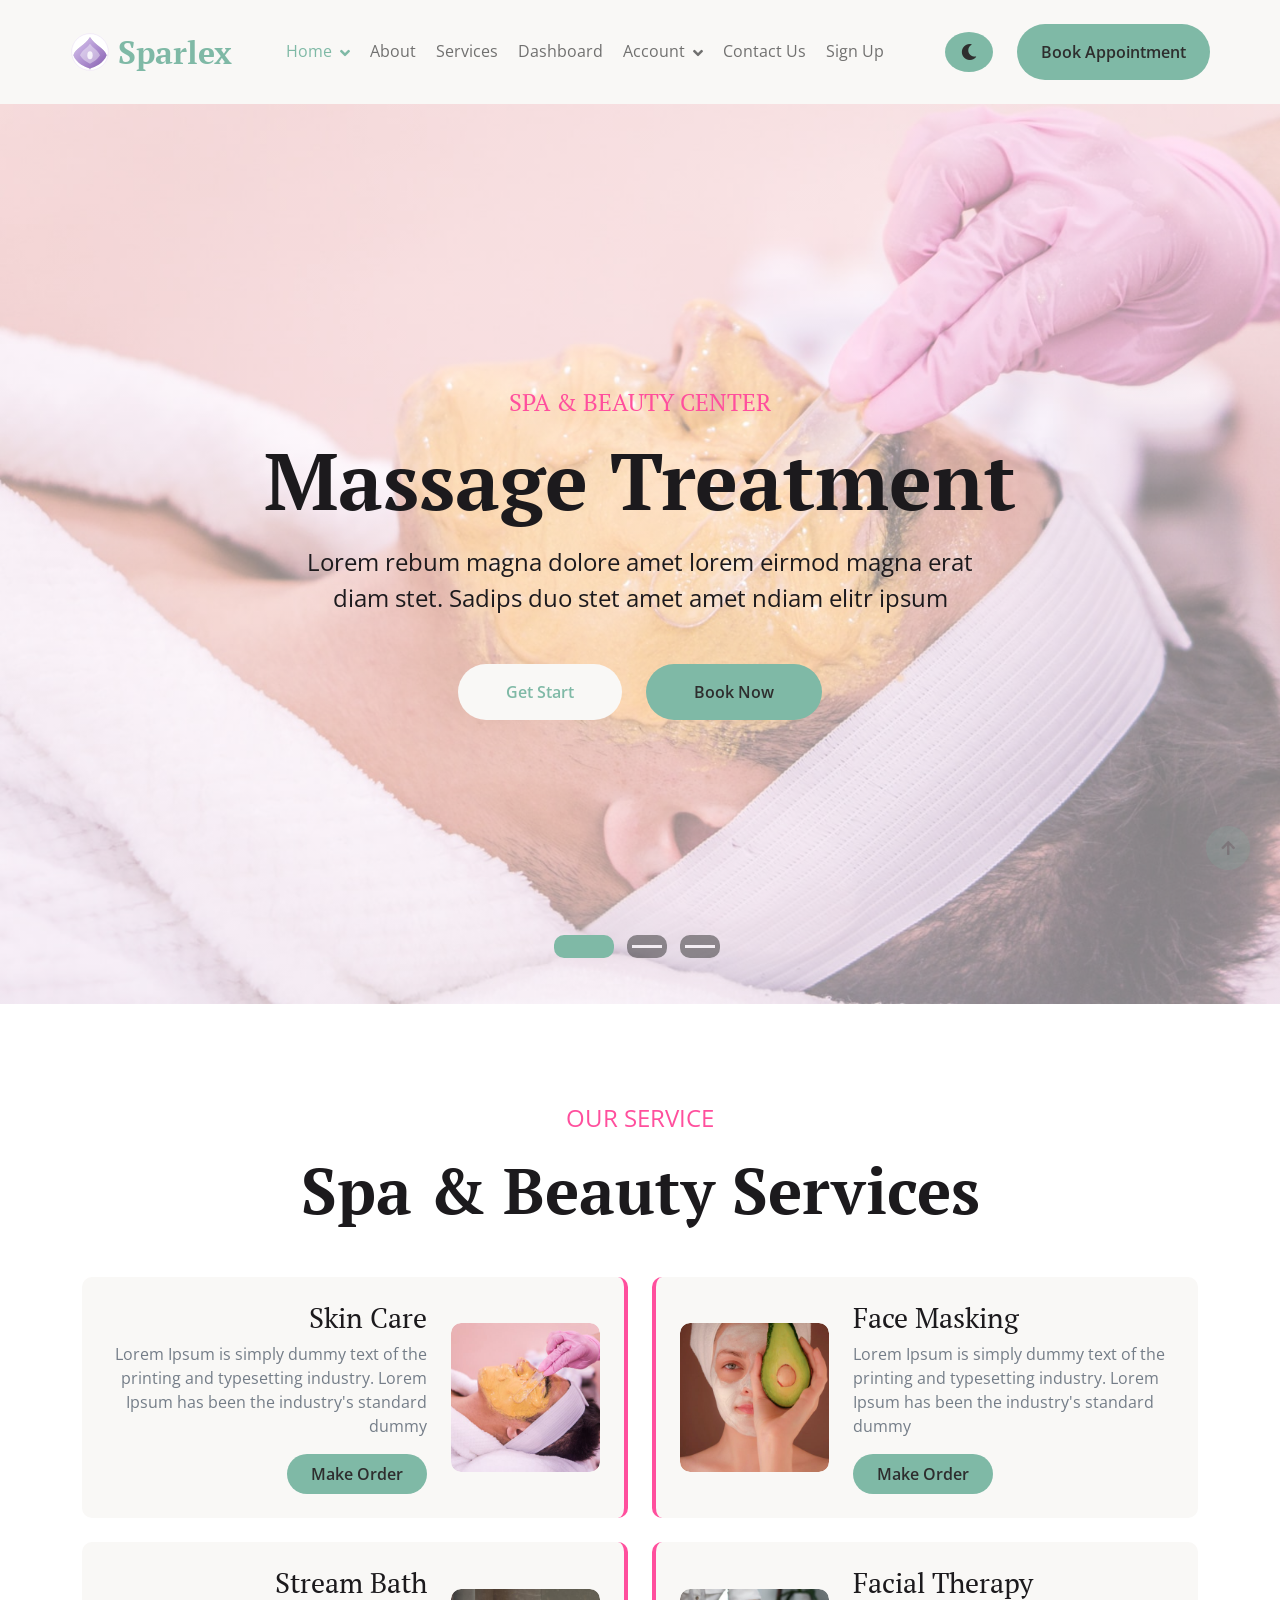
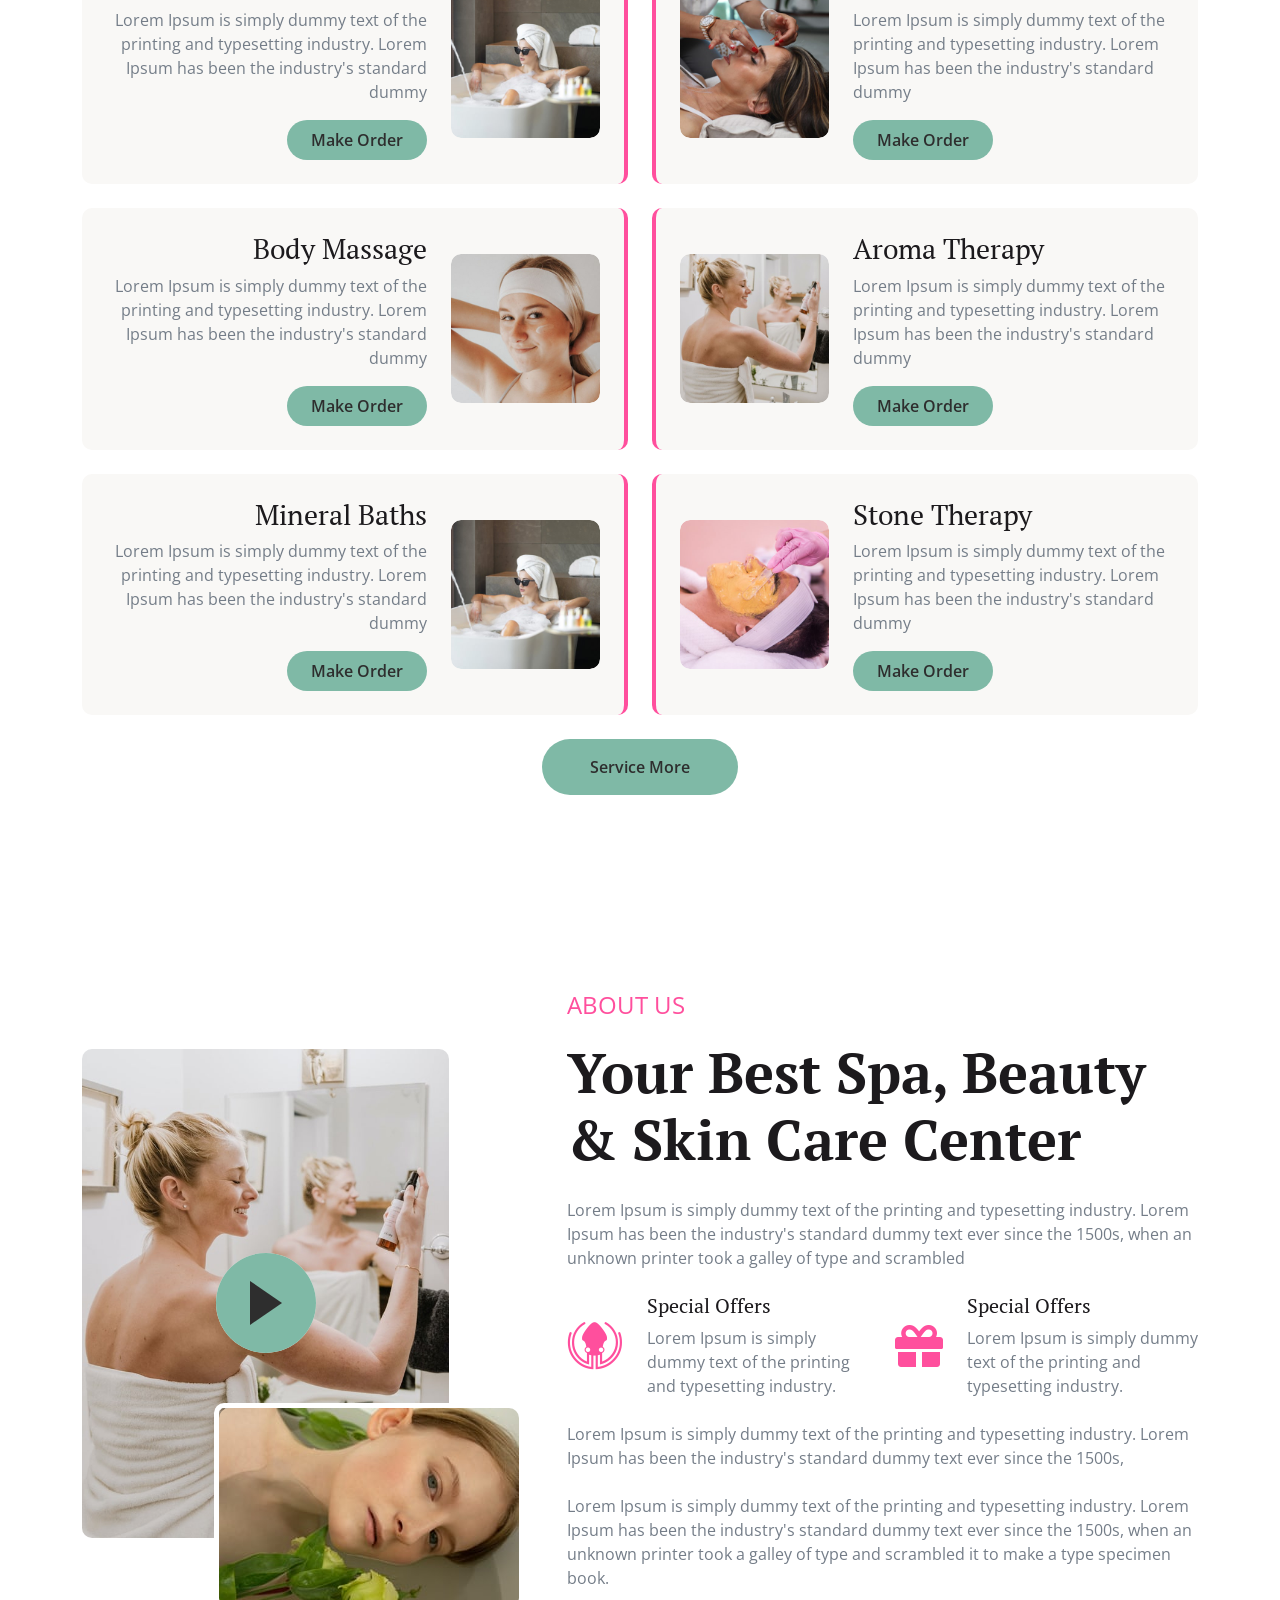
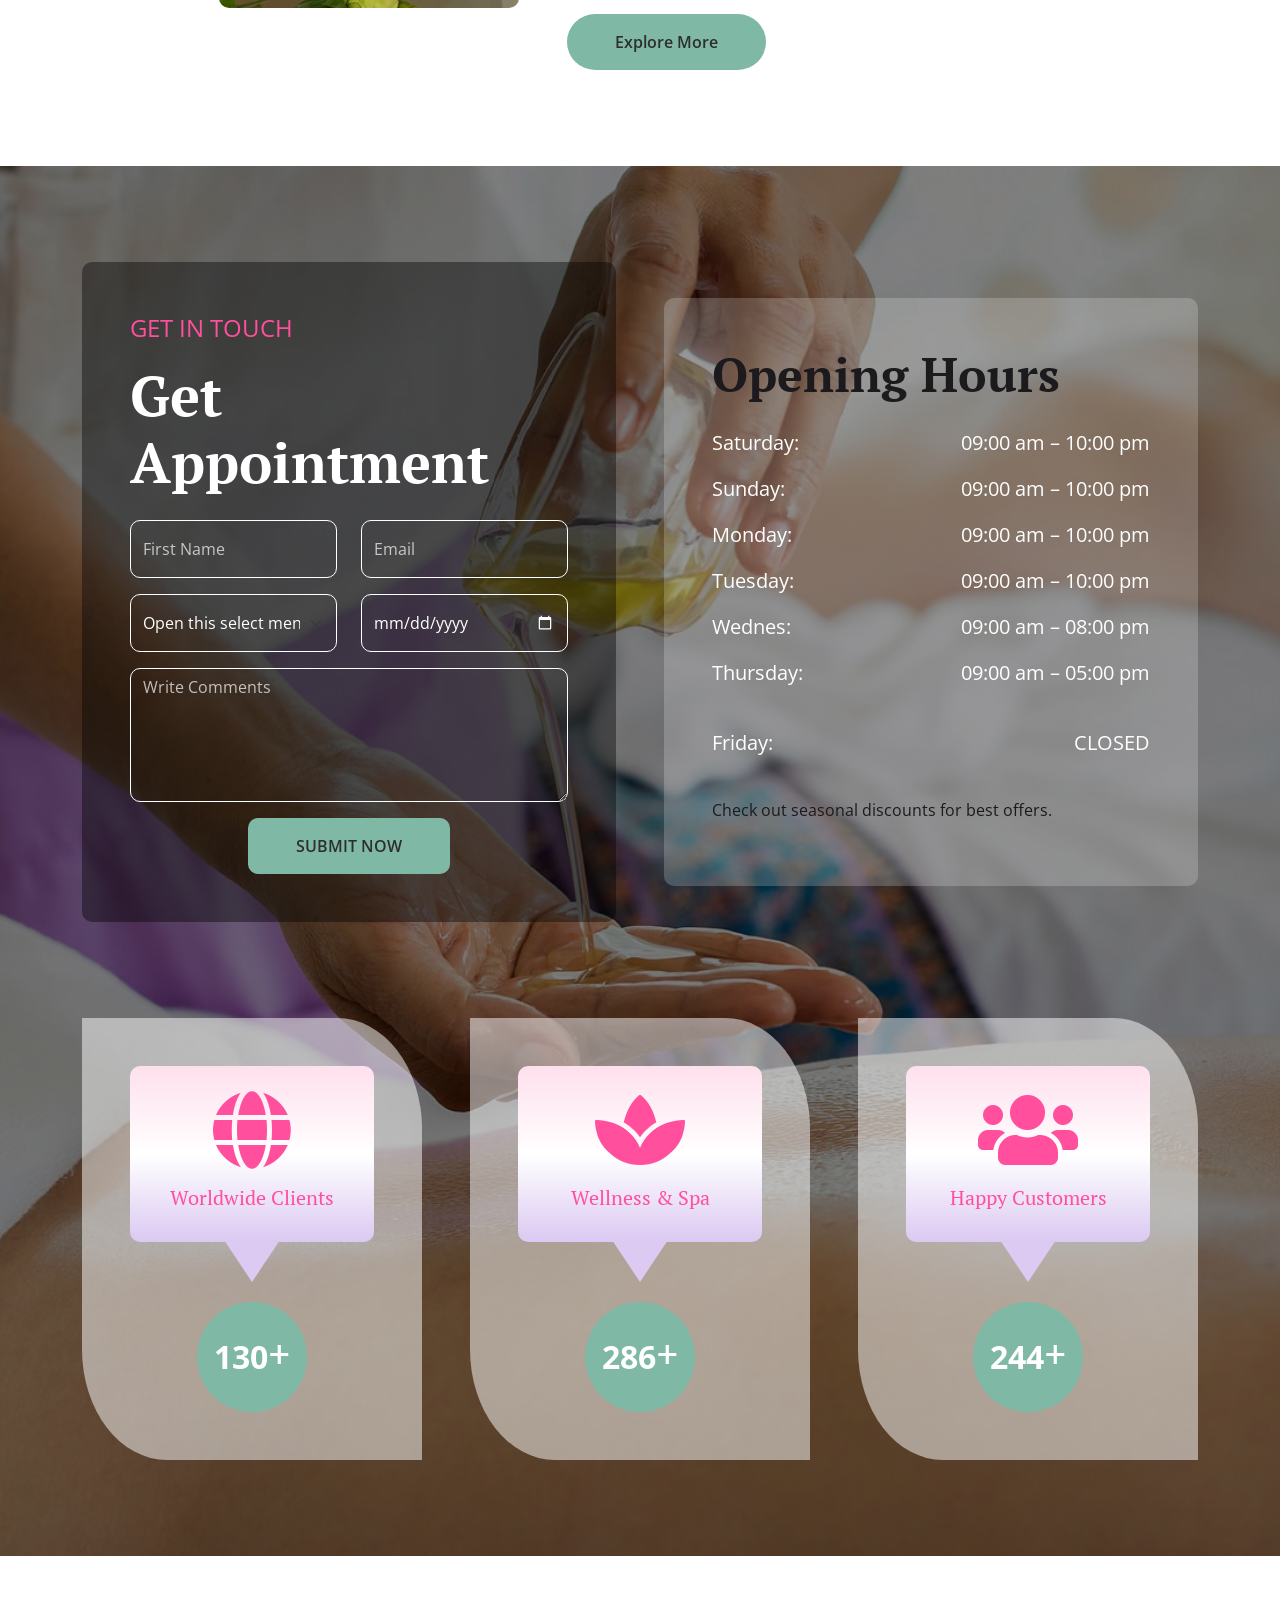
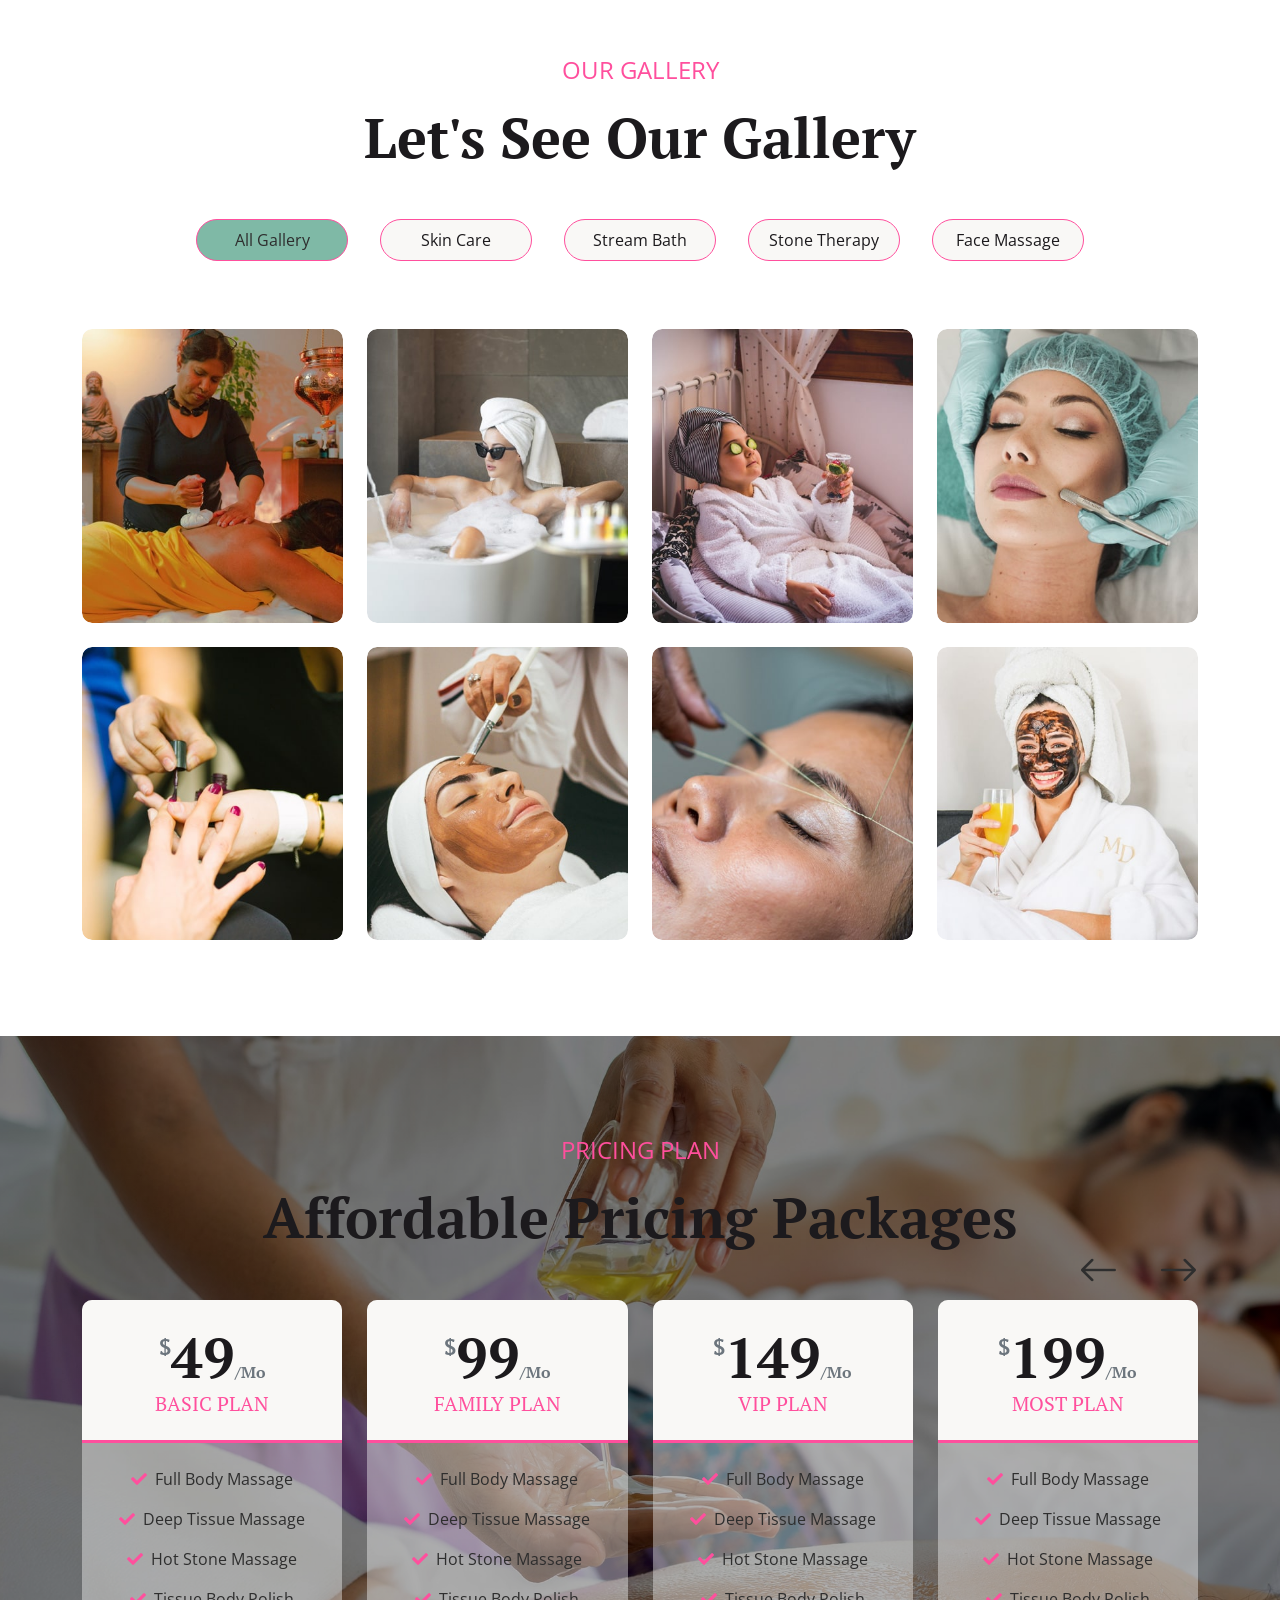
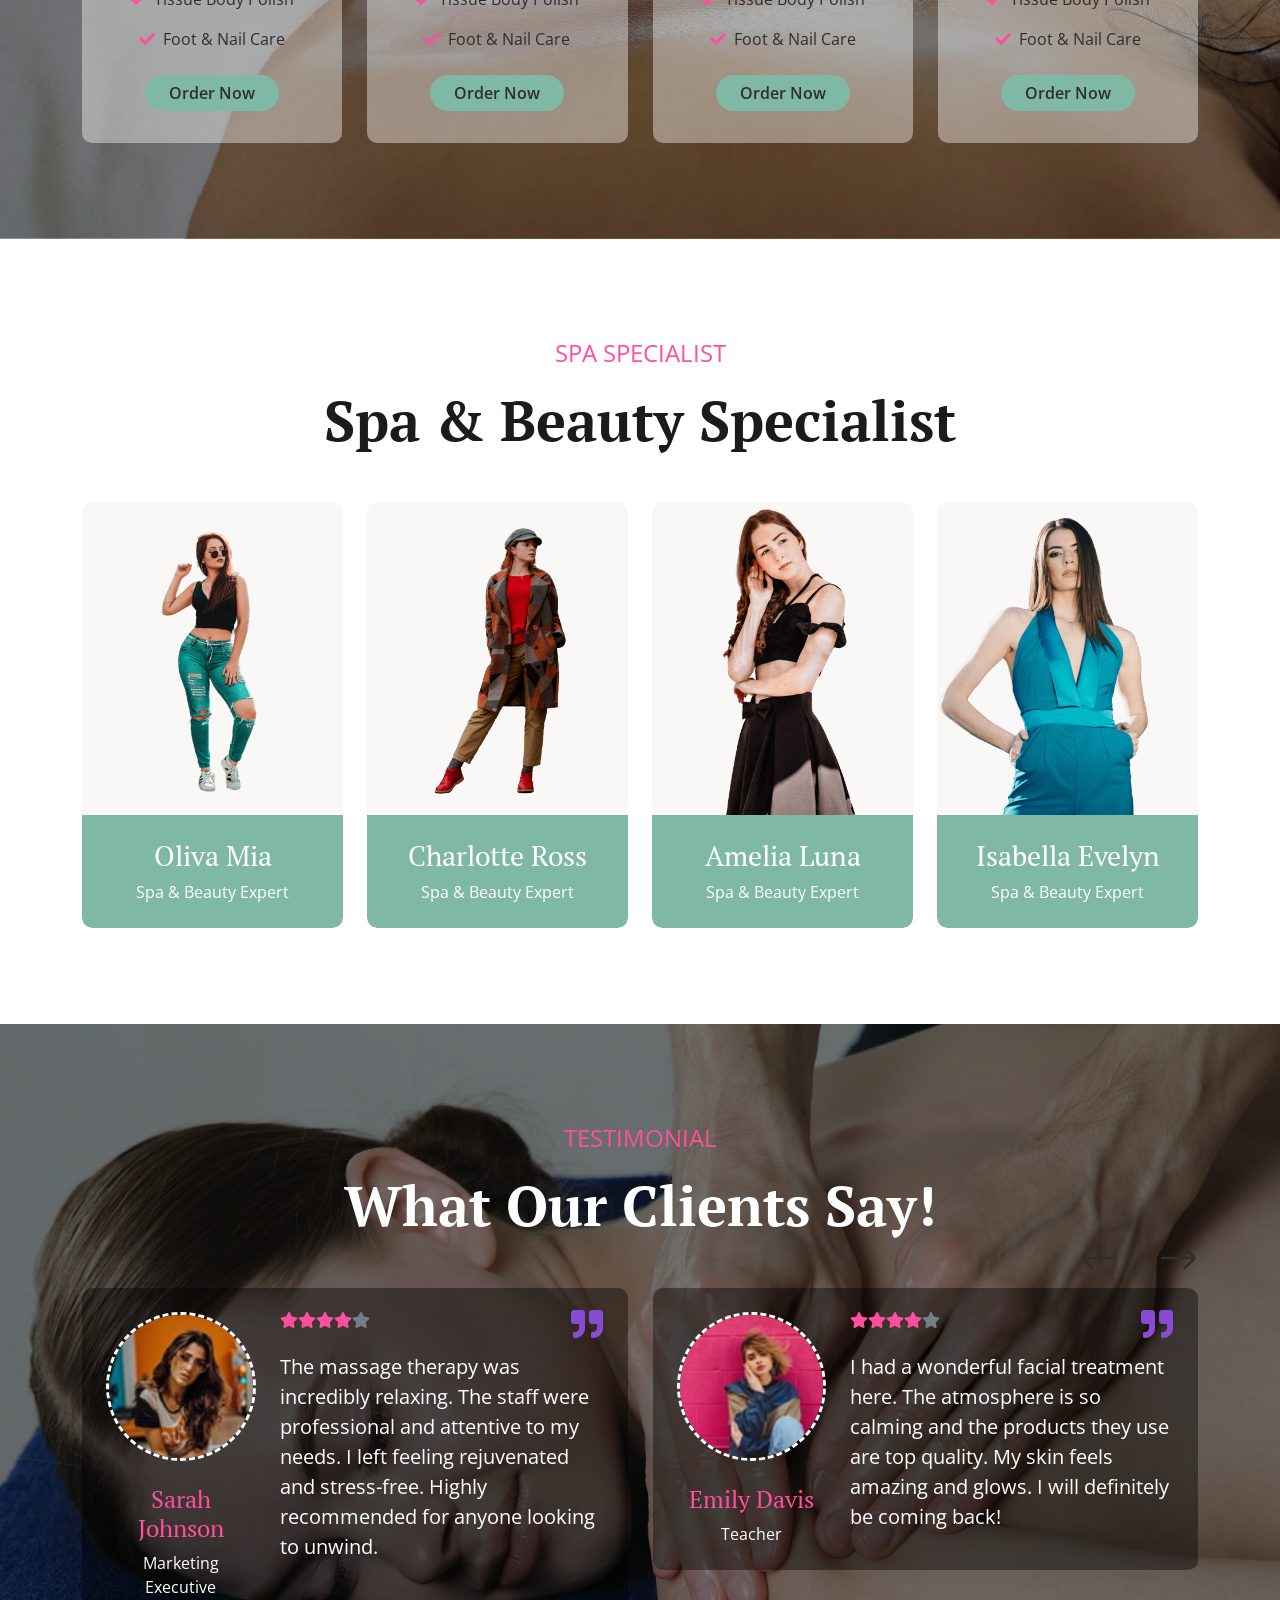
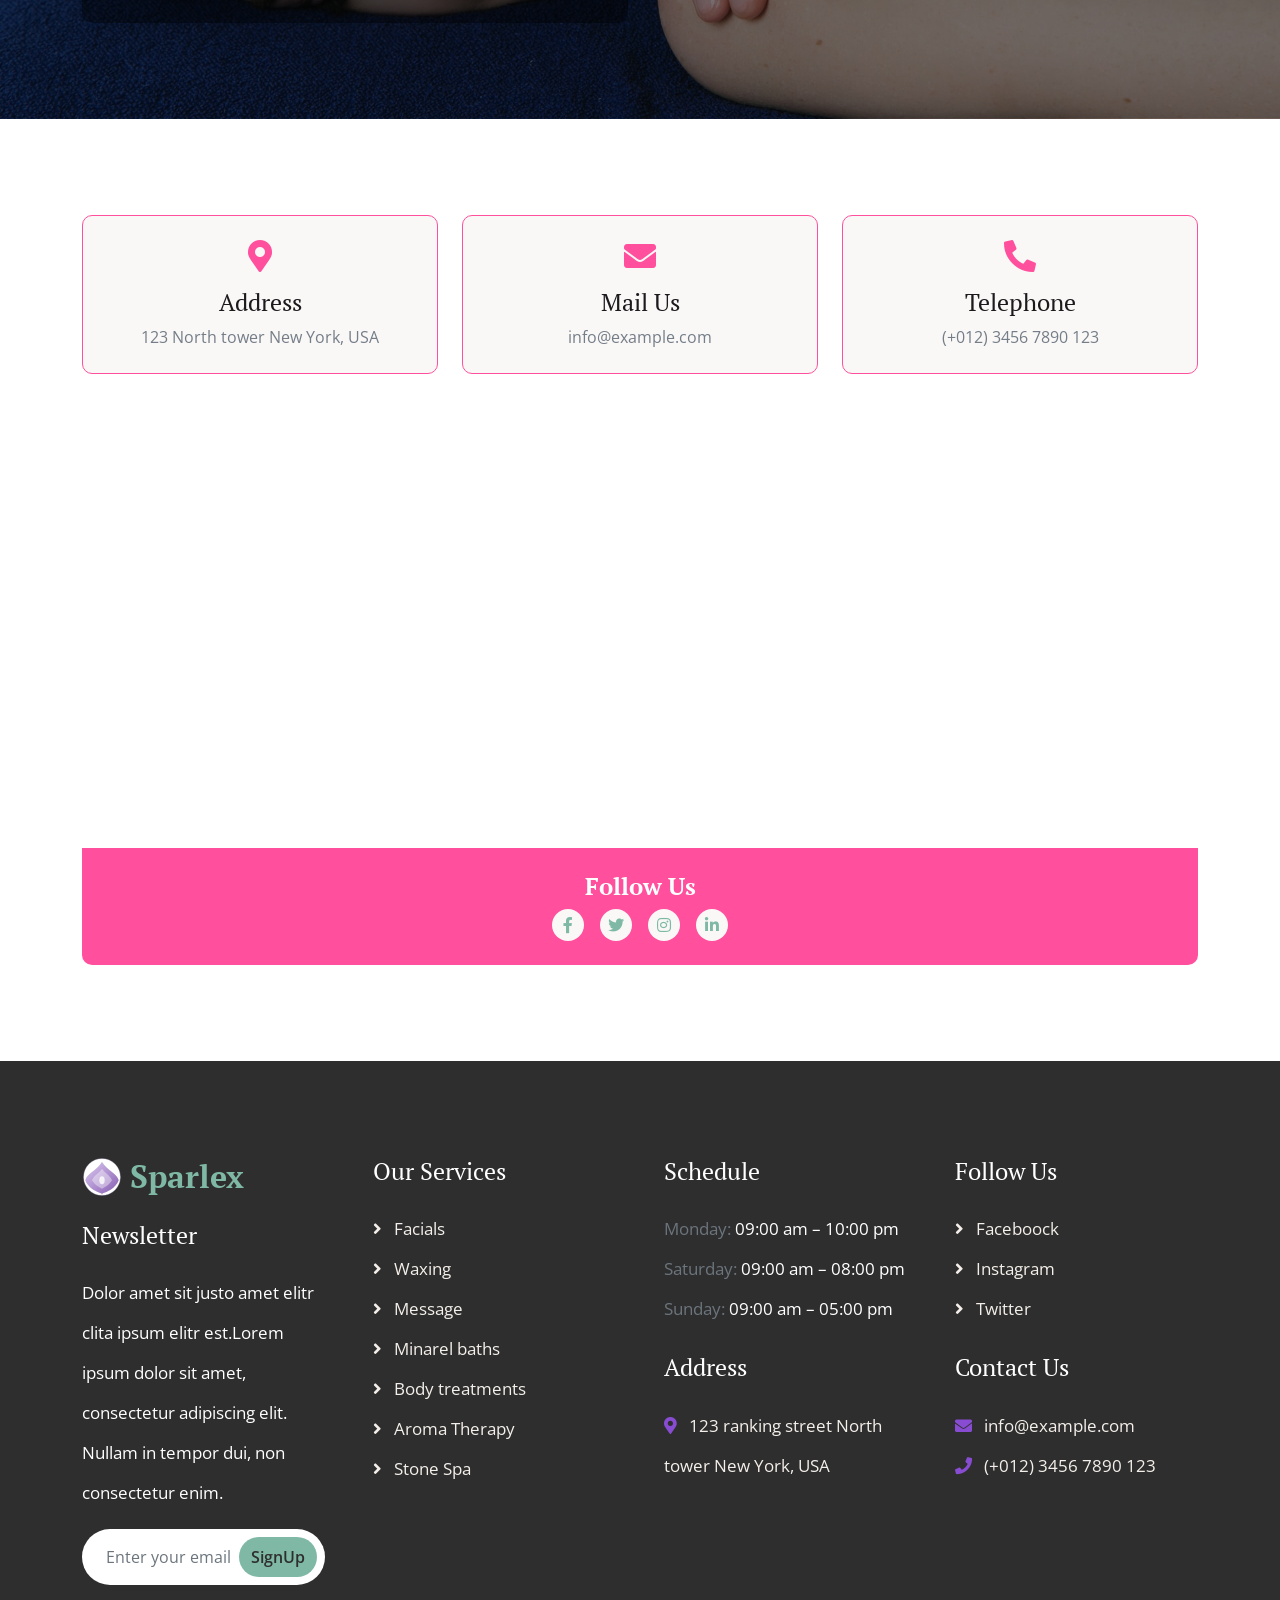
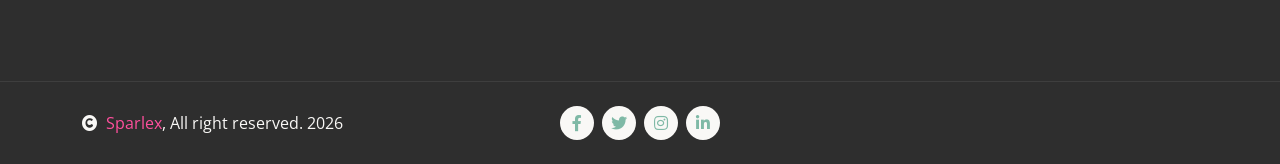
<file: index.html>
<!DOCTYPE html>
<html lang="en">

<head>
    <meta charset="utf-8">
    <title>Sparlex - Spa Website Template</title>
    <meta content="width=device-width, initial-scale=1.0" name="viewport">
    <meta content="" name="keywords">
    <meta content="" name="description">
    <link rel="icon" href="img/favicon.svg" type="image/svg+xml">

    <!-- Google Web Fonts -->
    <link rel="preconnect" href="https://fonts.googleapis.com">
    <link rel="preconnect" href="https://fonts.gstatic.com" crossorigin>
    <link
        href="https://fonts.googleapis.com/css2?family=Open+Sans:wght@400;600&family=PT+Serif:wght@400;700&display=swap"
        rel="stylesheet">

    <!-- Icon Font Stylesheet -->
    <link rel="stylesheet" href="https://use.fontawesome.com/releases/v5.15.4/css/all.css" />
    <link href="https://cdn.jsdelivr.net/npm/bootstrap-icons@1.4.1/font/bootstrap-icons.css" rel="stylesheet">

    <!-- Libraries Stylesheet -->
    <link href="lib/animate/animate.min.css" rel="stylesheet">
    <link href="lib/lightbox/css/lightbox.min.css" rel="stylesheet">
    <link href="lib/owlcarousel/assets/owl.carousel.min.css" rel="stylesheet">


    <!-- Customized Bootstrap Stylesheet -->
    <link href="css/bootstrap.min.css" rel="stylesheet">

    <!-- Template Stylesheet -->
    <link href="css/style.css" rel="stylesheet">
</head>

<body>

    <!-- Spinner Start -->
    <div id="spinner"
        class="show w-100 vh-100 bg-white position-fixed translate-middle top-50 start-50  d-flex align-items-center justify-content-center">
        <div class="spinner-grow text-primary" role="status"></div>
    </div>
    <!-- Spinner End -->


    <!-- Navbar start -->
    <div class="container-fluid sticky-top px-0">
        <div class="container-fluid bg-light">
            <div class="container px-0">
                <nav class="navbar navbar-light navbar-expand-xl">
                    <a href="index.html" class="navbar-brand d-flex align-items-center">
                        <img src="img/logo.svg" alt="Logo" class="img-fluid" style="height: 40px;">
                        <h1 class="text-primary display-6 mb-0 ms-2">Sparlex</h1>
                    </a>
                    <button class="navbar-toggler py-2 px-3" type="button" data-bs-toggle="collapse"
                        data-bs-target="#navbarCollapse">
                        <span class="fa fa-bars text-primary"></span>
                    </button>
                    <div class="collapse navbar-collapse bg-light py-3" id="navbarCollapse">
                        <div class="navbar-nav mx-auto border-top">
                            <div class="nav-item dropdown">
                                <a href="#" class="nav-link dropdown-toggle" data-bs-toggle="dropdown">Home</a>
                                <div class="dropdown-menu m-0 bg-secondary rounded-0">
                                    <a href="index.html" class="dropdown-item">Home 1</a>
                                    <a href="home2.html" class="dropdown-item">Home 2</a>
                                </div>
                            </div>
                            <a href="about.html" class="nav-item nav-link">About</a>
                            <a href="service.html" class="nav-item nav-link">Services</a>
                            <a href="dashboard.html" class="nav-item nav-link">Dashboard</a>
                            <div class="nav-item dropdown">
                                <a href="#" class="nav-link dropdown-toggle" data-bs-toggle="dropdown">Account</a>
                                <div class="dropdown-menu m-0 bg-secondary rounded-0">
                                    <a href="team.html" class="dropdown-item">Team</a>
                                    <a href="appointment.html" class="dropdown-item">Appointment</a>
                                    <a href="404.html" class="dropdown-item">404 page</a>

                                </div>
                            </div>
                            <a href="contact.html" class="nav-item nav-link">Contact Us</a>
                            <a href="register.html" class="nav-item nav-link">Sign Up</a>
                        </div>
                        <div class="d-flex align-items-center flex-nowrap pt-xl-0">
                            <button id="theme-toggle"
                                class="btn btn-primary btn-primary-outline-0 rounded-circle py-2 px-3 ms-4">
                                <i class="fas fa-moon"></i>
                            </button>
                            <a href="appointment.html"
                                class="btn btn-primary btn-primary-outline-0 rounded-pill py-3 px-4 ms-4">Book
                                Appointment</a>
                        </div>
                    </div>
                </nav>
            </div>
        </div>
    </div>
    <!-- Navbar End -->


    <!-- Modal Search Start -->
    <div class="modal fade" id="searchModal" tabindex="-1" aria-labelledby="exampleModalLabel" aria-hidden="true">
        <div class="modal-dialog modal-fullscreen">
            <div class="modal-content rounded-0">
                <div class="modal-header">
                    <h4 class="modal-title mb-0" id="exampleModalLabel">Search by keyword</h4>
                    <button type="button" class="btn-close" data-bs-dismiss="modal" aria-label="Close"></button>
                </div>
                <div class="modal-body d-flex align-items-center">
                    <form class="input-group w-75 mx-auto d-flex search-form">
                        <input type="search" class="form-control p-3" placeholder="keywords"
                            aria-describedby="search-icon-1">
                        <button type="submit" id="search-icon-1" class="input-group-text p-3"><i
                                class="fa fa-search"></i></button>
                    </form>
                </div>
            </div>
        </div>
    </div>
    <!-- Modal Search End -->



    <!-- Carousel Start -->
    <div class="container-fluid carousel-header px-0">
        <div id="carouselId" class="carousel slide" data-bs-ride="carousel">
            <ol class="carousel-indicators">
                <li data-bs-target="#carouselId" data-bs-slide-to="0" class="active"></li>
                <li data-bs-target="#carouselId" data-bs-slide-to="1"></li>
                <li data-bs-target="#carouselId" data-bs-slide-to="2"></li>
            </ol>
            <div class="carousel-inner" role="listbox">
                <div class="carousel-item active">
                    <img src="img/carousel-3.jpg" class="img-fluid" alt="Image">
                    <div class="carousel-caption">
                        <div class="p-3" style="max-width: 900px;">
                            <h4 class="text-primary text-uppercase mb-3">Spa & Beauty Center</h4>
                            <h1 class="display-1 text-capitalize text-dark mb-3">Massage Treatment</h1>
                            <p class="mx-md-5 fs-4 px-4 mb-5 text-dark">Lorem rebum magna dolore amet lorem eirmod magna
                                erat diam stet. Sadips duo stet amet amet ndiam elitr ipsum</p>
                            <div class="d-flex align-items-center justify-content-center">
                                <a class="btn btn-light btn-light-outline-0 rounded-pill py-3 px-5 me-4"
                                    href="service.html">Get
                                    Start</a>
                                <a class="btn btn-primary btn-primary-outline-0 rounded-pill py-3 px-5"
                                    href="appointment.html">Book
                                    Now</a>
                            </div>
                        </div>
                    </div>
                </div>
                <div class="carousel-item">
                    <img src="img/carousel-2.jpg" class="img-fluid" alt="Image">
                    <div class="carousel-caption">
                        <div class="p-3" style="max-width: 900px;">
                            <h4 class="text-primary text-uppercase mb-3" style="letter-spacing: 3px;">Spa & Beauty
                                Center</h4>
                            <h1 class="display-1 text-capitalize text-dark mb-3">Facial Treatment</h1>
                            <p class="mx-md-5 fs-4 px-5 mb-5 text-dark">Lorem rebum magna dolore amet lorem eirmod magna
                                erat diam stet. Sadips duo stet amet amet ndiam elitr ipsum</p>
                            <div class="d-flex align-items-center justify-content-center">
                                <a class="btn btn-light btn-light-outline-0 rounded-pill py-3 px-5 me-4"
                                    href="service.html">Get
                                    Start</a>
                                <a class="btn btn-primary btn-primary-outline-0 rounded-pill py-3 px-5"
                                    href="appointment.html">Book
                                    Now</a>
                            </div>
                        </div>
                    </div>
                </div>
                <div class="carousel-item">
                    <img src="img/carousel-1.jpg" class="img-fluid" alt="Image">
                    <div class="carousel-caption">
                        <div class="p-3" style="max-width: 900px;">
                            <h4 class="text-primary text-uppercase mb-3" style="letter-spacing: 3px;">Spa & Beauty
                                Center</h4>
                            <h1 class="display-1 text-capitalize text-dark">Cellulite Treatment</h1>
                            <p class="mx-md-5 fs-4 px-5 mb-5 text-dark">Lorem rebum magna dolore amet lorem eirmod magna
                                erat diam stet. Sadips duo stet amet amet ndiam elitr ipsum</p>
                            <div class="d-flex align-items-center justify-content-center">
                                <a class="btn btn-light btn-light-outline-0 rounded-pill py-3 px-5 me-4"
                                    href="service.html">Get
                                    Start</a>
                                <a class="btn btn-primary btn-primary-outline-0 rounded-pill py-3 px-5"
                                    href="appointment.html">Book
                                    Now</a>
                            </div>
                        </div>
                    </div>
                </div>
            </div>
            <button class="carousel-control-prev" type="button" data-bs-target="#carouselId" data-bs-slide="prev">
                <span class="carousel-control-prev-icon" aria-hidden="true"></span>
                <span class="visually-hidden">Previous</span>
            </button>
            <button class="carousel-control-next" type="button" data-bs-target="#carouselId" data-bs-slide="next">
                <span class="carousel-control-next-icon" aria-hidden="true"></span>
                <span class="visually-hidden">Next</span>
            </button>
        </div>
    </div>
    <!-- Carousel End -->


    <!-- Services Start -->
    <div class="container-fluid services py-5">
        <div class="container py-5">
            <div class="mx-auto text-center mb-5" style="max-width: 800px;">
                <p class="fs-4 text-uppercase text-center text-primary">Our Service</p>
                <h1 class="display-3">Spa & Beauty Services</h1>
            </div>
            <div class="row g-4">
                <div class="col-lg-6">
                    <div class="services-item bg-light border-4 border-end border-primary rounded p-4">
                        <div class="row align-items-center">
                            <div class="col-8">
                                <div class="services-content text-end">
                                    <h3>Skin Care</h3>
                                    <p>Lorem Ipsum is simply dummy text of the printing and typesetting industry. Lorem
                                        Ipsum has been the industry's standard dummy</p>
                                    <a href="#"
                                        class="btn btn-primary btn-primary-outline-0 rounded-pill py-2 px-4">Make
                                        Order</a>
                                </div>
                            </div>
                            <div class="col-4">
                                <div class="services-img d-flex align-items-center justify-content-center rounded">
                                    <img src="img/services-1.jpg" class="img-fluid rounded" alt="">
                                </div>
                            </div>
                        </div>
                    </div>
                </div>
                <div class="col-lg-6">
                    <div class="services-item bg-light border-4 border-start border-primary rounded p-4">
                        <div class="row align-items-center">
                            <div class="col-4">
                                <div class="services-img d-flex align-items-center justify-content-center rounded">
                                    <img src="img/services-2.jpg" class="img-fluid rounded" alt="">
                                </div>
                            </div>
                            <div class="col-8">
                                <div class="services-content text-start">
                                    <h3>Face Masking</h3>
                                    <p>Lorem Ipsum is simply dummy text of the printing and typesetting industry. Lorem
                                        Ipsum has been the industry's standard dummy</p>
                                    <a href="#"
                                        class="btn btn-primary btn-primary-outline-0 rounded-pill py-2 px-4">Make
                                        Order</a>
                                </div>
                            </div>
                        </div>
                    </div>
                </div>
                <div class="col-lg-6">
                    <div class="services-item bg-light border-4 border-end border-primary rounded p-4">
                        <div class="row align-items-center">
                            <div class="col-8">
                                <div class="services-content text-end">
                                    <h3>Stream Bath</h3>
                                    <p>Lorem Ipsum is simply dummy text of the printing and typesetting industry. Lorem
                                        Ipsum has been the industry's standard dummy</p>
                                    <a href="#"
                                        class="btn btn-primary btn-primary-outline-0 rounded-pill py-2 px-4">Make
                                        Order</a>
                                </div>
                            </div>
                            <div class="col-4">
                                <div class="services-img d-flex align-items-center justify-content-center rounded">
                                    <img src="img/services-3.jpg" class="img-fluid rounded" alt="">
                                </div>
                            </div>
                        </div>
                    </div>
                </div>
                <div class="col-lg-6">
                    <div class="services-item bg-light border-4 border-start border-primary rounded p-4">
                        <div class="row align-items-center">
                            <div class="col-4">
                                <div class="services-img d-flex align-items-center justify-content-center rounded">
                                    <img src="img/services-4.jpg" class="img-fluid rounded" alt="">
                                </div>
                            </div>
                            <div class="col-8">
                                <div class="services-content text-start">
                                    <h3>Facial Therapy</h3>
                                    <p>Lorem Ipsum is simply dummy text of the printing and typesetting industry. Lorem
                                        Ipsum has been the industry's standard dummy</p>
                                    <a href="#"
                                        class="btn btn-primary btn-primary-outline-0 rounded-pill py-2 px-4">Make
                                        Order</a>
                                </div>
                            </div>
                        </div>
                    </div>
                </div>
                <div class="col-lg-6">
                    <div class="services-item bg-light border-4 border-end border-primary rounded p-4">
                        <div class="row align-items-center">
                            <div class="col-8">
                                <div class="services-content text-end">
                                    <h3>Body Massage</h3>
                                    <p>Lorem Ipsum is simply dummy text of the printing and typesetting industry. Lorem
                                        Ipsum has been the industry's standard dummy</p>
                                    <a href="#"
                                        class="btn btn-primary btn-primary-outline-0 rounded-pill py-2 px-4">Make
                                        Order</a>
                                </div>
                            </div>
                            <div class="col-4">
                                <div class="services-img d-flex align-items-center justify-content-center rounded">
                                    <img src="img/services-5.jpg" class="img-fluid rounded" alt="">
                                </div>
                            </div>
                        </div>
                    </div>
                </div>
                <div class="col-lg-6">
                    <div class="services-item bg-light border-4 border-start border-primary rounded p-4">
                        <div class="row align-items-center">
                            <div class="col-4">
                                <div class="services-img d-flex align-items-center justify-content-center rounded">
                                    <img src="img/services-6.jpg" class="img-fluid rounded" alt="">
                                </div>
                            </div>
                            <div class="col-8">
                                <div class="services-content text-start">
                                    <h3>Aroma Therapy</h3>
                                    <p>Lorem Ipsum is simply dummy text of the printing and typesetting industry. Lorem
                                        Ipsum has been the industry's standard dummy</p>
                                    <a href="#"
                                        class="btn btn-primary btn-primary-outline-0 rounded-pill py-2 px-4">Make
                                        Order</a>
                                </div>
                            </div>
                        </div>
                    </div>
                </div>
                <div class="col-lg-6">
                    <div class="services-item bg-light border-4 border-end border-primary rounded p-4">
                        <div class="row align-items-center">
                            <div class="col-8">
                                <div class="services-content text-end">
                                    <h3>Mineral Baths</h3>
                                    <p>Lorem Ipsum is simply dummy text of the printing and typesetting industry. Lorem
                                        Ipsum has been the industry's standard dummy</p>
                                    <a href="#"
                                        class="btn btn-primary btn-primary-outline-0 rounded-pill py-2 px-4">Make
                                        Order</a>
                                </div>
                            </div>
                            <div class="col-4">
                                <div class="services-img d-flex align-items-center justify-content-center rounded">
                                    <img src="img/services-3.jpg" class="img-fluid rounded" alt="">
                                </div>
                            </div>
                        </div>
                    </div>
                </div>
                <div class="col-lg-6">
                    <div class="services-item bg-light border-4 border-start border-primary rounded p-4">
                        <div class="row align-items-center">
                            <div class="col-4">
                                <div class="services-img d-flex align-items-center justify-content-center rounded">
                                    <img src="img/services-1.jpg" class="img-fluid rounded" alt="">
                                </div>
                            </div>
                            <div class="col-8">
                                <div class="services-content text-start">
                                    <h3>Stone Therapy</h3>
                                    <p>Lorem Ipsum is simply dummy text of the printing and typesetting industry. Lorem
                                        Ipsum has been the industry's standard dummy</p>
                                    <a href="#"
                                        class="btn btn-primary btn-primary-outline-0 rounded-pill py-2 px-4">Make
                                        Order</a>
                                </div>
                            </div>
                        </div>
                    </div>
                </div>
                <div class="col-12">
                    <div class="services-btn text-center">
                        <a href="#" class="btn btn-primary btn-primary-outline-0 rounded-pill py-3 px-5">Service
                            More</a>
                    </div>
                </div>
            </div>
        </div>
    </div>
    <!-- Services End -->


    <!-- About Start -->
    <div class="container-fluid about py-5">
        <div class="container py-5">
            <div class="row g-5 align-items-center">
                <div class="col-lg-5">
                    <div class="video">
                        <img src="img/about-1.jpg" class="img-fluid rounded" alt="">
                        <div class="position-absolute rounded border-5 border-top border-start border-white"
                            style="bottom: 0; right: 0;;">
                            <img src="img/about-2.jpg" class="img-fluid rounded" alt="">
                        </div>
                        <button type="button" class="btn btn-play" data-bs-toggle="modal"
                            data-src="https://www.youtube.com/embed/DWRcNpR6Kdc" data-bs-target="#videoModal">
                            <span></span>
                        </button>
                    </div>
                </div>
                <div class="col-lg-7">
                    <p class="fs-4 text-uppercase text-primary">About Us</p>
                    <h1 class="display-4 mb-4">Your Best Spa, Beauty & Skin Care Center</h1>
                    <p class="mb-4">Lorem Ipsum is simply dummy text of the printing and typesetting industry. Lorem
                        Ipsum has been the industry's standard dummy text ever since the 1500s, when an unknown printer
                        took a galley of type and scrambled
                    </p>
                    <div class="row g-4">
                        <div class="col-md-6">
                            <div class="d-flex align-items-center">
                                <i class="fab fa-gitkraken fa-3x text-primary"></i>
                                <div class="ms-4">
                                    <h5 class="mb-2">Special Offers</h5>
                                    <p class="mb-0">Lorem Ipsum is simply dummy text of the printing and typesetting
                                        industry.</p>
                                </div>
                            </div>
                        </div>
                        <div class="col-md-6">
                            <div class="d-flex align-items-center">
                                <i class="fas fa-gift fa-3x text-primary"></i>
                                <div class="ms-4">
                                    <h5 class="mb-2">Special Offers</h5>
                                    <p class="mb-0">Lorem Ipsum is simply dummy text of the printing and typesetting
                                        industry.</p>
                                </div>
                            </div>
                        </div>
                    </div>
                    <p class="my-4">Lorem Ipsum is simply dummy text of the printing and typesetting industry. Lorem
                        Ipsum has been the industry's standard dummy text ever since the 1500s,
                    </p>
                    <p class="mb-4">Lorem Ipsum is simply dummy text of the printing and typesetting industry. Lorem
                        Ipsum has been the industry's standard dummy text ever since the 1500s, when an unknown printer
                        took a galley of type and scrambled it to make a type specimen book.
                    </p>
                    <div class="text-center text-lg-start">
                        <a href="#" class="btn btn-primary btn-primary-outline-0 rounded-pill py-3 px-5">Explore
                            More</a>
                    </div>
                </div>
            </div>
        </div>
    </div>
    <!-- Modal Video -->
    <div class="modal fade" id="videoModal" tabindex="-1" aria-labelledby="exampleModalLabel" aria-hidden="true">
        <div class="modal-dialog">
            <div class="modal-content rounded-0">
                <div class="modal-header">
                    <h5 class="modal-title" id="exampleModalLabel">Youtube Video</h5>
                    <button type="button" class="btn-close" data-bs-dismiss="modal" aria-label="Close"></button>
                </div>
                <div class="modal-body">
                    <!-- 16:9 aspect ratio -->
                    <div class="ratio ratio-16x9">
                        <iframe class="embed-responsive-item" src="" id="video" allowfullscreen
                            allowscriptaccess="always" allow="autoplay"></iframe>
                    </div>
                </div>
            </div>
        </div>
    </div>
    <!-- About End -->


    <!-- Appointment Start -->
    <div class="container-fluid appointment py-5">
        <div class="container py-5">
            <div class="row g-5 align-items-center">
                <div class="col-lg-6">
                    <div class="appointment-form p-5">
                        <p class="fs-4 text-uppercase text-primary">Get In Touch</p>
                        <h1 class="display-4 mb-4 text-white">Get Appointment</h1>
                        <form>
                            <div class="row gy-3 gx-4">
                                <div class="col-lg-6">
                                    <input type="text" class="form-control py-3 border-white bg-transparent text-white"
                                        placeholder="First Name">
                                </div>
                                <div class="col-lg-6">
                                    <input type="email" class="form-control py-3 border-white bg-transparent text-white"
                                        placeholder="Email">
                                </div>
                                <div class="col-lg-6">
                                    <select class="form-select py-3 border-white bg-transparent text-white"
                                        aria-label="Default select example">
                                        <option selected>Open this select menu</option>
                                        <option value="1">One</option>
                                        <option value="2">Two</option>
                                        <option value="3">Three</option>
                                    </select>
                                </div>
                                <div class="col-lg-6">
                                    <input type="date" class="form-control py-3 border-white bg-transparent text-white">
                                </div>
                                <div class="col-lg-12">
                                    <textarea class="form-control border-white bg-transparent text-white" name="text"
                                        id="area-text" cols="30" rows="5" placeholder="Write Comments"></textarea>
                                </div>
                                <div class="col-lg-12 text-center">
                                    <button type="button" class="btn btn-primary btn-primary-outline-0 py-3 px-5">SUBMIT
                                        NOW</button>
                                </div>
                            </div>
                        </form>
                    </div>
                </div>
                <div class="col-lg-6">
                    <div class="appointment-time p-5">
                        <h1 class="display-5 mb-4">Opening Hours</h1>
                        <div class="d-flex justify-content-between fs-5 text-white">
                            <p>Saturday:</p>
                            <p>09:00 am – 10:00 pm</p>
                        </div>
                        <div class="d-flex justify-content-between fs-5 text-white">
                            <p>Sunday:</p>
                            <p>09:00 am – 10:00 pm</p>
                        </div>
                        <div class="d-flex justify-content-between fs-5 text-white">
                            <p>Monday:</p>
                            <p>09:00 am – 10:00 pm</p>
                        </div>
                        <div class="d-flex justify-content-between fs-5 text-white">
                            <p>Tuesday:</p>
                            <p>09:00 am – 10:00 pm</p>
                        </div>
                        <div class="d-flex justify-content-between fs-5 text-white">
                            <p>Wednes:</p>
                            <p>09:00 am – 08:00 pm</p>
                        </div>
                        <div class="d-flex justify-content-between fs-5 text-white mb-4">
                            <p>Thursday:</p>
                            <p>09:00 am – 05:00 pm</p>
                        </div>
                        <div class="d-flex justify-content-between fs-5 text-white mb-4">
                            <p>Friday:</p>
                            <p>CLOSED</p>
                        </div>
                        <p class="text-dark">Check out seasonal discounts for best offers.</p>
                    </div>
                </div>
            </div>
        </div>
        <!-- Counter Start -->
        <div class="container-fluid counter-section">
            <div class="container py-5">
                <div class="row g-5 justify-content-center">
                    <div class="col-md-6 col-lg-4 col-xl-4">
                        <div class="counter-item p-5">
                            <div class="counter-content bg-white p-4">
                                <i class="fas fa-globe fa-5x text-primary mb-3"></i>
                                <h5 class="text-primary">Worldwide Clients</h5>
                                <div class="svg-img">
                                    <svg width="100" height="50">
                                        <polygon points="55, 10 85, 55 25, 55 25," style="fill: #DCCAF2;" />
                                    </svg>
                                </div>
                            </div>
                            <div class="counter-quantity">
                                <span class="text-white fs-2 fw-bold" data-toggle="counter-up">379</span>
                                <span class="h1 fw-bold text-white">+</span>
                            </div>
                        </div>
                    </div>
                    <div class="col-md-6 col-lg-4 col-xl-4">
                        <div class="counter-item p-5">
                            <div class="counter-content bg-white p-4">
                                <i class="fas fa-spa fa-5x text-primary mb-3"></i>
                                <h5 class="text-primary">Wellness & Spa</h5>
                                <div class="svg-img">
                                    <svg width="100" height="50">
                                        <polygon points="55, 10 85, 55 25, 55 25," style="fill: #DCCAF2;" />
                                    </svg>
                                </div>
                            </div>
                            <div class="counter-quantity">
                                <span class="text-white fs-2 fw-bold" data-toggle="counter-up">829</span>
                                <span class="h1 fw-bold text-white">+</span>
                            </div>
                        </div>
                    </div>
                    <div class="col-md-6 col-lg-4 col-xl-4">
                        <div class="counter-item p-5">
                            <div class="counter-content bg-white p-4">
                                <i class="fas fa-users fa-5x text-primary mb-3"></i>
                                <h5 class="text-primary">Happy Customers</h5>
                                <div class="svg-img">
                                    <svg width="100" height="50">
                                        <polygon points="55, 10 85, 55 25, 55 25," style="fill: #DCCAF2;" />
                                    </svg>
                                </div>
                            </div>
                            <div class="counter-quantity">
                                <span class="text-white fs-2 fw-bold" data-toggle="counter-up">713</span>
                                <span class="h1 fw-bold text-white">+</span>
                            </div>
                        </div>
                    </div>
                </div>
            </div>
        </div>
        <!-- Counter End -->
    </div>
    <!-- Appointment End -->


    <!-- Gallery Start -->
    <div class="container-fluid gallery py-5">
        <div class="container py-5">
            <div class="text-center mx-auto mb-5" style="max-width: 800px;">
                <p class="fs-4 text-uppercase text-primary">Our Gallery</p>
                <h1 class="display-4 mb-4">Let's See Our Gallery</h1>
            </div>
            <div class="tab-class text-center">
                <ul class="nav nav-pills d-inline-flex justify-content-center mb-5">
                    <li class="nav-item">
                        <a class="d-flex mx-3 py-2 border border-primary bg-light rounded-pill active"
                            data-bs-toggle="pill" href="#tab-1">
                            <span class="text-dark" style="width: 150px;">All Gallery</span>
                        </a>
                    </li>
                    <li class="nav-item">
                        <a class="d-flex py-2 mx-3 border border-primary bg-light rounded-pill" data-bs-toggle="pill"
                            href="#tab-2">
                            <span class="text-dark" style="width: 150px;">Skin Care</span>
                        </a>
                    </li>
                    <li class="nav-item">
                        <a class="d-flex mx-3 py-2 border border-primary bg-light rounded-pill" data-bs-toggle="pill"
                            href="#tab-3">
                            <span class="text-dark" style="width: 150px;">Stream Bath</span>
                        </a>
                    </li>
                    <li class="nav-item">
                        <a class="d-flex mx-3 py-2 border border-primary bg-light rounded-pill" data-bs-toggle="pill"
                            href="#tab-4">
                            <span class="text-dark" style="width: 150px;">Stone Therapy</span>
                        </a>
                    </li>
                    <li class="nav-item">
                        <a class="d-flex mx-3 py-2 border border-primary bg-light rounded-pill" data-bs-toggle="pill"
                            href="#tab-5">
                            <span class="text-dark" style="width: 150px;">Face Massage</span>
                        </a>
                    </li>
                </ul>
                <div class="tab-content">
                    <div id="tab-1" class="tab-pane fade show p-0 active">
                        <div class="row g-4">
                            <div class="col-lg-12">
                                <div class="row g-4">
                                    <div class="col-lg-3">
                                        <div class="gallery-img">
                                            <img class="img-fluid rounded w-100" src="img/gallery-1.jpg" alt="">
                                            <div class="gallery-overlay p-4">
                                                <h4 class="text-secondary">Skin Care</h4>
                                            </div>
                                            <div class="search-icon">
                                                <a href="img/gallery-1.jpg" data-lightbox="Gallery-1" class="my-auto"><i
                                                        class="fas fa-search-plus btn-primary btn-primary-outline-0 rounded-circle p-3"></i></a>
                                            </div>
                                        </div>
                                    </div>
                                    <div class="col-lg-3">
                                        <div class="gallery-img">
                                            <img class="img-fluid rounded w-100" src="img/gallery-2.jpg" alt="">
                                            <div class="gallery-overlay p-4">
                                                <h4 class="text-secondary">Stream Bath</h4>
                                            </div>
                                            <div class="search-icon">
                                                <a href="img/gallery-2.jpg" data-lightbox="Gallery-2" class="my-auto"><i
                                                        class="fas fa-search-plus btn-primary btn-primary-outline-0 rounded-circle p-3"></i></a>
                                            </div>
                                        </div>
                                    </div>
                                    <div class="col-lg-3">
                                        <div class="gallery-img">
                                            <img class="img-fluid rounded w-100" src="img/gallery-3.jpg" alt="">
                                            <div class="gallery-overlay p-4">
                                                <h4 class="text-secondary">Stone Therapy</h4>
                                            </div>
                                            <div class="search-icon">
                                                <a href="img/gallery-3.jpg" data-lightbox="Gallery-3" class="my-auto"><i
                                                        class="fas fa-search-plus btn-primary btn-primary-outline-0 rounded-circle p-3"></i></a>
                                            </div>
                                        </div>
                                    </div>
                                    <div class="col-lg-3">
                                        <div class="gallery-img">
                                            <img class="img-fluid rounded w-100" src="img/gallery-4.jpg" alt="">
                                            <div class="gallery-overlay p-4">
                                                <h4 class="text-secondary">Face Massage</h4>
                                            </div>
                                            <div class="search-icon">
                                                <a href="img/gallery-4.jpg" data-lightbox="Gallery-4" class="my-auto"><i
                                                        class="fas fa-search-plus btn-primary btn-primary-outline-0 rounded-circle p-3"></i></a>
                                            </div>
                                        </div>
                                    </div>
                                    <div class="col-lg-3">
                                        <div class="gallery-img">
                                            <img class="img-fluid rounded w-100" src="img/gallery-5.jpg" alt="">
                                            <div class="gallery-overlay p-4">
                                                <h4 class="text-secondary">Skin Care</h4>
                                            </div>
                                            <div class="search-icon">
                                                <a href="img/gallery-5.jpg" data-lightbox="Gallery-5" class="my-auto"><i
                                                        class="fas fa-search-plus btn-primary btn-primary-outline-0 rounded-circle p-3"></i></a>
                                            </div>
                                        </div>
                                    </div>
                                    <div class="col-lg-3">
                                        <div class="gallery-img">
                                            <img class="img-fluid rounded w-100" src="img/gallery-6.jpg" alt="">
                                            <div class="gallery-overlay p-4">
                                                <h4 class="text-secondary">Stream Bath</h4>
                                            </div>
                                            <div class="search-icon">
                                                <a href="img/gallery-6.jpg" data-lightbox="Gallery-6" class="my-auto"><i
                                                        class="fas fa-search-plus btn-primary btn-primary-outline-0 rounded-circle p-3"></i></a>
                                            </div>
                                        </div>
                                    </div>
                                    <div class="col-lg-3">
                                        <div class="gallery-img">
                                            <img class="img-fluid rounded w-100" src="img/gallery-7.jpg" alt="">
                                            <div class="gallery-overlay p-4">
                                                <h4 class="text-secondary">Stone Therapy</h4>
                                            </div>
                                            <div class="search-icon">
                                                <a href="img/gallery-7.jpg" data-lightbox="Gallery-7" class="my-auto"><i
                                                        class="fas fa-search-plus btn-primary btn-primary-outline-0 rounded-circle p-3"></i></a>
                                            </div>
                                        </div>
                                    </div>
                                    <div class="col-lg-3">
                                        <div class="gallery-img">
                                            <img class="img-fluid rounded w-100" src="img/gallery-8.jpg" alt="">
                                            <div class="gallery-overlay p-4">
                                                <h4 class="text-secondary">Face Massage</h4>
                                            </div>
                                            <div class="search-icon">
                                                <a href="img/gallery-8.jpg" data-lightbox="Gallery-8" class="my-auto"><i
                                                        class="fas fa-search-plus btn-primary btn-primary-outline-0 rounded-circle p-3"></i></a>
                                            </div>
                                        </div>
                                    </div>
                                </div>
                            </div>
                        </div>
                    </div>
                    <div id="tab-2" class="tab-pane fade show p-0">
                        <div class="row g-4">
                            <div class="col-lg-12">
                                <div class="row g-4">
                                    <div class="col-lg-3">
                                        <div class="gallery-img">
                                            <img class="img-fluid rounded w-100" src="img/gallery-9.jpg" alt="">
                                            <div class="gallery-overlay p-4">
                                                <h4 class="text-secondary">Skin Care</h4>
                                            </div>
                                            <div class="search-icon">
                                                <a href="img/gallery-9.jpg" data-lightbox="Gallery-9" class="my-auto"><i
                                                        class="fas fa-search-plus btn-primary btn-primary-outline-0 rounded-circle p-3"></i></a>
                                            </div>
                                        </div>
                                    </div>
                                    <div class="col-lg-3">
                                        <div class="gallery-img">
                                            <img class="img-fluid rounded w-100" src="img/gallery-10.jpg" alt="">
                                            <div class="gallery-overlay p-4">
                                                <h4 class="text-secondary">Skin Care</h4>
                                            </div>
                                            <div class="search-icon">
                                                <a href="img/gallery-10.jpg" data-lightbox="Gallery-10"
                                                    class="my-auto"><i
                                                        class="fas fa-search-plus btn-primary btn-primary-outline-0 rounded-circle p-3"></i></a>
                                            </div>
                                        </div>
                                    </div>
                                    <div class="col-lg-3">
                                        <div class="gallery-img">
                                            <img class="img-fluid rounded w-100" src="img/gallery-5.jpg" alt="">
                                            <div class="gallery-overlay p-4">
                                                <h4 class="text-secondary">Skin Care</h4>
                                            </div>
                                            <div class="search-icon">
                                                <a href="img/gallery-5.jpg" data-lightbox="Gallery-11"
                                                    class="my-auto"><i
                                                        class="fas fa-search-plus btn-primary btn-primary-outline-0 rounded-circle p-3"></i></a>
                                            </div>
                                        </div>
                                    </div>
                                    <div class="col-lg-3">
                                        <div class="gallery-img">
                                            <img class="img-fluid rounded w-100" src="img/gallery-1.jpg" alt="">
                                            <div class="gallery-overlay p-4">
                                                <h4 class="text-secondary">Skin Care</h4>
                                            </div>
                                            <div class="search-icon">
                                                <a href="img/gallery-1.jpg" data-lightbox="Gallery-12"
                                                    class="my-auto"><i
                                                        class="fas fa-search-plus btn-primary btn-primary-outline-0 rounded-circle p-3"></i></a>
                                            </div>
                                        </div>
                                    </div>
                                </div>
                            </div>
                        </div>
                    </div>
                    <div id="tab-3" class="tab-pane fade show p-0">
                        <div class="row g-4">
                            <div class="col-lg-12">
                                <div class="row g-4">
                                    <div class="col-lg-3">
                                        <div class="gallery-img">
                                            <img class="img-fluid rounded w-100" src="img/gallery-11.jpg" alt="">
                                            <div class="gallery-overlay p-4">
                                                <h4 class="text-secondary">Stream Bath</h4>
                                            </div>
                                            <div class="search-icon">
                                                <a href="img/gallery-11.jpg" data-lightbox="Gallery-13"
                                                    class="my-auto"><i
                                                        class="fas fa-search-plus btn-primary btn-primary-outline-0 rounded-circle p-3"></i></a>
                                            </div>
                                        </div>
                                    </div>
                                    <div class="col-lg-3">
                                        <div class="gallery-img">
                                            <img class="img-fluid rounded w-100" src="img/gallery-12.jpg" alt="">
                                            <div class="gallery-overlay p-4">
                                                <h4 class="text-secondary">Stream Bath</h4>
                                            </div>
                                            <div class="search-icon">
                                                <a href="img/gallery-12.jpg" data-lightbox="Gallery-14"
                                                    class="my-auto"><i
                                                        class="fas fa-search-plus btn-primary btn-primary-outline-0 rounded-circle p-3"></i></a>
                                            </div>
                                        </div>
                                    </div>
                                    <div class="col-lg-3">
                                        <div class="gallery-img">
                                            <img class="img-fluid rounded w-100" src="img/gallery-2.jpg" alt="">
                                            <div class="gallery-overlay p-4">
                                                <h4 class="text-secondary">Stream Bath</h4>
                                            </div>
                                            <div class="search-icon">
                                                <a href="img/gallery-2.jpg" data-lightbox="Gallery-15"
                                                    class="my-auto"><i
                                                        class="fas fa-search-plus btn-primary btn-primary-outline-0 rounded-circle p-3"></i></a>
                                            </div>
                                        </div>
                                    </div>
                                    <div class="col-lg-3">
                                        <div class="gallery-img">
                                            <img class="img-fluid rounded w-100" src="img/gallery-6.jpg" alt="">
                                            <div class="gallery-overlay p-4">
                                                <h4 class="text-secondary">Stream Bath</h4>
                                            </div>
                                            <div class="search-icon">
                                                <a href="img/gallery-6.jpg" data-lightbox="Gallery-16"
                                                    class="my-auto"><i
                                                        class="fas fa-search-plus btn-primary btn-primary-outline-0 rounded-circle p-3"></i></a>
                                            </div>
                                        </div>
                                    </div>
                                </div>
                            </div>
                        </div>
                    </div>
                    <div id="tab-4" class="tab-pane fade show p-0">
                        <div class="row g-4">
                            <div class="col-lg-12">
                                <div class="row g-4">
                                    <div class="col-lg-3">
                                        <div class="gallery-img">
                                            <img class="img-fluid rounded w-100" src="img/gallery-13.jpg" alt="">
                                            <div class="gallery-overlay p-4">
                                                <h4 class="text-secondary">Stone Therapy</h4>
                                            </div>
                                            <div class="search-icon">
                                                <a href="img/gallery-13.jpg" data-lightbox="Gallery-17"
                                                    class="my-auto"><i
                                                        class="fas fa-search-plus btn-primary btn-primary-outline-0 rounded-circle p-3"></i></a>
                                            </div>
                                        </div>
                                    </div>
                                    <div class="col-lg-3">
                                        <div class="gallery-img">
                                            <img class="img-fluid rounded w-100" src="img/gallery-2.jpg" alt="">
                                            <div class="gallery-overlay p-4">
                                                <h4 class="text-secondary">Stone Therapy</h4>
                                            </div>
                                            <div class="search-icon">
                                                <a href="img/gallery-2.jpg" data-lightbox="Gallery-18"
                                                    class="my-auto"><i
                                                        class="fas fa-search-plus btn-primary btn-primary-outline-0 rounded-circle p-3"></i></a>
                                            </div>
                                        </div>
                                    </div>
                                    <div class="col-lg-3">
                                        <div class="gallery-img">
                                            <img class="img-fluid rounded w-100" src="img/gallery-3.jpg" alt="">
                                            <div class="gallery-overlay p-4">
                                                <h4 class="text-secondary">Stone Therapy</h4>
                                            </div>
                                            <div class="search-icon">
                                                <a href="img/gallery-3.jpg" data-lightbox="Gallery-19"
                                                    class="my-auto"><i
                                                        class="fas fa-search-plus btn-primary btn-primary-outline-0 rounded-circle p-3"></i></a>
                                            </div>
                                        </div>
                                    </div>
                                    <div class="col-lg-3">
                                        <div class="gallery-img">
                                            <img class="img-fluid rounded w-100" src="img/gallery-7.jpg" alt="">
                                            <div class="gallery-overlay p-4">
                                                <h4 class="text-secondary">Stone Therapy</h4>
                                            </div>
                                            <div class="search-icon">
                                                <a href="img/gallery-7.jpg" data-lightbox="Gallery-20"
                                                    class="my-auto"><i
                                                        class="fas fa-search-plus btn-primary btn-primary-outline-0 rounded-circle p-3"></i></a>
                                            </div>
                                        </div>
                                    </div>
                                </div>
                            </div>
                        </div>
                    </div>
                    <div id="tab-5" class="tab-pane fade show p-0">
                        <div class="row g-4">
                            <div class="col-lg-12">
                                <div class="row g-4">
                                    <div class="col-lg-3">
                                        <div class="gallery-img">
                                            <img class="img-fluid rounded w-100" src="img/gallery-4.jpg" alt="">
                                            <div class="gallery-overlay p-4">
                                                <h4 class="text-secondary">Face Massage</h4>
                                            </div>
                                            <div class="search-icon">
                                                <a href="img/gallery-4.jpg" data-lightbox="Gallery-21"
                                                    class="my-auto"><i
                                                        class="fas fa-search-plus btn-primary btn-primary-outline-0 rounded-circle p-3"></i></a>
                                            </div>
                                        </div>
                                    </div>
                                    <div class="col-lg-3">
                                        <div class="gallery-img">
                                            <img class="img-fluid rounded w-100" src="img/gallery-6.jpg" alt="">
                                            <div class="gallery-overlay p-4">
                                                <h4 class="text-secondary">Face Massage</h4>
                                            </div>
                                            <div class="search-icon">
                                                <a href="img/gallery-6.jpg" data-lightbox="Gallery-22"
                                                    class="my-auto"><i
                                                        class="fas fa-search-plus btn-primary btn-primary-outline-0 rounded-circle p-3"></i></a>
                                            </div>
                                        </div>
                                    </div>
                                    <div class="col-lg-3">
                                        <div class="gallery-img">
                                            <img class="img-fluid rounded w-100" src="img/gallery-8.jpg" alt="">
                                            <div class="gallery-overlay p-4">
                                                <h4 class="text-secondary">Face Massage</h4>
                                            </div>
                                            <div class="search-icon">
                                                <a href="img/gallery-8.jpg" data-lightbox="Gallery-23"
                                                    class="my-auto"><i
                                                        class="fas fa-search-plus btn-primary btn-primary-outline-0 rounded-circle p-3"></i></a>
                                            </div>
                                        </div>
                                    </div>
                                    <div class="col-lg-3">
                                        <div class="gallery-img">
                                            <img class="img-fluid rounded w-100" src="img/gallery-14.jpg" alt="">
                                            <div class="gallery-overlay p-4">
                                                <h4 class="text-secondary">Face Massage</h4>
                                            </div>
                                            <div class="search-icon">
                                                <a href="img/gallery-14.jpg" data-lightbox="Gallery-24"
                                                    class="my-auto"><i
                                                        class="fas fa-search-plus btn-primary btn-primary-outline-0 rounded-circle p-3"></i></a>
                                            </div>
                                        </div>
                                    </div>
                                    <div class="col-lg-3">
                                        <div class="gallery-img">
                                            <img class="img-fluid rounded w-100" src="img/gallery-4.jpg" alt="">
                                            <div class="gallery-overlay p-4">
                                                <h4 class="text-secondary">Face Massage</h4>
                                            </div>
                                            <div class="search-icon">
                                                <a href="img/gallery-4.jpg" data-lightbox="Gallery-25"
                                                    class="my-auto"><i
                                                        class="fas fa-search-plus btn-primary btn-primary-outline-0 rounded-circle p-3"></i></a>
                                            </div>
                                        </div>
                                    </div>
                                    <div class="col-lg-3">
                                        <div class="gallery-img">
                                            <img class="img-fluid rounded w-100" src="img/gallery-8.jpg" alt="">
                                            <div class="gallery-overlay p-4">
                                                <h4 class="text-secondary">Face Massage</h4>
                                            </div>
                                            <div class="search-icon">
                                                <a href="img/gallery-8.jpg" data-lightbox="Gallery-26"
                                                    class="my-auto"><i
                                                        class="fas fa-search-plus btn-primary btn-primary-outline-0 rounded-circle p-3"></i></a>
                                            </div>
                                        </div>
                                    </div>
                                </div>
                            </div>
                        </div>
                    </div>
                </div>
            </div>
        </div>
    </div>
    <!-- gallery End -->


    <!-- Pricing Start -->
    <div class="container-fluid pricing py-5">
        <div class="container py-5">
            <div class="text-center mx-auto mb-5" style="max-width: 800px;">
                <p class="fs-4 text-uppercase text-primary">Pricing Plan</p>
                <h1 class="display-4 mb-4">Affordable Pricing Packages</h1>
            </div>
            <div class="owl-carousel pricing-carousel">
                <div class="pricing-item">
                    <div class="rounded pricing-content">
                        <div
                            class="d-flex flex-column align-items-center justify-content-center bg-light rounded-top border-3 border-bottom border-primary p-4">
                            <h1 class="display-4 mb-0">
                                <small class="align-top text-muted"
                                    style="font-size: 22px; line-height: 45px;">$</small>49<small class="text-muted"
                                    style="font-size: 16px; line-height: 40px;">/Mo</small>
                            </h1>
                            <h5 class="text-primary text-uppercase m-0">Basic Plan</h5>
                        </div>
                        <div class="p-4 text-center">
                            <p><i class="fa fa-check text-primary me-2"></i>Full Body Massage</p>
                            <p><i class="fa fa-check text-primary me-2"></i>Deep Tissue Massage</p>
                            <p><i class="fa fa-check text-primary me-2"></i>Hot Stone Massage</p>
                            <p><i class="fa fa-check text-primary me-2"></i>Tissue Body Polish</p>
                            <p><i class="fa fa-check text-primary me-2"></i>Foot & Nail Care</p>
                            <a href="" class="btn btn-primary btn-primary-outline-0 rounded-pill my-2 px-4">Order
                                Now</a>
                        </div>
                    </div>
                </div>
                <div class="pricing-item">
                    <div class="pricing-content rounded">
                        <div
                            class="d-flex flex-column align-items-center justify-content-center bg-light rounded-top border-3 border-bottom border-primary p-4">
                            <h1 class="display-4 mb-0">
                                <small class="align-top text-muted"
                                    style="font-size: 22px; line-height: 45px;">$</small>99<small class="text-muted"
                                    style="font-size: 16px; line-height: 40px;">/Mo</small>
                            </h1>
                            <h5 class="text-primary text-uppercase m-0">Family Plan</h5>
                        </div>
                        <div class="p-4 text-center">
                            <p><i class="fa fa-check text-primary me-2"></i>Full Body Massage</p>
                            <p><i class="fa fa-check text-primary me-2"></i>Deep Tissue Massage</p>
                            <p><i class="fa fa-check text-primary me-2"></i>Hot Stone Massage</p>
                            <p><i class="fa fa-check text-primary me-2"></i>Tissue Body Polish</p>
                            <p><i class="fa fa-check text-primary me-2"></i>Foot & Nail Care</p>
                            <a href="" class="btn btn-primary btn-primary-outline-0 rounded-pill my-2 px-4">Order
                                Now</a>
                        </div>
                    </div>
                </div>
                <div class="pricing-item">
                    <div class="pricing-content rounded">
                        <div
                            class="d-flex flex-column align-items-center justify-content-center bg-light rounded-top border-3 border-bottom border-primary p-4">
                            <h1 class="display-4 mb-0">
                                <small class="align-top text-muted"
                                    style="font-size: 22px; line-height: 45px;">$</small>149<small class="text-muted"
                                    style="font-size: 16px; line-height: 40px;">/Mo</small>
                            </h1>
                            <h5 class="text-primary text-uppercase m-0">VIP Plan</h5>
                        </div>
                        <div class="p-4 text-center">
                            <p><i class="fa fa-check text-primary me-2"></i>Full Body Massage</p>
                            <p><i class="fa fa-check text-primary me-2"></i>Deep Tissue Massage</p>
                            <p><i class="fa fa-check text-primary me-2"></i>Hot Stone Massage</p>
                            <p><i class="fa fa-check text-primary me-2"></i>Tissue Body Polish</p>
                            <p><i class="fa fa-check text-primary me-2"></i>Foot & Nail Care</p>
                            <a href="" class="btn btn-primary btn-primary-outline-0 rounded-pill my-2 px-4">Order
                                Now</a>
                        </div>
                    </div>
                </div>
                <div class="pricing-item">
                    <div class="pricing-content rounded">
                        <div
                            class="d-flex flex-column align-items-center justify-content-center bg-light rounded-top border-3 border-bottom border-primary p-4">
                            <h1 class="display-4 mb-0">
                                <small class="align-top text-muted"
                                    style="font-size: 22px; line-height: 45px;">$</small>199<small class="text-muted"
                                    style="font-size: 16px; line-height: 40px;">/Mo</small>
                            </h1>
                            <h5 class="text-primary text-uppercase m-0">Most Plan</h5>
                        </div>
                        <div class="p-4 text-center">
                            <p><i class="fa fa-check text-primary me-2"></i>Full Body Massage</p>
                            <p><i class="fa fa-check text-primary me-2"></i>Deep Tissue Massage</p>
                            <p><i class="fa fa-check text-primary me-2"></i>Hot Stone Massage</p>
                            <p><i class="fa fa-check text-primary me-2"></i>Tissue Body Polish</p>
                            <p><i class="fa fa-check text-primary me-2"></i>Foot & Nail Care</p>
                            <a href="" class="btn btn-primary btn-primary-outline-0 rounded-pill my-2 px-4">Order
                                Now</a>
                        </div>
                    </div>
                </div>
            </div>
        </div>
    </div>
    <!-- Pricing End -->


    <!-- Team Start -->
    <div class="container-fluid team py-5">
        <div class="container py-5">
            <div class="text-center mx-auto mb-5" style="max-width: 800px;">
                <p class="fs-4 text-uppercase text-primary">Spa Specialist</p>
                <h1 class="display-4 mb-4">Spa & Beauty Specialist</h1>
            </div>
            <div class="row g-4">
                <div class="col-md-6 col-lg-6 col-xl-3">
                    <div class="team-item">
                        <div class="team-img rounded-top">
                            <img src="img/team-1.png" class="img-fluid w-100 rounded-top bg-light" alt="">
                        </div>
                        <div class="team-text rounded-bottom text-center p-4">
                            <h3 class="text-white">Oliva Mia</h3>
                            <p class="mb-0 text-white">Spa & Beauty Expert</p>
                        </div>
                        <div class="team-social">
                            <a class="btn btn-light btn-light-outline-0 btn-square rounded-circle mb-2" href="#"><i
                                    class="fab fa-twitter"></i></a>
                            <a class="btn btn-light btn-light-outline-0 btn-square rounded-circle mb-2" href="#"><i
                                    class="fab fa-facebook-f"></i></a>
                            <a class="btn btn-light btn-light-outline-0 btn-square rounded-circle mb-2" href="#"><i
                                    class="fab fa-linkedin-in"></i></a>
                            <a class="btn btn-light btn-light-outline-0 btn-square rounded-circle" href="#"><i
                                    class="fab fa-instagram"></i></a>
                        </div>
                    </div>
                </div>
                <div class="col-md-6 col-lg-6 col-xl-3">
                    <div class="team-item">
                        <div class="team-img rounded-top">
                            <img src="img/team-2.png" class="img-fluid w-100 rounded-top bg-light" alt="">
                        </div>
                        <div class="team-text rounded-bottom text-center p-4">
                            <h3 class="text-white">Charlotte Ross</h3>
                            <p class="mb-0 text-white">Spa & Beauty Expert</p>
                        </div>
                        <div class="team-social">
                            <a class="btn btn-light btn-light-outline-0 btn-square rounded-circle mb-2" href="#"><i
                                    class="fab fa-twitter"></i></a>
                            <a class="btn btn-light btn-light-outline-0 btn-square rounded-circle mb-2" href="#"><i
                                    class="fab fa-facebook-f"></i></a>
                            <a class="btn btn-light btn-light-outline-0 btn-square rounded-circle mb-2" href="#"><i
                                    class="fab fa-linkedin-in"></i></a>
                            <a class="btn btn-light btn-light-outline-0 btn-square rounded-circle" href="#"><i
                                    class="fab fa-instagram"></i></a>
                        </div>
                    </div>
                </div>
                <div class="col-md-6 col-lg-6 col-xl-3">
                    <div class="team-item">
                        <div class="team-img rounded-top">
                            <img src="img/team-3.png" class="img-fluid w-100 rounded-top bg-light" alt="">
                        </div>
                        <div class="team-text rounded-bottom text-center p-4">
                            <h3 class="text-white">Amelia Luna</h3>
                            <p class="mb-0 text-white">Spa & Beauty Expert</p>
                        </div>
                        <div class="team-social">
                            <a class="btn btn-light btn-light-outline-0 btn-square rounded-circle mb-2" href="#"><i
                                    class="fab fa-twitter"></i></a>
                            <a class="btn btn-light btn-light-outline-0 btn-square rounded-circle mb-2" href="#"><i
                                    class="fab fa-facebook-f"></i></a>
                            <a class="btn btn-light btn-light-outline-0 btn-square rounded-circle mb-2" href="#"><i
                                    class="fab fa-linkedin-in"></i></a>
                            <a class="btn btn-light btn-light-outline-0 btn-square rounded-circle" href="#"><i
                                    class="fab fa-instagram"></i></a>
                        </div>
                    </div>
                </div>
                <div class="col-md-6 col-lg-6 col-xl-3">
                    <div class="team-item">
                        <div class="team-img rounded-top">
                            <img src="img/team-4.png" class="img-fluid w-100 rounded-top bg-light" alt="">
                        </div>
                        <div class="team-text rounded-bottom text-center p-4">
                            <h3 class="text-white">Isabella Evelyn</h3>
                            <p class="mb-0 text-white">Spa & Beauty Expert</p>
                        </div>
                        <div class="team-social">
                            <a class="btn btn-light btn-light-outline-0 btn-square rounded-circle mb-2" href="#"><i
                                    class="fab fa-twitter"></i></a>
                            <a class="btn btn-light btn-light-outline-0 btn-square rounded-circle mb-2" href="#"><i
                                    class="fab fa-facebook-f"></i></a>
                            <a class="btn btn-light btn-light-outline-0 btn-square rounded-circle mb-2" href="#"><i
                                    class="fab fa-linkedin-in"></i></a>
                            <a class="btn btn-light btn-light-outline-0 btn-square rounded-circle" href="#"><i
                                    class="fab fa-instagram"></i></a>
                        </div>
                    </div>
                </div>
            </div>
        </div>
    </div>
    <!-- Team End -->


    <!-- Testimonial Start -->
    <div class="container-fluid testimonial py-5">
        <div class="container py-5">
            <div class="text-center mx-auto mb-5" style="max-width: 800px;">
                <p class="fs-4 text-uppercase text-primary">Testimonial</p>
                <h1 class="display-4 mb-4 text-white">What Our Clients Say!</h1>
            </div>
            <div class="owl-carousel testimonial-carousel">
                <div class="testimonial-item rounded p-4">
                    <div class="row">
                        <div class="col-4">
                            <div class="d-flex flex-column mx-auto">
                                <div class="rounded-circle mb-4" style="border: dashed; border-color: var(--bs-white);">
                                    <img src="img/testimonial-1.jpg" class="img-fluid rounded-circle" alt="">
                                </div>
                                <div class="text-center">
                                    <h4 class="mb-2 text-primary">Sarah Johnson</h4>
                                    <p class="m-0 text-white">Marketing Executive</p>
                                </div>
                            </div>
                        </div>
                        <div class="col-8">
                            <div class="position-absolute" style="top: 20px; right: 25px;">
                                <i class="fa fa-quote-right fa-2x text-secondary"></i>
                            </div>
                            <div class="testimonial-content">
                                <div class="d-flex mb-4">
                                    <i class="fas fa-star text-primary"></i>
                                    <i class="fas fa-star text-primary"></i>
                                    <i class="fas fa-star text-primary"></i>
                                    <i class="fas fa-star text-primary"></i>
                                    <i class="fas fa-star"></i>
                                </div>
                                <p class="fs-5 mb-0 text-white">The massage therapy was incredibly relaxing. The staff
                                    were professional and attentive to my needs. I left feeling rejuvenated and
                                    stress-free. Highly recommended for anyone looking to unwind.
                                </p>
                            </div>
                        </div>
                    </div>
                </div>
                <div class="testimonial-item rounded p-4">
                    <div class="row">
                        <div class="col-4">
                            <div class="d-flex flex-column mx-auto">
                                <div class="rounded-circle mb-4" style="border: dashed; border-color: var(--bs-white);">
                                    <img src="img/testimonial-2.jpg" class="img-fluid rounded-circle" alt="">
                                </div>
                                <div class="text-center">
                                    <h4 class="mb-2 text-primary">Emily Davis</h4>
                                    <p class="m-0 text-white">Teacher</p>
                                </div>
                            </div>
                        </div>
                        <div class="col-8">
                            <div class="position-absolute" style="top: 20px; right: 25px;">
                                <i class="fa fa-quote-right fa-2x text-secondary"></i>
                            </div>
                            <div class="testimonial-content">
                                <div class="d-flex mb-4">
                                    <i class="fas fa-star text-primary"></i>
                                    <i class="fas fa-star text-primary"></i>
                                    <i class="fas fa-star text-primary"></i>
                                    <i class="fas fa-star text-primary"></i>
                                    <i class="fas fa-star"></i>
                                </div>
                                <p class="fs-5 mb-0 text-white">I had a wonderful facial treatment here. The atmosphere
                                    is so calming and the products they use are top quality. My skin feels amazing and
                                    glows. I will definitely be coming back!
                                </p>
                            </div>
                        </div>
                    </div>
                </div>
                <div class="testimonial-item rounded p-4">
                    <div class="row">
                        <div class="col-4">
                            <div class="d-flex flex-column mx-auto">
                                <div class="rounded-circle mb-4" style="border: dashed; border-color: var(--bs-white);">
                                    <img src="img/testimonial-3.jpg" class="img-fluid rounded-circle" alt="">
                                </div>
                                <div class="text-center">
                                    <h4 class="mb-2 text-primary">Michael Brown</h4>
                                    <p class="m-0 text-white">Software Engineer</p>
                                </div>
                            </div>
                        </div>
                        <div class="col-8">
                            <div class="position-absolute" style="top: 20px; right: 25px;">
                                <i class="fa fa-quote-right fa-2x text-secondary"></i>
                            </div>
                            <div class="testimonial-content">
                                <div class="d-flex mb-4">
                                    <i class="fas fa-star text-primary"></i>
                                    <i class="fas fa-star text-primary"></i>
                                    <i class="fas fa-star text-primary"></i>
                                    <i class="fas fa-star text-primary"></i>
                                    <i class="fas fa-star"></i>
                                </div>
                                <p class="fs-5 mb-0 text-white">The stone therapy was a unique and delightful
                                    experience. It really helped with my muscle tension. The facility is clean,
                                    beautiful, and the service is exceptional. A true 5-star experience.
                                </p>
                            </div>
                        </div>
                    </div>
                </div>
            </div>
        </div>
    </div>
    <!-- Testimonial End -->


    <!-- Contact Start -->
    <div class="container-fluid py-5">
        <div class="container py-5">
            <div class="row g-4 align-items-center">
                <div class="col-12">
                    <div class="row g-4">
                        <div class="col-lg-4">
                            <div
                                class="d-flex flex-column align-items-center text-center bg-light w-100 border border-primary p-4 rounded">
                                <i class="fas fa-map-marker-alt fa-2x text-primary mb-3"></i>
                                <div>
                                    <h4>Address</h4>
                                    <p class="mb-0">123 North tower New York, USA</p>
                                </div>
                            </div>
                        </div>
                        <div class="col-lg-4">
                            <div
                                class="d-flex flex-column align-items-center text-center bg-light w-100 border border-primary p-4 rounded">
                                <i class="fas fa-envelope fa-2x text-primary mb-3"></i>
                                <div>
                                    <h4>Mail Us</h4>
                                    <p class="mb-0">info@example.com</p>
                                </div>
                            </div>
                        </div>
                        <div class="col-lg-4">
                            <div
                                class="d-flex flex-column align-items-center text-center bg-light w-100 border border-primary p-4 rounded">
                                <i class="fa fa-phone-alt fa-2x text-primary mb-3"></i>
                                <div>
                                    <h4>Telephone</h4>
                                    <p class="mb-0">(+012) 3456 7890 123</p>
                                </div>
                            </div>
                        </div>
                    </div>
                </div>
                <div class="col-12">
                    <div class="rounded">
                        <iframe class="rounded-top w-100" style="height: 450px; margin-bottom: -6px;"
                            src="https://www.google.com/maps/embed?pb=!1m18!1m12!1m3!1d387191.33750346623!2d-73.97968099999999!3d40.6974881!2m3!1f0!2f0!3f0!3m2!1i1024!2i768!4f13.1!3m3!1m2!1s0x89c24fa5d33f083b%3A0xc80b8f06e177fe62!2sNew%20York%2C%20NY%2C%20USA!5e0!3m2!1sen!2sbd!4v1694259649153!5m2!1sen!2sbd"
                            loading="lazy" referrerpolicy="no-referrer-when-downgrade"></iframe>
                    </div>
                    <div class=" text-center p-4 rounded-bottom bg-primary">
                        <h4 class="text-white fw-bold">Follow Us</h4>
                        <div class="d-flex align-items-center justify-content-center">
                            <a href="#" class="btn btn-light btn-light-outline-0 btn-square rounded-circle me-3"><i
                                    class="fab fa-facebook-f"></i></a>
                            <a href="#" class="btn btn-light btn-light-outline-0 btn-square rounded-circle me-3"><i
                                    class="fab fa-twitter"></i></a>
                            <a href="#" class="btn btn-light btn-light-outline-0 btn-square rounded-circle me-3"><i
                                    class="fab fa-instagram"></i></a>
                            <a href="#" class="btn btn-light btn-light-outline-0 btn-square rounded-circle"><i
                                    class="fab fa-linkedin-in"></i></a>
                        </div>
                    </div>
                </div>
            </div>
        </div>
    </div>
    <!-- Contact End -->



    <!-- Footer Start -->
    <div class="container-fluid footer py-5">
        <div class="container py-5">
            <div class="row g-5">
                <div class="col-md-6 col-lg-6 col-xl-3">
                    <div class="footer-item">
                        <a href="index.html" class="footer-brand d-flex align-items-center mb-4">
                            <img src="img/logo.svg" alt="Logo" class="img-fluid" style="height: 40px;">
                            <h1 class="display-6 mb-0 ms-2">Sparlex</h1>
                        </a>
                        <h4 class="mb-4 text-white">Newsletter</h4>
                        <p class="text-white">Dolor amet sit justo amet elitr clita ipsum elitr est.Lorem ipsum dolor
                            sit amet, consectetur adipiscing elit. Nullam in tempor dui, non consectetur enim.</p>
                        <div class="position-relative mx-auto rounded-pill">
                            <input class="form-control rounded-pill border-0 w-100 py-3 ps-4 pe-5" type="text"
                                placeholder="Enter your email">
                            <button type="button"
                                class="btn btn-primary btn-primary-outline-0 rounded-pill position-absolute top-0 end-0 py-2 mt-2 me-2">SignUp</button>
                        </div>
                    </div>
                </div>
                <div class="col-md-6 col-lg-6 col-xl-3">
                    <div class="footer-item d-flex flex-column">
                        <h4 class="mb-4 text-white">Our Services</h4>
                        <a href=""><i class="fas fa-angle-right me-2"></i> Facials</a>
                        <a href=""><i class="fas fa-angle-right me-2"></i> Waxing</a>
                        <a href=""><i class="fas fa-angle-right me-2"></i> Message</a>
                        <a href=""><i class="fas fa-angle-right me-2"></i> Minarel baths</a>
                        <a href=""><i class="fas fa-angle-right me-2"></i> Body treatments</a>
                        <a href=""><i class="fas fa-angle-right me-2"></i> Aroma Therapy</a>
                        <a href=""><i class="fas fa-angle-right me-2"></i> Stone Spa</a>
                    </div>
                </div>
                <div class="col-md-6 col-lg-6 col-xl-3">
                    <div class="footer-item d-flex flex-column">
                        <h4 class="mb-4 text-white">Schedule</h4>
                        <p class="text-muted mb-0">Monday: <span class="text-white"> 09:00 am – 10:00 pm</span></p>
                        <p class="text-muted mb-0">Saturday: <span class="text-white"> 09:00 am – 08:00 pm</span></p>
                        <p class="text-muted mb-0">Sunday: <span class="text-white"> 09:00 am – 05:00 pm</span></p>
                        <h4 class="my-4 text-white">Address</h4>
                        <p class="mb-0"><i class="fas fa-map-marker-alt text-secondary me-2"></i> 123 ranking street
                            North tower New York, USA</p>
                    </div>
                </div>
                <div class="col-md-6 col-lg-6 col-xl-3">
                    <div class="footer-item d-flex flex-column">
                        <h4 class="mb-4 text-white">Follow Us</h4>
                        <a href=""><i class="fas fa-angle-right me-2"></i> Faceboock</a>
                        <a href=""><i class="fas fa-angle-right me-2"></i> Instagram</a>
                        <a href=""><i class="fas fa-angle-right me-2"></i> Twitter</a>
                        <h4 class="my-4 text-white">Contact Us</h4>
                        <p class="mb-0"><i class="fas fa-envelope text-secondary me-2"></i> info@example.com</p>
                        <p class="mb-0"><i class="fas fa-phone text-secondary me-2"></i> (+012) 3456 7890 123</p>
                    </div>
                </div>
            </div>
        </div>
    </div>
    <!-- Footer End -->



    <!-- Copyright Start -->
    <div class="container-fluid copyright py-4">
        <div class="container">
            <div class="row g-4 align-items-center">
                <div class="col-md-4 text-center text-md-start mb-md-0">
                    <span class="text-light"><a href="#"><i class="fas fa-copyright text-light me-2"></i>Sparlex</a>,
                        All right reserved. 2026</span>
                </div>
                <div class="col-md-4">
                    <div class="d-flex justify-content-center">
                        <a href="" class="btn btn-light btn-light-outline-0 btn-sm-square rounded-circle me-2"><i
                                class="fab fa-facebook-f"></i></a>
                        <a href="" class="btn btn-light btn-light-outline-0 btn-sm-square rounded-circle me-2"><i
                                class="fab fa-twitter"></i></a>
                        <a href="" class="btn btn-light btn-light-outline-0 btn-sm-square rounded-circle me-2"><i
                                class="fab fa-instagram"></i></a>
                        <a href="" class="btn btn-light btn-light-outline-0 btn-sm-square rounded-circle me-0"><i
                                class="fab fa-linkedin-in"></i></a>
                    </div>
                </div>
                <div class="col-md-4 text-center text-md-end text-white">
                </div>
            </div>
        </div>
    </div>
    <!-- Copyright End -->



    <!-- Back to Top -->
    <a href="#" class="btn btn-primary btn-primary-outline-0 btn-md-square rounded-circle back-to-top"><i
            class="fa fa-arrow-up"></i></a>


    <!-- JavaScript Libraries -->
    <script src="https://ajax.googleapis.com/ajax/libs/jquery/3.6.4/jquery.min.js"></script>
    <script src="https://cdn.jsdelivr.net/npm/bootstrap@5.0.0/dist/js/bootstrap.bundle.min.js"></script>
    <script src="lib/wow/wow.min.js"></script>
    <script src="lib/easing/easing.min.js"></script>
    <script src="lib/waypoints/waypoints.min.js"></script>
    <script src="lib/counterup/counterup.min.js"></script>
    <script src="lib/lightbox/js/lightbox.min.js"></script>
    <script src="lib/owlcarousel/owl.carousel.min.js"></script>

    <!-- Template Javascript -->
    <script src="js/main.js"></script>
</body>

</html>
</file>
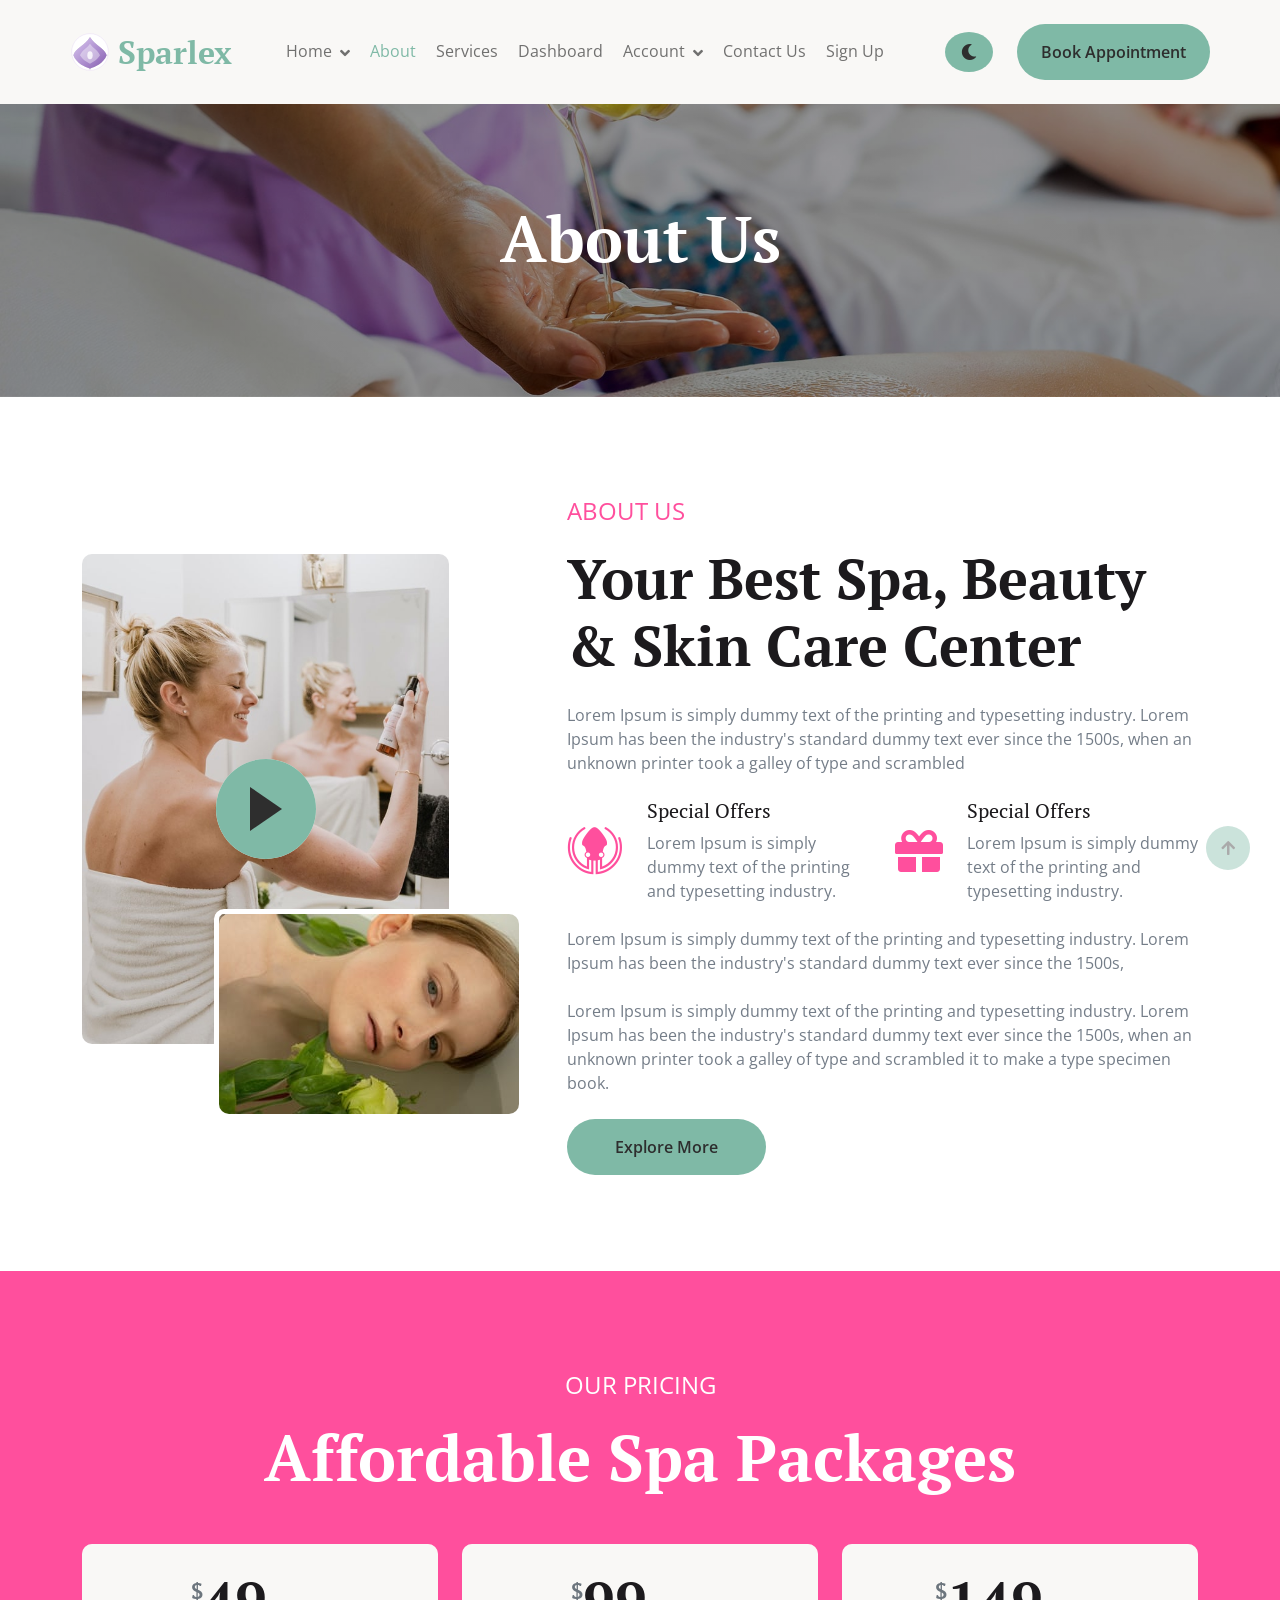
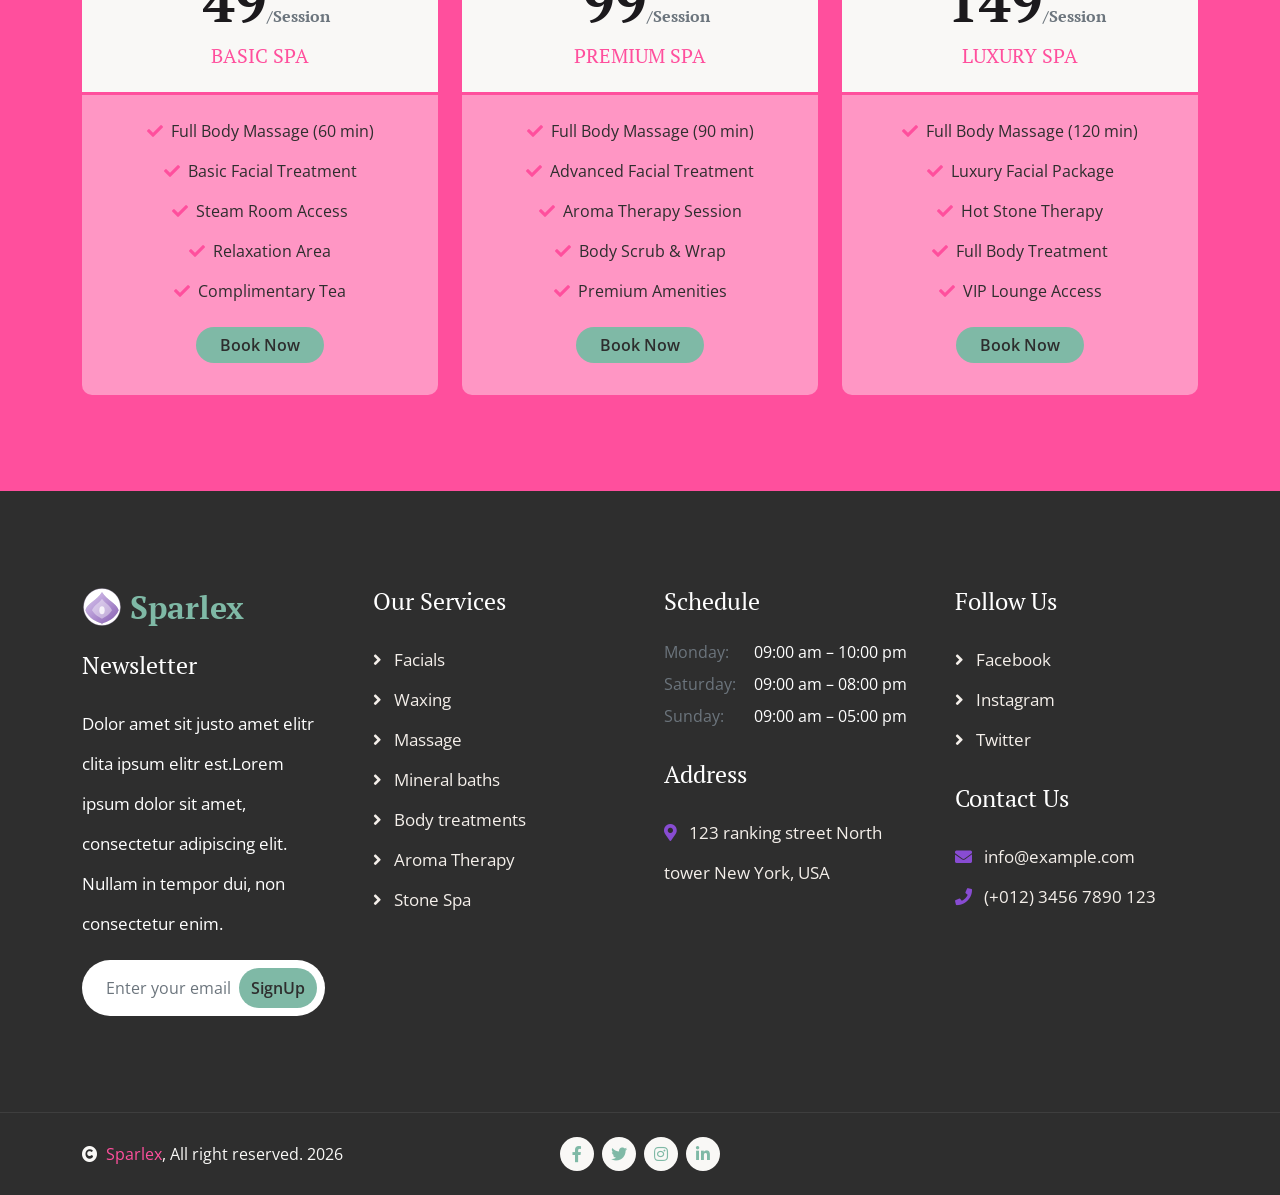
<file: about.html>
<!DOCTYPE html>
<html lang="en">

<head>
    <meta charset="utf-8">
    <title>Sparlex - Spa Website Template</title>
    <meta content="width=device-width, initial-scale=1.0" name="viewport">
    <meta content="" name="keywords">
    <meta content="" name="description">
    <link rel="icon" href="img/favicon.svg" type="image/svg+xml">

    <!-- Google Web Fonts -->
    <link rel="preconnect" href="https://fonts.googleapis.com">
    <link rel="preconnect" href="https://fonts.gstatic.com" crossorigin>
    <link
        href="https://fonts.googleapis.com/css2?family=Open+Sans:wght@400;600&family=PT+Serif:wght@400;700&display=swap"
        rel="stylesheet">

    <!-- Icon Font Stylesheet -->
    <link rel="stylesheet" href="https://use.fontawesome.com/releases/v5.15.4/css/all.css" />
    <link href="https://cdn.jsdelivr.net/npm/bootstrap-icons@1.4.1/font/bootstrap-icons.css" rel="stylesheet">

    <!-- Libraries Stylesheet -->
    <link href="lib/animate/animate.min.css" rel="stylesheet">
    <link href="lib/lightbox/css/lightbox.min.css" rel="stylesheet">
    <link href="lib/owlcarousel/assets/owl.carousel.min.css" rel="stylesheet">


    <!-- Customized Bootstrap Stylesheet -->
    <link href="css/bootstrap.min.css" rel="stylesheet">

    <!-- Template Stylesheet -->
    <link href="css/style.css" rel="stylesheet">
</head>

<body>

    <!-- Spinner Start -->
    <div id="spinner"
        class="show w-100 vh-100 bg-white position-fixed translate-middle top-50 start-50  d-flex align-items-center justify-content-center">
        <div class="spinner-grow text-primary" role="status"></div>
    </div>
    <!-- Spinner End -->


    <!-- Navbar start -->
    <div class="container-fluid sticky-top px-0">
        <div class="container-fluid bg-light">
            <div class="container px-0">
                <nav class="navbar navbar-light navbar-expand-xl">
                    <a href="index.html" class="navbar-brand d-flex align-items-center">
                        <img src="img/logo.svg" alt="Logo" class="img-fluid" style="height: 40px;">
                        <h1 class="text-primary display-6 mb-0 ms-2">Sparlex</h1>
                    </a>
                    <button class="navbar-toggler py-2 px-3" type="button" data-bs-toggle="collapse"
                        data-bs-target="#navbarCollapse">
                        <span class="fa fa-bars text-primary"></span>
                    </button>
                    <div class="collapse navbar-collapse bg-light py-3" id="navbarCollapse">
                        <div class="navbar-nav mx-auto border-top">
                            <div class="nav-item dropdown">
                                <a href="#" class="nav-link dropdown-toggle" data-bs-toggle="dropdown">Home</a>
                                <div class="dropdown-menu m-0 bg-secondary rounded-0">
                                    <a href="index.html" class="dropdown-item">Home 1</a>
                                    <a href="home2.html" class="dropdown-item">Home 2</a>
                                </div>
                            </div>
                            <a href="about.html" class="nav-item nav-link">About</a>
                            <a href="service.html" class="nav-item nav-link">Services</a>
                            <a href="dashboard.html" class="nav-item nav-link">Dashboard</a>
                            <div class="nav-item dropdown">
                                <a href="#" class="nav-link dropdown-toggle" data-bs-toggle="dropdown">Account</a>
                                <div class="dropdown-menu m-0 bg-secondary rounded-0">
                                    <a href="team.html" class="dropdown-item">Team</a>
                                    <a href="appointment.html" class="dropdown-item">Appointment</a>
                                    <a href="404.html" class="dropdown-item">404 page</a>

                                </div>
                            </div>
                            <a href="contact.html" class="nav-item nav-link">Contact Us</a>
                            <a href="register.html" class="nav-item nav-link">Sign Up</a>
                        </div>
                        <div class="d-flex align-items-center flex-nowrap pt-xl-0">
                            <button id="theme-toggle"
                                class="btn btn-primary btn-primary-outline-0 rounded-circle py-2 px-3 ms-4">
                                <i class="fas fa-moon"></i>
                            </button>
                            <a href="appointment.html"
                                class="btn btn-primary btn-primary-outline-0 rounded-pill py-3 px-4 ms-4">Book
                                Appointment</a>
                        </div>
                    </div>
                </nav>
            </div>
        </div>
    </div>
    <!-- Na


        <!-- Modal Search Start -->
    <div class="modal fade" id="searchModal" tabindex="-1" aria-labelledby="exampleModalLabel" aria-hidden="true">
        <div class="modal-dialog modal-fullscreen">
            <div class="modal-content rounded-0">
                <div class="modal-header">
                    <h5 class="modal-title" id="exampleModalLabel">Search by keyword</h5>
                    <button type="button" class="btn-close" data-bs-dismiss="modal" aria-label="Close"></button>
                </div>
                <div class="modal-body d-flex align-items-center">
                    <form class="input-group w-75 mx-auto d-flex search-form">
                        <input type="search" class="form-control p-3" placeholder="keywords"
                            aria-describedby="search-icon-1">
                        <button type="submit" id="search-icon-1" class="input-group-text p-3"><i
                                class="fa fa-search"></i></button>
                    </form>
                </div>
            </div>
        </div>
    </div>
    <!-- Modal Search End -->



    <!-- Header Start -->
    <div class="container-fluid bg-breadcrumb py-5">
        <div class="container text-center py-5">
            <h3 class="text-white display-3 mb-4">About Us</h1>
        </div>
    </div>
    <!-- Header End -->


    <!-- About Start -->
    <div class="container-fluid about py-5">
        <div class="container py-5">
            <div class="row g-5 align-items-center">
                <div class="col-lg-5">
                    <div class="video">
                        <img src="img/about-1.jpg" class="img-fluid rounded" alt="">
                        <div class="position-absolute rounded border-5 border-top border-start border-white"
                            style="bottom: 0; right: 0;;">
                            <img src="img/about-2.jpg" class="img-fluid rounded" alt="">
                        </div>
                        <button type="button" class="btn btn-play" data-bs-toggle="modal"
                            data-src="https://www.youtube.com/embed/DWRcNpR6Kdc" data-bs-target="#videoModal">
                            <span></span>
                        </button>
                    </div>
                </div>
                <div class="col-lg-7">
                    <div>
                        <p class="fs-4 text-uppercase text-primary">About Us</p>
                        <h1 class="display-4 mb-4">Your Best Spa, Beauty & Skin Care Center</h1>
                        <p class="mb-4">Lorem Ipsum is simply dummy text of the printing and typesetting industry. Lorem
                            Ipsum has been the industry's standard dummy text ever since the 1500s, when an unknown
                            printer took a galley of type and scrambled
                        </p>
                        <div class="row g-4">
                            <div class="col-md-6">
                                <div class="d-flex align-items-center">
                                    <i class="fab fa-gitkraken fa-3x text-primary"></i>
                                    <div class="ms-4">
                                        <h5 class="mb-2">Special Offers</h5>
                                        <p class="mb-0">Lorem Ipsum is simply dummy text of the printing and typesetting
                                            industry.</p>
                                    </div>
                                </div>
                            </div>
                            <div class="col-md-6">
                                <div class="d-flex align-items-center">
                                    <i class="fas fa-gift fa-3x text-primary"></i>
                                    <div class="ms-4">
                                        <h5 class="mb-2">Special Offers</h5>
                                        <p class="mb-0">Lorem Ipsum is simply dummy text of the printing and typesetting
                                            industry.</p>
                                    </div>
                                </div>
                            </div>
                        </div>
                        <p class="my-4">Lorem Ipsum is simply dummy text of the printing and typesetting industry. Lorem
                            Ipsum has been the industry's standard dummy text ever since the 1500s,
                        </p>
                        <p class="mb-4">Lorem Ipsum is simply dummy text of the printing and typesetting industry. Lorem
                            Ipsum has been the industry's standard dummy text ever since the 1500s, when an unknown
                            printer took a galley of type and scrambled it to make a type specimen book.
                        </p>
                    </div>
                    <div class="text-center text-lg-start">
                        <a href="#" class="btn btn-primary btn-primary-outline-0 rounded-pill py-3 px-5">Explore
                            More</a>
                    </div>
                </div>
            </div>
        </div>
    </div>
    <!-- Modal Video -->
    <div class="modal fade" id="videoModal" tabindex="-1" aria-labelledby="exampleModalLabel" aria-hidden="true">
        <div class="modal-dialog">
            <div class="modal-content rounded-0">
                <div class="modal-header">
                    <h5 class="modal-title" id="exampleModalLabel">Youtube Video</h5>
                    <button type="button" class="btn-close" data-bs-dismiss="modal" aria-label="Close"></button>
                </div>
                <div class="modal-body">
                    <!-- 16:9 aspect ratio -->
                    <div class="ratio ratio-16x9">
                        <iframe class="embed-responsive-item" src="" id="video" allowfullscreen
                            allowscriptaccess="always" allow="autoplay"></iframe>
                    </div>
                </div>
            </div>
        </div>
    </div>
    <!-- About End -->


    <!-- Pricing Section Start -->
    <div class="container-fluid pricing py-5" style="background: var(--bs-primary);">
        <div class="container py-5">
            <div class="mx-auto text-center mb-5" style="max-width: 800px;">
                <p class="fs-4 text-uppercase text-center text-white">Our Pricing</p>
                <h1 class="display-3 text-white">Affordable Spa Packages</h1>
            </div>
            <div class="row g-4 justify-content-center">
                <div class="col-lg-4">
                    <div class="pricing-item">
                        <div class="rounded pricing-content">
                            <div
                                class="d-flex flex-column align-items-center justify-content-center bg-light rounded-top border-3 border-bottom border-primary p-4">
                                <h1 class="display-4 mb-2">
                                    <small class="align-top text-muted"
                                        style="font-size: 22px; line-height: 45px;">$</small>49<small class="text-muted"
                                        style="font-size: 16px; line-height: 40px;">/Session</small>
                                </h1>
                                <h5 class="text-primary text-uppercase m-0">Basic Spa</h5>
                            </div>
                            <div class="p-4 text-center">
                                <p><i class="fa fa-check text-primary me-2"></i>Full Body Massage (60 min)</p>
                                <p><i class="fa fa-check text-primary me-2"></i>Basic Facial Treatment</p>
                                <p><i class="fa fa-check text-primary me-2"></i>Steam Room Access</p>
                                <p><i class="fa fa-check text-primary me-2"></i>Relaxation Area</p>
                                <p><i class="fa fa-check text-primary me-2"></i>Complimentary Tea</p>
                                <a href="appointment.html"
                                    class="btn btn-primary btn-primary-outline-0 rounded-pill my-2 px-4">Book Now</a>
                            </div>
                        </div>
                    </div>
                </div>
                <div class="col-lg-4">
                    <div class="pricing-item">
                        <div class="pricing-content rounded">
                            <div
                                class="d-flex flex-column align-items-center justify-content-center bg-light rounded-top border-3 border-bottom border-primary p-4">
                                <h1 class="display-4 mb-2">
                                    <small class="align-top text-muted"
                                        style="font-size: 22px; line-height: 45px;">$</small>99<small class="text-muted"
                                        style="font-size: 16px; line-height: 40px;">/Session</small>
                                </h1>
                                <h5 class="text-primary text-uppercase m-0">Premium Spa</h5>
                            </div>
                            <div class="p-4 text-center">
                                <p><i class="fa fa-check text-primary me-2"></i>Full Body Massage (90 min)</p>
                                <p><i class="fa fa-check text-primary me-2"></i>Advanced Facial Treatment</p>
                                <p><i class="fa fa-check text-primary me-2"></i>Aroma Therapy Session</p>
                                <p><i class="fa fa-check text-primary me-2"></i>Body Scrub & Wrap</p>
                                <p><i class="fa fa-check text-primary me-2"></i>Premium Amenities</p>
                                <a href="appointment.html"
                                    class="btn btn-primary btn-primary-outline-0 rounded-pill my-2 px-4">Book Now</a>
                            </div>
                        </div>
                    </div>
                </div>
                <div class="col-lg-4">
                    <div class="pricing-item">
                        <div class="pricing-content rounded">
                            <div
                                class="d-flex flex-column align-items-center justify-content-center bg-light rounded-top border-3 border-bottom border-primary p-4">
                                <h1 class="display-4 mb-2">
                                    <small class="align-top text-muted"
                                        style="font-size: 22px; line-height: 45px;">$</small>149<small
                                        class="text-muted" style="font-size: 16px; line-height: 40px;">/Session</small>
                                </h1>
                                <h5 class="text-primary text-uppercase m-0">Luxury Spa</h5>
                            </div>
                            <div class="p-4 text-center">
                                <p><i class="fa fa-check text-primary me-2"></i>Full Body Massage (120 min)</p>
                                <p><i class="fa fa-check text-primary me-2"></i>Luxury Facial Package</p>
                                <p><i class="fa fa-check text-primary me-2"></i>Hot Stone Therapy</p>
                                <p><i class="fa fa-check text-primary me-2"></i>Full Body Treatment</p>
                                <p><i class="fa fa-check text-primary me-2"></i>VIP Lounge Access</p>
                                <a href="appointment.html"
                                    class="btn btn-primary btn-primary-outline-0 rounded-pill my-2 px-4">Book Now</a>
                            </div>
                        </div>
                    </div>
                </div>
            </div>
        </div>
    </div>
    <!-- Pricing Section End -->



    <!-- Footer Start -->
    <div class="container-fluid footer py-5">
        <div class="container py-5">
            <div class="row g-5">
                <div class="col-md-6 col-lg-6 col-xl-3">
                    <div class="footer-item">
                        <a href="index.html" class="footer-brand d-flex align-items-center mb-4">
                            <img src="img/logo.svg" alt="Logo" class="img-fluid" style="height: 40px;">
                            <h1 class="display-6 mb-0 ms-2">Sparlex</h1>
                        </a>
                        <h4 class="mb-4 text-white">Newsletter</h4>
                        <p class="text-white">Dolor amet sit justo amet elitr clita ipsum elitr est.Lorem ipsum dolor
                            sit amet, consectetur adipiscing elit. Nullam in tempor dui, non consectetur enim.</p>
                        <div class="position-relative mx-auto rounded-pill">
                            <input class="form-control rounded-pill border-0 w-100 py-3 ps-4 pe-5" type="text"
                                placeholder="Enter your email">
                            <button type="button"
                                class="btn btn-primary btn-primary-outline-0 rounded-pill position-absolute top-0 end-0 py-2 mt-2 me-2">SignUp</button>
                        </div>
                    </div>
                </div>
                <div class="col-md-6 col-lg-6 col-xl-3">
                    <div class="footer-item d-flex flex-column">
                        <h4 class="mb-4 text-white">Our Services</h4>
                        <a href=""><i class="fas fa-angle-right me-2"></i> Facials</a>
                        <a href=""><i class="fas fa-angle-right me-2"></i> Waxing</a>
                        <a href=""><i class="fas fa-angle-right me-2"></i> Massage</a>
                        <a href=""><i class="fas fa-angle-right me-2"></i> Mineral baths</a>
                        <a href=""><i class="fas fa-angle-right me-2"></i> Body treatments</a>
                        <a href=""><i class="fas fa-angle-right me-2"></i> Aroma Therapy</a>
                        <a href=""><i class="fas fa-angle-right me-2"></i> Stone Spa</a>
                    </div>
                </div>
                <div class="col-md-6 col-lg-6 col-xl-3">
                    <div class="footer-item d-flex flex-column">
                        <h4 class="mb-4 text-white">Schedule</h4>
                        <div class="d-flex justify-content-between mb-2">
                            <span class="text-muted">Monday:</span>
                            <span class="text-white">09:00 am – 10:00 pm</span>
                        </div>
                        <div class="d-flex justify-content-between mb-2">
                            <span class="text-muted">Saturday:</span>
                            <span class="text-white">09:00 am – 08:00 pm</span>
                        </div>
                        <div class="d-flex justify-content-between mb-2">
                            <span class="text-muted">Sunday:</span>
                            <span class="text-white">09:00 am – 05:00 pm</span>
                        </div>
                        <h4 class="my-4 text-white">Address</h4>
                        <p class="mb-0"><i class="fas fa-map-marker-alt text-secondary me-2"></i> 123 ranking street
                            North tower New York, USA</p>
                    </div>
                </div>
                <div class="col-md-6 col-lg-6 col-xl-3">
                    <div class="footer-item d-flex flex-column">
                        <h4 class="mb-4 text-white">Follow Us</h4>
                        <a href=""><i class="fas fa-angle-right me-2"></i> Facebook</a>
                        <a href=""><i class="fas fa-angle-right me-2"></i> Instagram</a>
                        <a href=""><i class="fas fa-angle-right me-2"></i> Twitter</a>
                        <h4 class="my-4 text-white">Contact Us</h4>
                        <p class="mb-0"><i class="fas fa-envelope text-secondary me-2"></i> info@example.com</p>
                        <p class="mb-0"><i class="fas fa-phone text-secondary me-2"></i> (+012) 3456 7890 123</p>
                    </div>
                </div>
            </div>
        </div>
    </div>
    <!-- Footer End -->



    <!-- Copyright Start -->
    <div class="container-fluid copyright py-4">
        <div class="container">
            <div class="row g-4 align-items-center">
                <div class="col-md-4 text-center text-md-start mb-md-0">
                    <span class="text-light"><a href="#"><i class="fas fa-copyright text-light me-2"></i>Sparlex</a>,
                        All right reserved. 2026</span>
                </div>
                <div class="col-md-4">
                    <div class="d-flex justify-content-center">
                        <a href="" class="btn btn-light btn-light-outline-0 btn-sm-square rounded-circle me-2"><i
                                class="fab fa-facebook-f"></i></a>
                        <a href="" class="btn btn-light btn-light-outline-0 btn-sm-square rounded-circle me-2"><i
                                class="fab fa-twitter"></i></a>
                        <a href="" class="btn btn-light btn-light-outline-0 btn-sm-square rounded-circle me-2"><i
                                class="fab fa-instagram"></i></a>
                        <a href="" class="btn btn-light btn-light-outline-0 btn-sm-square rounded-circle me-0"><i
                                class="fab fa-linkedin-in"></i></a>
                    </div>
                </div>
                <div class="col-md-4 text-center text-md-end text-white">
                </div>
            </div>
        </div>
    </div>
    <!-- Copyright End -->



    <!-- Back to Top -->
    <a href="#" class="btn btn-primary btn-primary-outline-0 btn-md-square rounded-circle back-to-top"><i
            class="fa fa-arrow-up"></i></a>


    <!-- JavaScript Libraries -->
    <script src="https://ajax.googleapis.com/ajax/libs/jquery/3.6.4/jquery.min.js"></script>
    <script src="https://cdn.jsdelivr.net/npm/bootstrap@5.0.0/dist/js/bootstrap.bundle.min.js"></script>
    <script src="lib/wow/wow.min.js"></script>
    <script src="lib/easing/easing.min.js"></script>
    <script src="lib/waypoints/waypoints.min.js"></script>
    <script src="lib/counterup/counterup.min.js"></script>
    <script src="lib/lightbox/js/lightbox.min.js"></script>
    <script src="lib/owlcarousel/owl.carousel.min.js"></script>

    <!-- Template Javascript -->
    <script src="js/main.js"></script>
</body>

</html>
</file>
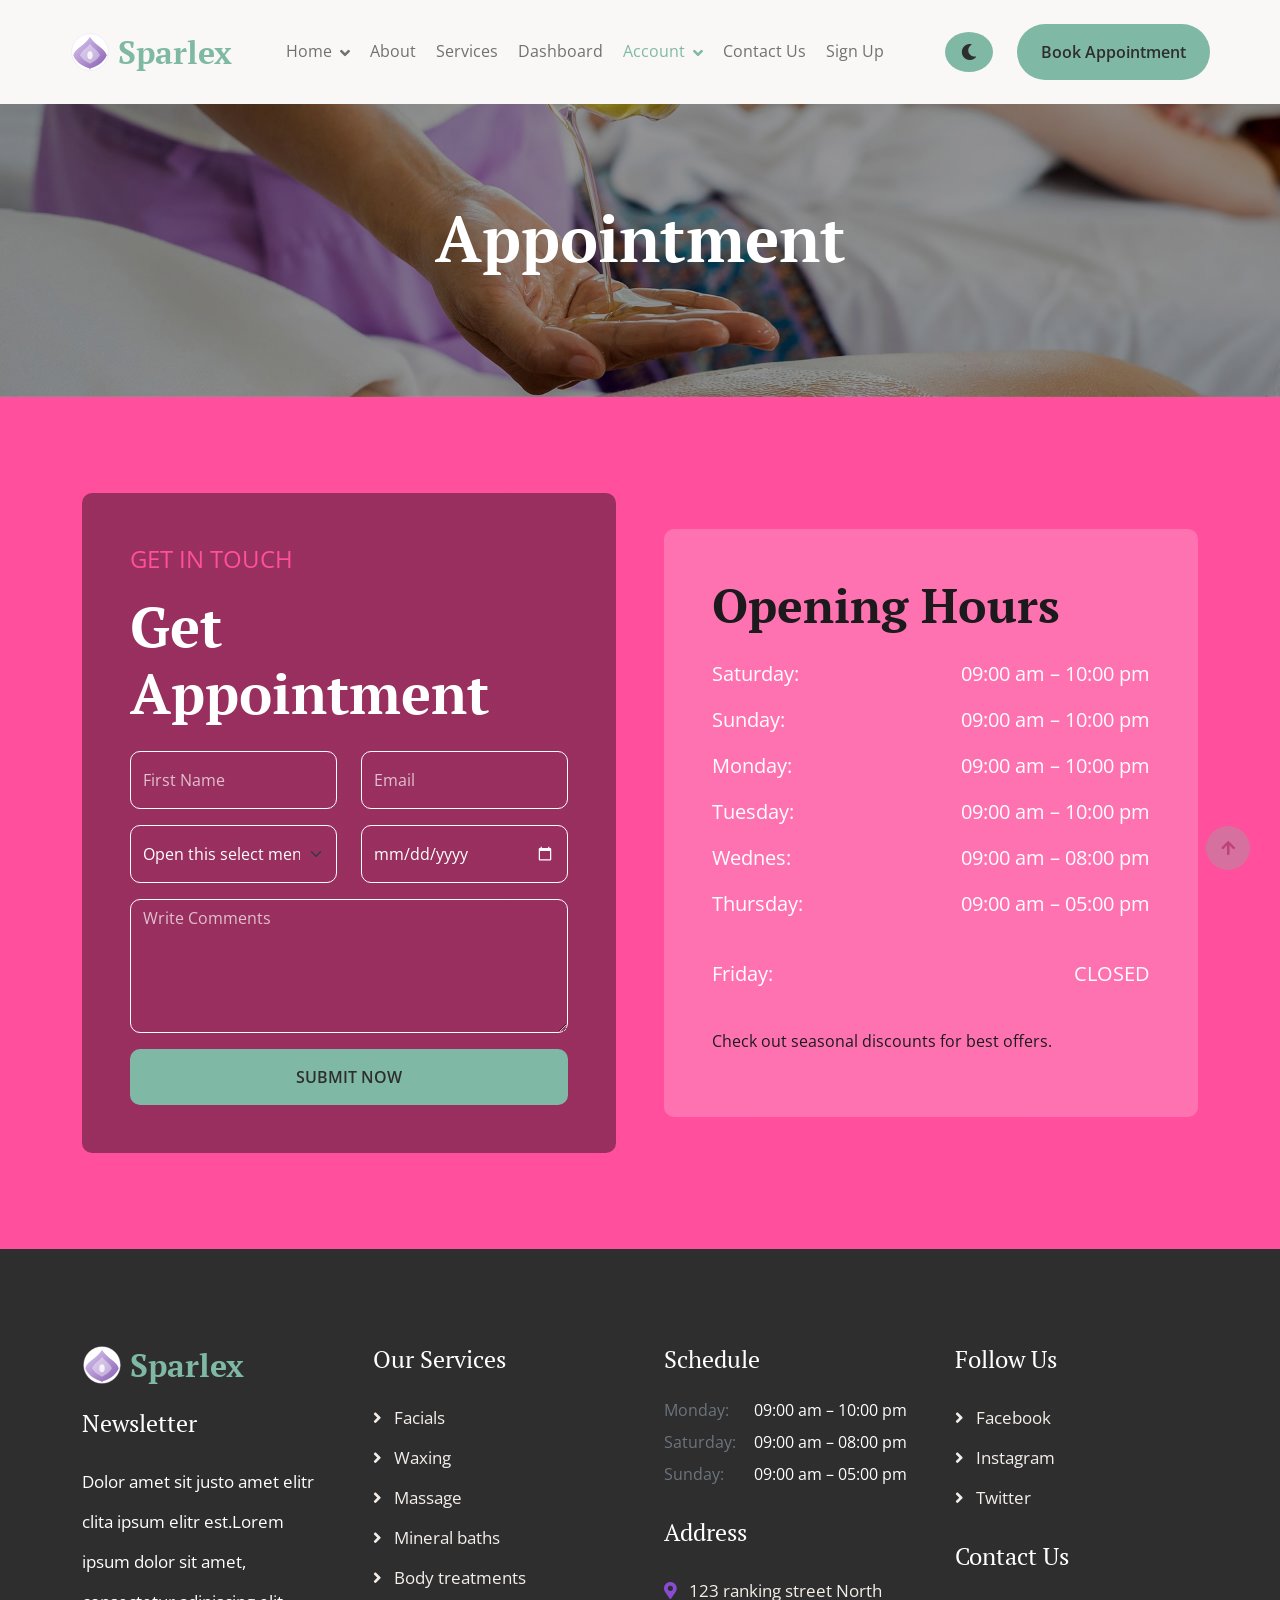
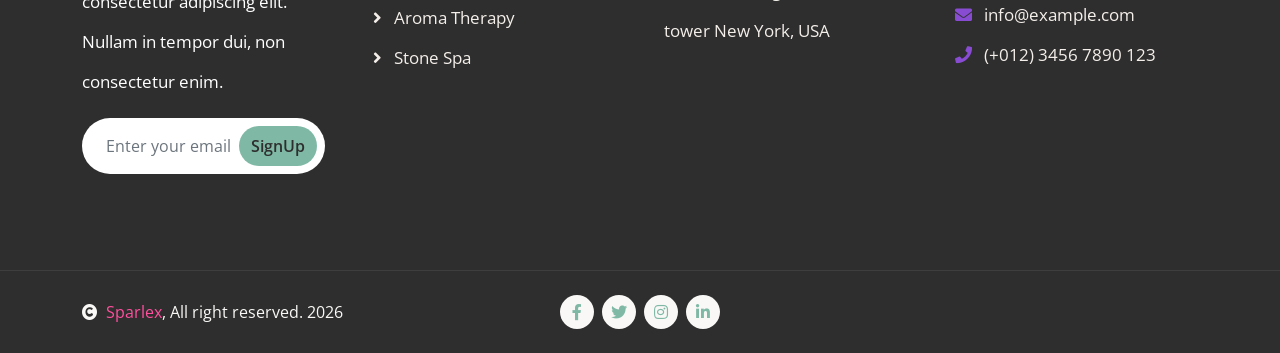
<file: appointment.html>
<!DOCTYPE html>
<html lang="en">

<head>
    <meta charset="utf-8">
    <title>Sparlex - Spa Website Template</title>
    <meta content="width=device-width, initial-scale=1.0" name="viewport">
    <meta content="" name="keywords">
    <meta content="" name="description">
    <link rel="icon" href="img/favicon.svg" type="image/svg+xml">

    <!-- Google Web Fonts -->
    <link rel="preconnect" href="https://fonts.googleapis.com">
    <link rel="preconnect" href="https://fonts.gstatic.com" crossorigin>
    <link
        href="https://fonts.googleapis.com/css2?family=Open+Sans:wght@400;600&family=PT+Serif:wght@400;700&display=swap"
        rel="stylesheet">

    <!-- Icon Font Stylesheet -->
    <link rel="stylesheet" href="https://use.fontawesome.com/releases/v5.15.4/css/all.css" />
    <link href="https://cdn.jsdelivr.net/npm/bootstrap-icons@1.4.1/font/bootstrap-icons.css" rel="stylesheet">

    <!-- Libraries Stylesheet -->
    <link href="lib/animate/animate.min.css" rel="stylesheet">
    <link href="lib/lightbox/css/lightbox.min.css" rel="stylesheet">
    <link href="lib/owlcarousel/assets/owl.carousel.min.css" rel="stylesheet">


    <!-- Customized Bootstrap Stylesheet -->
    <link href="css/bootstrap.min.css" rel="stylesheet">

    <!-- Template Stylesheet -->
    <link href="css/style.css" rel="stylesheet">
</head>

<body>

    <!-- Spinner Start -->
    <div id="spinner"
        class="show w-100 vh-100 bg-white position-fixed translate-middle top-50 start-50  d-flex align-items-center justify-content-center">
        <div class="spinner-grow text-primary" role="status"></div>
    </div>
    <!-- Spinner End -->

    <!-- Navbar start -->
    <div class="container-fluid sticky-top px-0">
        <div class="container-fluid bg-light">
            <div class="container px-0">
                <nav class="navbar navbar-light navbar-expand-xl">
                    <a href="index.html" class="navbar-brand d-flex align-items-center">
                        <img src="img/logo.svg" alt="Logo" class="img-fluid" style="height: 40px;">
                        <h1 class="text-primary display-6 mb-0 ms-2">Sparlex</h1>
                    </a>
                    <button class="navbar-toggler py-2 px-3" type="button" data-bs-toggle="collapse"
                        data-bs-target="#navbarCollapse">
                        <span class="fa fa-bars text-primary"></span>
                    </button>
                    <div class="collapse navbar-collapse bg-light py-3" id="navbarCollapse">
                        <div class="navbar-nav mx-auto border-top">
                            <div class="nav-item dropdown">
                                <a href="#" class="nav-link dropdown-toggle" data-bs-toggle="dropdown">Home</a>
                                <div class="dropdown-menu m-0 bg-secondary rounded-0">
                                    <a href="index.html" class="dropdown-item">Home 1</a>
                                    <a href="home2.html" class="dropdown-item">Home 2</a>
                                </div>
                            </div>
                            <a href="about.html" class="nav-item nav-link">About</a>
                            <a href="service.html" class="nav-item nav-link">Services</a>
                            <a href="dashboard.html" class="nav-item nav-link">Dashboard</a>
                            <div class="nav-item dropdown">
                                <a href="#" class="nav-link dropdown-toggle" data-bs-toggle="dropdown">Account</a>
                                <div class="dropdown-menu m-0 bg-secondary rounded-0">
                                    <a href="team.html" class="dropdown-item">Team</a>
                                    <a href="appointment.html" class="dropdown-item">Appointment</a>
                                    <a href="404.html" class="dropdown-item">404 page</a>

                                </div>
                            </div>
                            <a href="contact.html" class="nav-item nav-link">Contact Us</a>
                            <a href="register.html" class="nav-item nav-link">Sign Up</a>
                        </div>
                        <div class="d-flex align-items-center flex-nowrap pt-xl-0">
                            <button id="theme-toggle"
                                class="btn btn-primary btn-primary-outline-0 rounded-circle py-2 px-3 ms-4">
                                <i class="fas fa-moon"></i>
                            </button>
                            <a href="appointment.html"
                                class="btn btn-primary btn-primary-outline-0 rounded-pill py-3 px-4 ms-4">Book
                                Appointment</a>
                        </div>
                    </div>
                </nav>
            </div>
        </div>
    </div>
    <!-- Na

        <!-- Modal Search Start -->
    <div class="modal fade" id="searchModal" tabindex="-1" aria-labelledby="exampleModalLabel" aria-hidden="true">
        <div class="modal-dialog modal-fullscreen">
            <div class="modal-content rounded-0">
                <div class="modal-header">
                    <h5 class="modal-title" id="exampleModalLabel">Search by keyword</h5>
                    <button type="button" class="btn-close" data-bs-dismiss="modal" aria-label="Close"></button>
                </div>
                <div class="modal-body d-flex align-items-center">
                    <form class="input-group w-75 mx-auto d-flex search-form">
                        <input type="search" class="form-control p-3" placeholder="keywords"
                            aria-describedby="search-icon-1">
                        <button type="submit" id="search-icon-1" class="input-group-text p-3"><i
                                class="fa fa-search"></i></button>
                    </form>
                </div>
            </div>
        </div>
    </div>
    <!-- Modal Search End -->



    <!-- Header Start -->
    <div class="container-fluid bg-breadcrumb py-5">
        <div class="container text-center py-5">
            <h3 class="text-white display-3 mb-4">Appointment</h1>
        </div>
    </div>
    <!-- Header End -->


    <!-- Appointment Start -->
    <div class="container-fluid appointment py-5" style="background: var(--bs-primary);">
        <div class="container py-5">
            <div class="row g-5 align-items-center">
                <div class="col-lg-6">
                    <div class="appointment-form p-5">
                        <p class="fs-4 text-uppercase text-primary">Get In Touch</p>
                        <h1 class="display-4 mb-4 text-white">Get Appointment</h1>
                        <form>
                            <div class="row gy-3 gx-4">
                                <div class="col-lg-6">
                                    <input type="text" class="form-control py-3 border-white bg-transparent text-white"
                                        placeholder="First Name">
                                </div>
                                <div class="col-lg-6">
                                    <input type="email" class="form-control py-3 border-white bg-transparent text-white"
                                        placeholder="Email">
                                </div>
                                <div class="col-lg-6">
                                    <select class="form-select py-3 border-white bg-transparent text-white"
                                        aria-label="Default select example">
                                        <option selected>Open this select menu</option>
                                        <option value="1">One</option>
                                        <option value="2">Two</option>
                                        <option value="3">Three</option>
                                    </select>
                                </div>
                                <div class="col-lg-6">
                                    <input type="date" class="form-control py-3 border-white bg-transparent text-white">
                                </div>
                                <div class="col-lg-12">
                                    <textarea class="form-control border-white bg-transparent text-white" name="text"
                                        id="area-text" cols="30" rows="5" placeholder="Write Comments"></textarea>
                                </div>
                                <div class="col-lg-12">
                                    <button type="button"
                                        class="btn btn-primary btn-primary-outline-0 w-100 py-3 px-5">SUBMIT
                                        NOW</button>
                                </div>
                            </div>
                        </form>
                    </div>
                </div>
                <div class="col-lg-6">
                    <div class="appointment-time p-5">
                        <h1 class="display-5 mb-4">Opening Hours</h1>
                        <div class="d-flex justify-content-between fs-5 text-white">
                            <p>Saturday:</p>
                            <p>09:00 am – 10:00 pm</p>
                        </div>
                        <div class="d-flex justify-content-between fs-5 text-white">
                            <p>Sunday:</p>
                            <p>09:00 am – 10:00 pm</p>
                        </div>
                        <div class="d-flex justify-content-between fs-5 text-white">
                            <p>Monday:</p>
                            <p>09:00 am – 10:00 pm</p>
                        </div>
                        <div class="d-flex justify-content-between fs-5 text-white">
                            <p>Tuesday:</p>
                            <p>09:00 am – 10:00 pm</p>
                        </div>
                        <div class="d-flex justify-content-between fs-5 text-white">
                            <p>Wednes:</p>
                            <p>09:00 am – 08:00 pm</p>
                        </div>
                        <div class="d-flex justify-content-between fs-5 text-white mb-4">
                            <p>Thursday:</p>
                            <p>09:00 am – 05:00 pm</p>
                        </div>
                        <div class="d-flex justify-content-between fs-5 text-white mb-4">
                            <p>Friday:</p>
                            <p>CLOSED</p>
                        </div>
                        <p class="text-dark">Check out seasonal discounts for best offers.</p>
                    </div>
                </div>
            </div>
        </div>
    </div>
    <!-- Appointment End -->



    <!-- Footer Start -->
    <div class="container-fluid footer py-5">
        <div class="container py-5">
            <div class="row g-5">
                <div class="col-md-6 col-lg-6 col-xl-3">
                    <div class="footer-item">
                        <a href="index.html" class="footer-brand d-flex align-items-center mb-4">
                            <img src="img/logo.svg" alt="Logo" class="img-fluid" style="height: 40px;">
                            <h1 class="display-6 mb-0 ms-2">Sparlex</h1>
                        </a>
                        <h4 class="mb-4 text-white">Newsletter</h4>
                        <p class="text-white">Dolor amet sit justo amet elitr clita ipsum elitr est.Lorem ipsum dolor
                            sit amet, consectetur adipiscing elit. Nullam in tempor dui, non consectetur enim.</p>
                        <div class="position-relative mx-auto rounded-pill">
                            <input class="form-control rounded-pill border-0 w-100 py-3 ps-4 pe-5" type="text"
                                placeholder="Enter your email">
                            <button type="button"
                                class="btn btn-primary btn-primary-outline-0 rounded-pill position-absolute top-0 end-0 py-2 mt-2 me-2">SignUp</button>
                        </div>
                    </div>
                </div>
                <div class="col-md-6 col-lg-6 col-xl-3">
                    <div class="footer-item d-flex flex-column">
                        <h4 class="mb-4 text-white">Our Services</h4>
                        <a href=""><i class="fas fa-angle-right me-2"></i> Facials</a>
                        <a href=""><i class="fas fa-angle-right me-2"></i> Waxing</a>
                        <a href=""><i class="fas fa-angle-right me-2"></i> Massage</a>
                        <a href=""><i class="fas fa-angle-right me-2"></i> Mineral baths</a>
                        <a href=""><i class="fas fa-angle-right me-2"></i> Body treatments</a>
                        <a href=""><i class="fas fa-angle-right me-2"></i> Aroma Therapy</a>
                        <a href=""><i class="fas fa-angle-right me-2"></i> Stone Spa</a>
                    </div>
                </div>
                <div class="col-md-6 col-lg-6 col-xl-3">
                    <div class="footer-item d-flex flex-column">
                        <h4 class="mb-4 text-white">Schedule</h4>
                        <div class="d-flex justify-content-between mb-2">
                            <span class="text-muted">Monday:</span>
                            <span class="text-white">09:00 am – 10:00 pm</span>
                        </div>
                        <div class="d-flex justify-content-between mb-2">
                            <span class="text-muted">Saturday:</span>
                            <span class="text-white">09:00 am – 08:00 pm</span>
                        </div>
                        <div class="d-flex justify-content-between mb-2">
                            <span class="text-muted">Sunday:</span>
                            <span class="text-white">09:00 am – 05:00 pm</span>
                        </div>
                        <h4 class="my-4 text-white">Address</h4>
                        <p class="mb-0"><i class="fas fa-map-marker-alt text-secondary me-2"></i> 123 ranking street
                            North tower New York, USA</p>
                    </div>
                </div>
                <div class="col-md-6 col-lg-6 col-xl-3">
                    <div class="footer-item d-flex flex-column">
                        <h4 class="mb-4 text-white">Follow Us</h4>
                        <a href=""><i class="fas fa-angle-right me-2"></i> Facebook</a>
                        <a href=""><i class="fas fa-angle-right me-2"></i> Instagram</a>
                        <a href=""><i class="fas fa-angle-right me-2"></i> Twitter</a>
                        <h4 class="my-4 text-white">Contact Us</h4>
                        <p class="mb-0"><i class="fas fa-envelope text-secondary me-2"></i> info@example.com</p>
                        <p class="mb-0"><i class="fas fa-phone text-secondary me-2"></i> (+012) 3456 7890 123</p>
                    </div>
                </div>
            </div>
        </div>
    </div>
    <!-- Footer End -->



    <!-- Copyright Start -->
    <div class="container-fluid copyright py-4">
        <div class="container">
            <div class="row g-4 align-items-center">
                <div class="col-md-4 text-center text-md-start mb-md-0">
                    <span class="text-light"><a href="#"><i class="fas fa-copyright text-light me-2"></i>Sparlex</a>,
                        All right reserved. 2026</span>
                </div>
                <div class="col-md-4">
                    <div class="d-flex justify-content-center">
                        <a href="" class="btn btn-light btn-light-outline-0 btn-sm-square rounded-circle me-2"><i
                                class="fab fa-facebook-f"></i></a>
                        <a href="" class="btn btn-light btn-light-outline-0 btn-sm-square rounded-circle me-2"><i
                                class="fab fa-twitter"></i></a>
                        <a href="" class="btn btn-light btn-light-outline-0 btn-sm-square rounded-circle me-2"><i
                                class="fab fa-instagram"></i></a>
                        <a href="" class="btn btn-light btn-light-outline-0 btn-sm-square rounded-circle me-0"><i
                                class="fab fa-linkedin-in"></i></a>
                    </div>
                </div>
                <div class="col-md-4 text-center text-md-end text-white">
                </div>
            </div>
        </div>
    </div>
    <!-- Copyright End -->



    <!-- Back to Top -->
    <a href="#" class="btn btn-primary btn-primary-outline-0 btn-md-square rounded-circle back-to-top"><i
            class="fa fa-arrow-up"></i></a>


    <!-- JavaScript Libraries -->
    <script src="https://ajax.googleapis.com/ajax/libs/jquery/3.6.4/jquery.min.js"></script>
    <script src="https://cdn.jsdelivr.net/npm/bootstrap@5.0.0/dist/js/bootstrap.bundle.min.js"></script>
    <script src="lib/wow/wow.min.js"></script>
    <script src="lib/easing/easing.min.js"></script>
    <script src="lib/waypoints/waypoints.min.js"></script>
    <script src="lib/counterup/counterup.min.js"></script>
    <script src="lib/lightbox/js/lightbox.min.js"></script>
    <script src="lib/owlcarousel/owl.carousel.min.js"></script>

    <!-- Template Javascript -->
    <script src="js/main.js"></script>
</body>

</html>
</file>
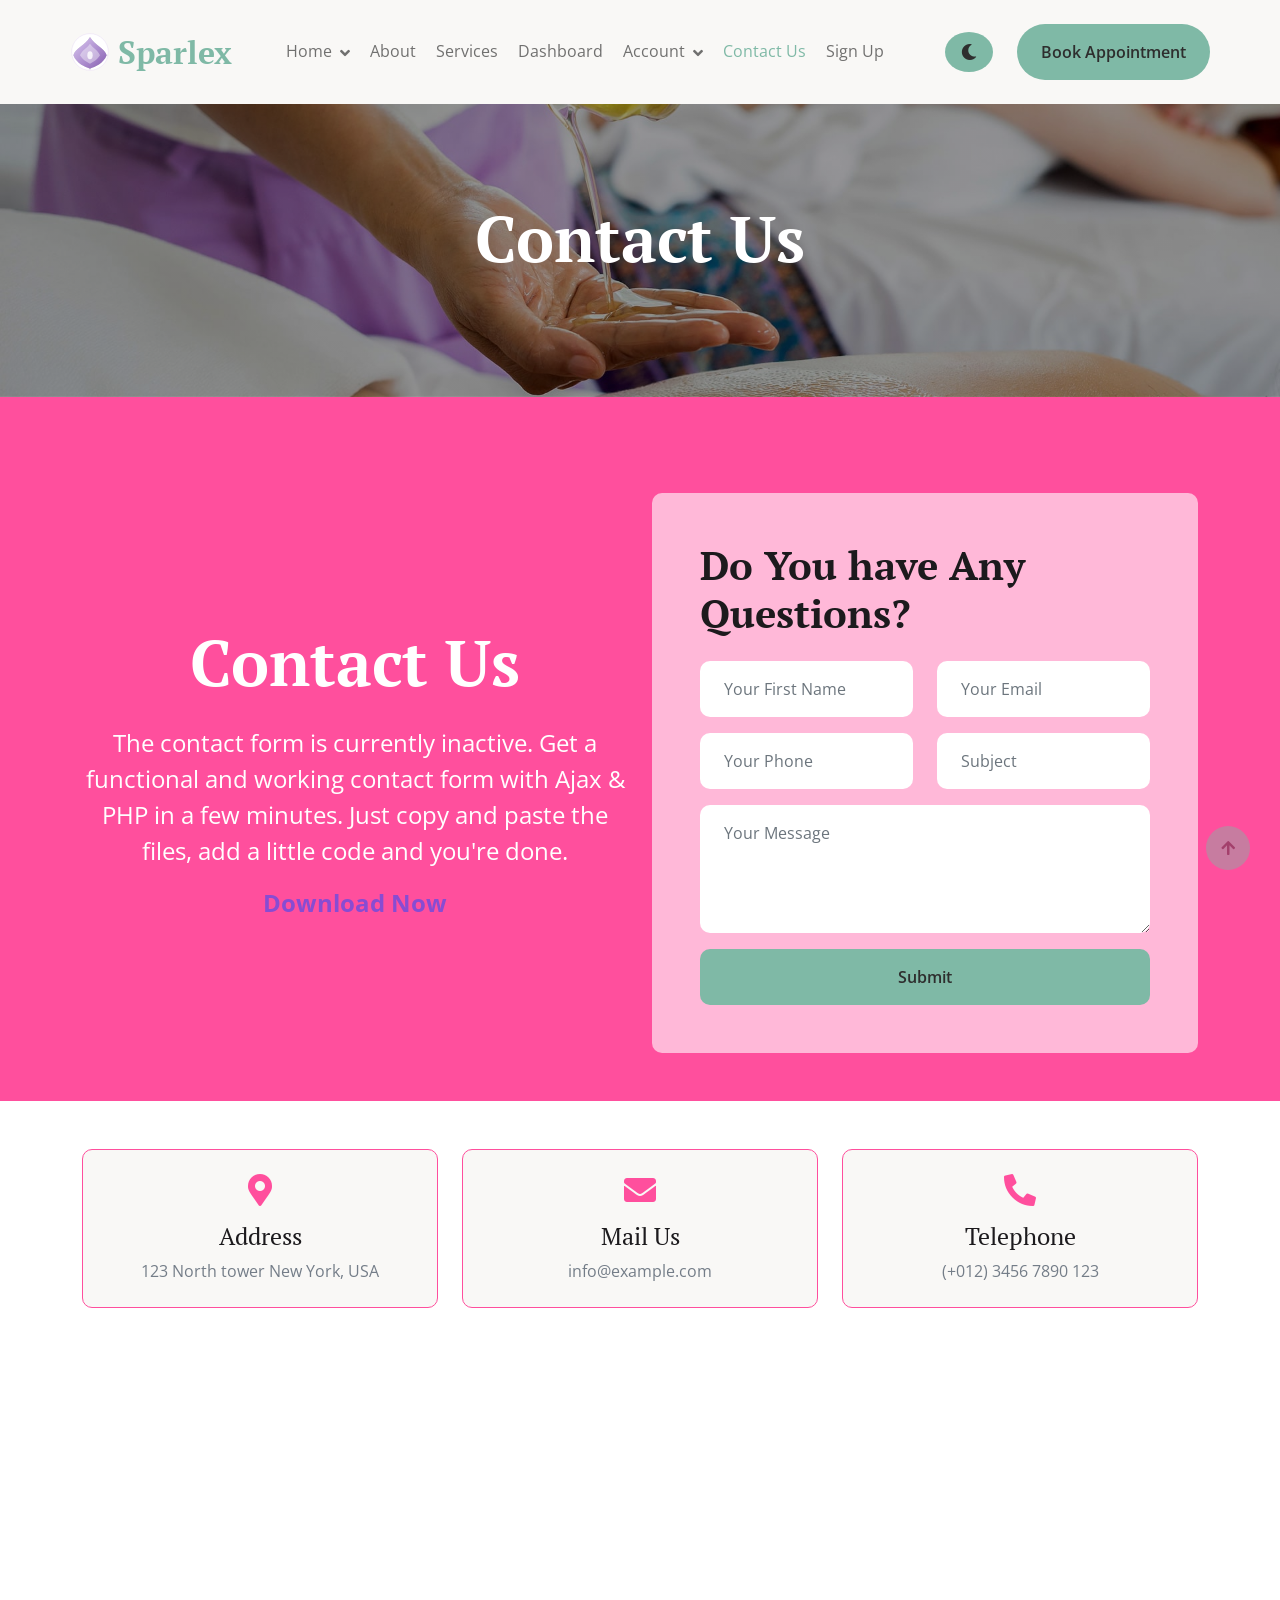
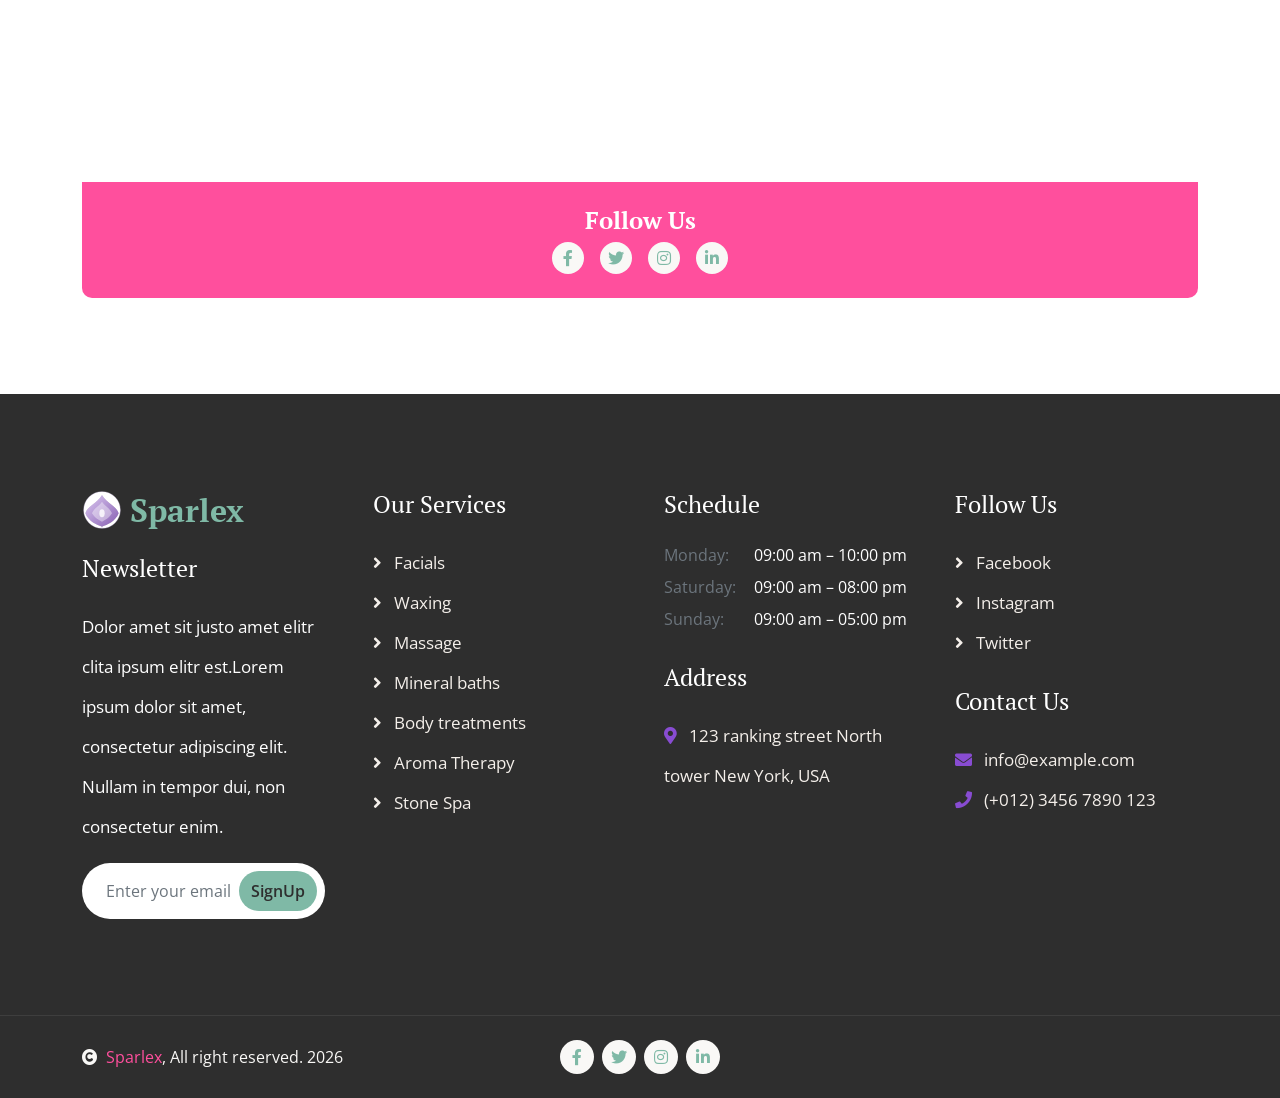
<file: contact.html>
<!DOCTYPE html>
<html lang="en">

<head>
    <meta charset="utf-8">
    <title>Sparlex - Spa Website Template</title>
    <meta content="width=device-width, initial-scale=1.0" name="viewport">
    <meta content="" name="keywords">
    <meta content="" name="description">
    <link rel="icon" href="img/favicon.svg" type="image/svg+xml">

    <!-- Google Web Fonts -->
    <link rel="preconnect" href="https://fonts.googleapis.com">
    <link rel="preconnect" href="https://fonts.gstatic.com" crossorigin>
    <link
        href="https://fonts.googleapis.com/css2?family=Open+Sans:wght@400;600&family=PT+Serif:wght@400;700&display=swap"
        rel="stylesheet">

    <!-- Icon Font Stylesheet -->
    <link rel="stylesheet" href="https://use.fontawesome.com/releases/v5.15.4/css/all.css" />
    <link href="https://cdn.jsdelivr.net/npm/bootstrap-icons@1.4.1/font/bootstrap-icons.css" rel="stylesheet">

    <!-- Libraries Stylesheet -->
    <link href="lib/animate/animate.min.css" rel="stylesheet">
    <link href="lib/lightbox/css/lightbox.min.css" rel="stylesheet">
    <link href="lib/owlcarousel/assets/owl.carousel.min.css" rel="stylesheet">


    <!-- Customized Bootstrap Stylesheet -->
    <link href="css/bootstrap.min.css" rel="stylesheet">

    <!-- Template Stylesheet -->
    <link href="css/style.css" rel="stylesheet">
</head>

<body>

    <!-- Spinner Start -->
    <div id="spinner"
        class="show w-100 vh-100 bg-white position-fixed translate-middle top-50 start-50  d-flex align-items-center justify-content-center">
        <div class="spinner-grow text-primary" role="status"></div>
    </div>
    <!-- Spinner End -->

    <!-- Navbar start -->
    <div class="container-fluid sticky-top px-0">
        <div class="container-fluid bg-light">
            <div class="container px-0">
                <nav class="navbar navbar-light navbar-expand-xl">
                    <a href="index.html" class="navbar-brand d-flex align-items-center">
                        <img src="img/logo.svg" alt="Logo" class="img-fluid" style="height: 40px;">
                        <h1 class="text-primary display-6 mb-0 ms-2">Sparlex</h1>
                    </a>
                    <button class="navbar-toggler py-2 px-3" type="button" data-bs-toggle="collapse"
                        data-bs-target="#navbarCollapse">
                        <span class="fa fa-bars text-primary"></span>
                    </button>
                    <div class="collapse navbar-collapse bg-light py-3" id="navbarCollapse">
                        <div class="navbar-nav mx-auto border-top">
                            <div class="nav-item dropdown">
                                <a href="#" class="nav-link dropdown-toggle" data-bs-toggle="dropdown">Home</a>
                                <div class="dropdown-menu m-0 bg-secondary rounded-0">
                                    <a href="index.html" class="dropdown-item">Home 1</a>
                                    <a href="home2.html" class="dropdown-item">Home 2</a>
                                </div>
                            </div>
                            <a href="about.html" class="nav-item nav-link">About</a>
                            <a href="service.html" class="nav-item nav-link">Services</a>
                            <a href="dashboard.html" class="nav-item nav-link">Dashboard</a>
                            <div class="nav-item dropdown">
                                <a href="#" class="nav-link dropdown-toggle" data-bs-toggle="dropdown">Account</a>
                                <div class="dropdown-menu m-0 bg-secondary rounded-0">
                                    <a href="team.html" class="dropdown-item">Team</a>
                                    <a href="appointment.html" class="dropdown-item">Appointment</a>
                                    <a href="404.html" class="dropdown-item">404 page</a>

                                </div>
                            </div>
                            <a href="contact.html" class="nav-item nav-link">Contact Us</a>
                            <a href="register.html" class="nav-item nav-link">Sign Up</a>
                        </div>
                        <div class="d-flex align-items-center flex-nowrap pt-xl-0">
                            <button id="theme-toggle"
                                class="btn btn-primary btn-primary-outline-0 rounded-circle py-2 px-3 ms-4">
                                <i class="fas fa-moon"></i>
                            </button>
                            <a href="appointment.html"
                                class="btn btn-primary btn-primary-outline-0 rounded-pill py-3 px-4 ms-4">Book
                                Appointment</a>
                        </div>
                    </div>
                </nav>
            </div>
        </div>
    </div>
    <!-- Na

        <!-- Modal Search Start -->
    <div class="modal fade" id="searchModal" tabindex="-1" aria-labelledby="exampleModalLabel" aria-hidden="true">
        <div class="modal-dialog modal-fullscreen">
            <div class="modal-content rounded-0">
                <div class="modal-header">
                    <h5 class="modal-title" id="exampleModalLabel">Search by keyword</h5>
                    <button type="button" class="btn-close" data-bs-dismiss="modal" aria-label="Close"></button>
                </div>
                <div class="modal-body d-flex align-items-center">
                    <form class="input-group w-75 mx-auto d-flex search-form">
                        <input type="search" class="form-control p-3" placeholder="keywords"
                            aria-describedby="search-icon-1">
                        <button type="submit" id="search-icon-1" class="input-group-text p-3"><i
                                class="fa fa-search"></i></button>
                    </form>
                </div>
            </div>
        </div>
    </div>
    <!-- Modal Search End -->



    <!-- Header Start -->
    <div class="container-fluid bg-breadcrumb py-5">
        <div class="container text-center py-5">
            <h3 class="text-white display-3 mb-4">Contact Us</h1>
        </div>
    </div>
    <!-- Header End -->


    <!-- Contact Start -->
    <div class="container-fluid contact py-5" style="background: var(--bs-primary);">
        <div class="container pt-5">
            <div class="row g-4 align-items-center">
                <div class="col-lg-6">
                    <div class="text-center">
                        <h1 class="display-3 text-white mb-4">Contact Us</h1>
                        <p class="text-white fs-4">The contact form is currently inactive. Get a functional and working
                            contact form with Ajax & PHP in a few minutes. Just copy and paste the files, add a little
                            code and you're done.</p>
                        <div class="mt-3">
                            <a class="text-secondary fs-4 fw-bold" href="https://htmlcodex.com/contact-form">Download
                                Now</a>
                        </div>
                    </div>
                </div>
                <div class="col-lg-6">
                    <div class="contact-form rounded p-5">
                        <form>
                            <h1 class="display-6 mb-4">Do You have Any Questions?</h1>
                            <div class="row gx-4 gy-3">
                                <div class="col-xl-6">
                                    <input type="text" class="form-control bg-white border-0 py-3 px-4"
                                        placeholder="Your First Name">
                                </div>
                                <div class="col-xl-6">
                                    <input type="email" class="form-control bg-white border-0 py-3 px-4"
                                        placeholder="Your Email">
                                </div>
                                <div class="col-xl-6">
                                    <input type="text" class="form-control bg-white border-0 py-3 px-4"
                                        placeholder="Your Phone">
                                </div>
                                <div class="col-xl-6">
                                    <input type="text" class="form-control bg-white border-0 py-3 px-4"
                                        placeholder="Subject">
                                </div>
                                <div class="col-12">
                                    <textarea class="form-control bg-white border-0 py-3 px-4" rows="4" cols="10"
                                        placeholder="Your Message"></textarea>
                                </div>
                                <div class="col-12">
                                    <button class="btn btn-primary btn-primary-outline-0 w-100 py-3 px-5"
                                        type="submit">Submit</button>
                                </div>
                            </div>
                        </form>
                    </div>
                </div>
            </div>
        </div>
    </div>
    <div class="container-fluid pb-5">
        <div class="container py-5">
            <div class="row g-4 align-items-center">
                <div class="col-12">
                    <div class="row g-4">
                        <div class="col-lg-4">
                            <div
                                class="d-flex flex-column align-items-center text-center bg-light w-100 border border-primary p-4 rounded">
                                <i class="fas fa-map-marker-alt fa-2x text-primary mb-3"></i>
                                <div>
                                    <h4>Address</h4>
                                    <p class="mb-0">123 North tower New York, USA</p>
                                </div>
                            </div>
                        </div>
                        <div class="col-lg-4">
                            <div
                                class="d-flex flex-column align-items-center text-center bg-light w-100 border border-primary p-4 rounded">
                                <i class="fas fa-envelope fa-2x text-primary mb-3"></i>
                                <div>
                                    <h4>Mail Us</h4>
                                    <p class="mb-0">info@example.com</p>
                                </div>
                            </div>
                        </div>
                        <div class="col-lg-4">
                            <div
                                class="d-flex flex-column align-items-center text-center bg-light w-100 border border-primary p-4 rounded">
                                <i class="fa fa-phone-alt fa-2x text-primary mb-3"></i>
                                <div>
                                    <h4>Telephone</h4>
                                    <p class="mb-0">(+012) 3456 7890 123</p>
                                </div>
                            </div>
                        </div>
                    </div>
                </div>
                <div class="col-12">
                    <div class="rounded">
                        <iframe class="rounded-top w-100" style="height: 450px; margin-bottom: -6px;"
                            src="https://www.google.com/maps/embed?pb=!1m18!1m12!1m3!1d387191.33750346623!2d-73.97968099999999!3d40.6974881!2m3!1f0!2f0!3f0!3m2!1i1024!2i768!4f13.1!3m3!1m2!1s0x89c24fa5d33f083b%3A0xc80b8f06e177fe62!2sNew%20York%2C%20NY%2C%20USA!5e0!3m2!1sen!2sbd!4v1694259649153!5m2!1sen!2sbd"
                            loading="lazy" referrerpolicy="no-referrer-when-downgrade"></iframe>
                    </div>
                    <div class=" text-center p-4 rounded-bottom bg-primary">
                        <h4 class="text-white fw-bold">Follow Us</h4>
                        <div class="d-flex align-items-center justify-content-center">
                            <a href="#"
                                class="btn btn-light btn-light-outline-0 btn-square rounded-circle me-3 btn-social-icon"><i
                                    class="fab fa-facebook-f"></i></a>
                            <a href="#"
                                class="btn btn-light btn-light-outline-0 btn-square rounded-circle me-3 btn-social-icon"><i
                                    class="fab fa-twitter"></i></a>
                            <a href="#"
                                class="btn btn-light btn-light-outline-0 btn-square rounded-circle me-3 btn-social-icon"><i
                                    class="fab fa-instagram"></i></a>
                            <a href="#"
                                class="btn btn-light btn-light-outline-0 btn-square rounded-circle btn-social-icon"><i
                                    class="fab fa-linkedin-in"></i></a>
                        </div>
                    </div>
                </div>
            </div>
        </div>
    </div>
    <!-- Contact End -->



    <!-- Footer Start -->
    <div class="container-fluid footer py-5">
        <div class="container py-5">
            <div class="row g-5">
                <div class="col-md-6 col-lg-6 col-xl-3">
                    <div class="footer-item">
                        <a href="index.html" class="footer-brand d-flex align-items-center mb-4">
                            <img src="img/logo.svg" alt="Logo" class="img-fluid" style="height: 40px;">
                            <h1 class="display-6 mb-0 ms-2">Sparlex</h1>
                        </a>
                        <h4 class="mb-4 text-white">Newsletter</h4>
                        <p class="text-white">Dolor amet sit justo amet elitr clita ipsum elitr est.Lorem ipsum dolor
                            sit amet, consectetur adipiscing elit. Nullam in tempor dui, non consectetur enim.</p>
                        <div class="position-relative mx-auto rounded-pill">
                            <input class="form-control rounded-pill border-0 w-100 py-3 ps-4 pe-5" type="text"
                                placeholder="Enter your email">
                            <button type="button"
                                class="btn btn-primary btn-primary-outline-0 rounded-pill position-absolute top-0 end-0 py-2 mt-2 me-2">SignUp</button>
                        </div>
                    </div>
                </div>
                <div class="col-md-6 col-lg-6 col-xl-3">
                    <div class="footer-item d-flex flex-column">
                        <h4 class="mb-4 text-white">Our Services</h4>
                        <a href=""><i class="fas fa-angle-right me-2"></i> Facials</a>
                        <a href=""><i class="fas fa-angle-right me-2"></i> Waxing</a>
                        <a href=""><i class="fas fa-angle-right me-2"></i> Massage</a>
                        <a href=""><i class="fas fa-angle-right me-2"></i> Mineral baths</a>
                        <a href=""><i class="fas fa-angle-right me-2"></i> Body treatments</a>
                        <a href=""><i class="fas fa-angle-right me-2"></i> Aroma Therapy</a>
                        <a href=""><i class="fas fa-angle-right me-2"></i> Stone Spa</a>
                    </div>
                </div>
                <div class="col-md-6 col-lg-6 col-xl-3">
                    <div class="footer-item d-flex flex-column">
                        <h4 class="mb-4 text-white">Schedule</h4>
                        <div class="d-flex justify-content-between mb-2">
                            <span class="text-muted">Monday:</span>
                            <span class="text-white">09:00 am – 10:00 pm</span>
                        </div>
                        <div class="d-flex justify-content-between mb-2">
                            <span class="text-muted">Saturday:</span>
                            <span class="text-white">09:00 am – 08:00 pm</span>
                        </div>
                        <div class="d-flex justify-content-between mb-2">
                            <span class="text-muted">Sunday:</span>
                            <span class="text-white">09:00 am – 05:00 pm</span>
                        </div>
                        <h4 class="my-4 text-white">Address</h4>
                        <p class="mb-0"><i class="fas fa-map-marker-alt text-secondary me-2"></i> 123 ranking street
                            North tower New York, USA</p>
                    </div>
                </div>
                <div class="col-md-6 col-lg-6 col-xl-3">
                    <div class="footer-item d-flex flex-column">
                        <h4 class="mb-4 text-white">Follow Us</h4>
                        <a href=""><i class="fas fa-angle-right me-2"></i> Facebook</a>
                        <a href=""><i class="fas fa-angle-right me-2"></i> Instagram</a>
                        <a href=""><i class="fas fa-angle-right me-2"></i> Twitter</a>
                        <h4 class="my-4 text-white">Contact Us</h4>
                        <p class="mb-0"><i class="fas fa-envelope text-secondary me-2"></i> info@example.com</p>
                        <p class="mb-0"><i class="fas fa-phone text-secondary me-2"></i> (+012) 3456 7890 123</p>
                    </div>
                </div>
            </div>
        </div>
    </div>
    <!-- Footer End -->



    <!-- Copyright Start -->
    <div class="container-fluid copyright py-4">
        <div class="container">
            <div class="row g-4 align-items-center">
                <div class="col-md-4 text-center text-md-start mb-md-0">
                    <span class="text-light"><a href="#"><i class="fas fa-copyright text-light me-2"></i>Sparlex</a>,
                        All right reserved. 2026</span>
                </div>
                <div class="col-md-4">
                    <div class="d-flex justify-content-center">
                        <a href="" class="btn btn-light btn-light-outline-0 btn-sm-square rounded-circle me-2"><i
                                class="fab fa-facebook-f"></i></a>
                        <a href="" class="btn btn-light btn-light-outline-0 btn-sm-square rounded-circle me-2"><i
                                class="fab fa-twitter"></i></a>
                        <a href="" class="btn btn-light btn-light-outline-0 btn-sm-square rounded-circle me-2"><i
                                class="fab fa-instagram"></i></a>
                        <a href="" class="btn btn-light btn-light-outline-0 btn-sm-square rounded-circle me-0"><i
                                class="fab fa-linkedin-in"></i></a>
                    </div>
                </div>
                <div class="col-md-4 text-center text-md-end text-white">
                </div>
            </div>
        </div>
    </div>
    <!-- Copyright End -->



    <!-- Back to Top -->
    <a href="#" class="btn btn-primary btn-primary-outline-0 btn-md-square rounded-circle back-to-top"><i
            class="fa fa-arrow-up"></i></a>


    <!-- JavaScript Libraries -->
    <script src="https://ajax.googleapis.com/ajax/libs/jquery/3.6.4/jquery.min.js"></script>
    <script src="https://cdn.jsdelivr.net/npm/bootstrap@5.0.0/dist/js/bootstrap.bundle.min.js"></script>
    <script src="lib/wow/wow.min.js"></script>
    <script src="lib/easing/easing.min.js"></script>
    <script src="lib/waypoints/waypoints.min.js"></script>
    <script src="lib/counterup/counterup.min.js"></script>
    <script src="lib/lightbox/js/lightbox.min.js"></script>
    <script src="lib/owlcarousel/owl.carousel.min.js"></script>

    <!-- Template Javascript -->
    <script src="js/main.js"></script>
</body>

</html>
</file>
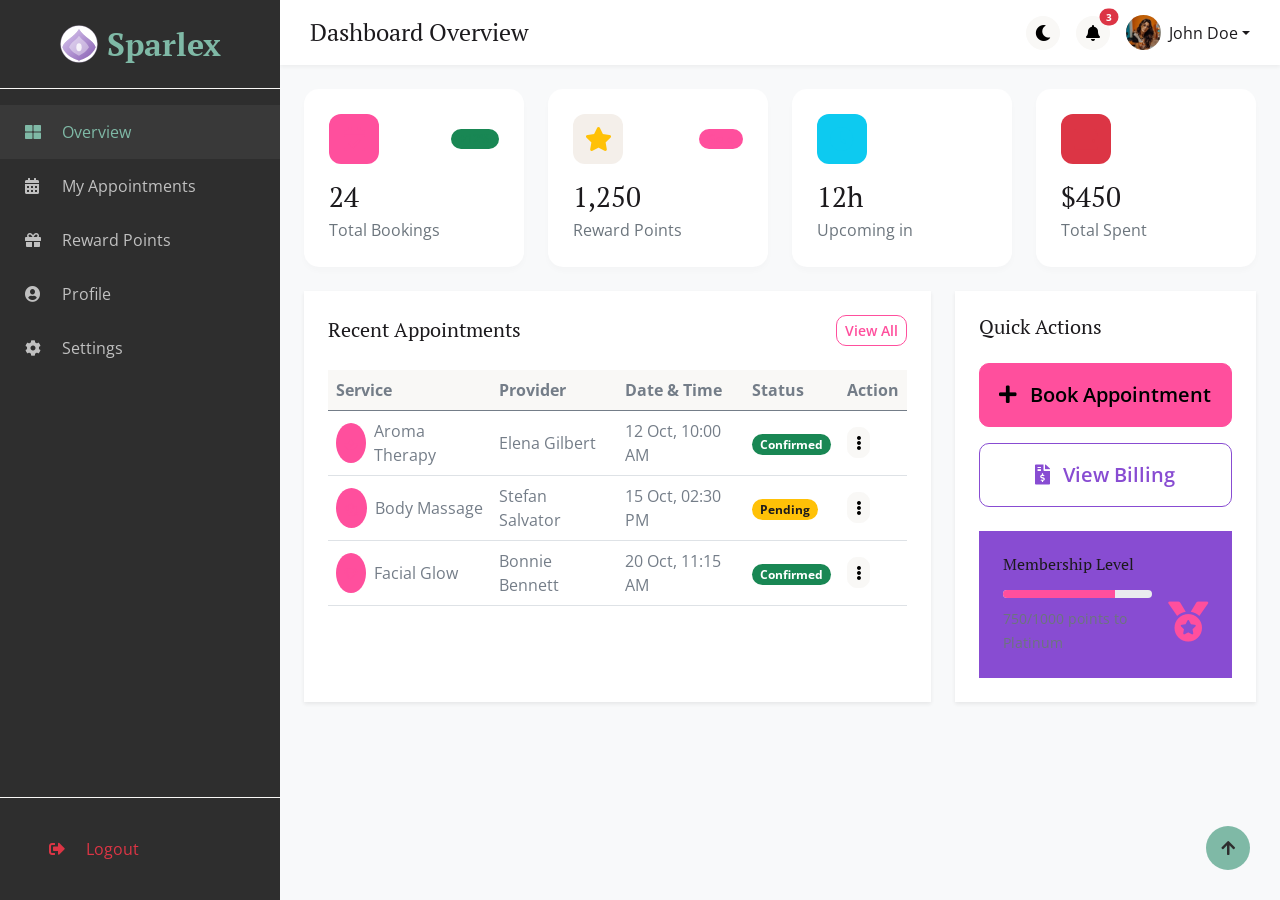
<file: dashboard.html>
<!DOCTYPE html>
<html lang="en">

<head>
    <meta charset="utf-8">
    <title>Dashboard - Sparlex Spa</title>
    <meta content="width=device-width, initial-scale=1.0" name="viewport">
    <meta content="" name="keywords">
    <meta content="" name="description">
    <link rel="icon" href="img/favicon.svg" type="image/svg+xml">

    <!-- Google Web Fonts -->
    <link rel="preconnect" href="https://fonts.googleapis.com">
    <link rel="preconnect" href="https://fonts.gstatic.com" crossorigin>
    <link
        href="https://fonts.googleapis.com/css2?family=Open+Sans:wght@400;600&family=PT+Serif:wght@400;700&display=swap"
        rel="stylesheet">

    <!-- Icon Font Stylesheet -->
    <link rel="stylesheet" href="https://use.fontawesome.com/releases/v5.15.4/css/all.css" />
    <link href="https://cdn.jsdelivr.net/npm/bootstrap-icons@1.4.1/font/bootstrap-icons.css" rel="stylesheet">

    <!-- Libraries Stylesheet -->
    <link href="lib/animate/animate.min.css" rel="stylesheet">
    <link href="lib/lightbox/css/lightbox.min.css" rel="stylesheet">
    <link href="lib/owlcarousel/assets/owl.carousel.min.css" rel="stylesheet">

    <!-- Customized Bootstrap Stylesheet -->
    <link href="css/bootstrap.min.css" rel="stylesheet">

    <!-- Template Stylesheet -->
    <link href="css/style.css" rel="stylesheet">
</head>

<body>

    <!-- Spinner Start -->
    <div id="spinner"
        class="show w-100 vh-100 bg-white position-fixed translate-middle top-50 start-50  d-flex align-items-center justify-content-center">
        <div class="spinner-grow text-primary" role="status"></div>
    </div>
    <!-- Spinner End -->


    <div class="dashboard-container">
        <!-- Sidebar Start -->
        <div class="sidebar d-flex flex-column" id="sidebar">
            <div class="p-4 mb-3 border-bottom border-light border-opacity-10 text-center">
                <a href="index.html" class="d-flex align-items-center justify-content-center text-decoration-none">
                    <img src="img/logo.svg" alt="Logo" class="img-fluid" style="height: 40px;">
                    <h1 class="brand-name display-6 mb-0 ms-2">Sparlex</h1>
                </a>
            </div>
            <nav class="nav flex-column flex-grow-1">
                <a href="dashboard.html" class="nav-link active"><i class="fas fa-th-large me-2"></i> Overview</a>
                <a href="#" class="nav-link"><i class="fas fa-calendar-alt me-2"></i> My Appointments</a>
                <a href="#" class="nav-link"><i class="fas fa-gift me-2"></i> Reward Points</a>
                <a href="#" class="nav-link"><i class="fas fa-user-circle me-2"></i> Profile</a>
                <a href="#" class="nav-link"><i class="fas fa-cog me-2"></i> Settings</a>
            </nav>
            <div class="mt-auto p-4 border-top border-light border-opacity-10">
                <a href="login.html" class="nav-link text-danger"><i class="fas fa-sign-out-alt me-2"></i> Logout</a>
            </div>
        </div>
        <!-- Sidebar End -->

        <!-- Main Content Start -->
        <div class="dashboard-main">
            <!-- Header Start -->
            <div class="dashboard-header d-flex justify-content-between align-items-center">
                <div class="d-flex align-items-center">
                    <button class="btn btn-light d-lg-none me-3" id="sidebarToggle">
                        <i class="fas fa-bars"></i>
                    </button>
                    <h4 class="mb-0">Dashboard Overview</h4>
                </div>
                <div class="d-flex align-items-center">
                    <button id="theme-toggle" class="btn btn-light rounded-circle btn-sm-square me-3">
                        <i class="fas fa-moon"></i>
                    </button>
                    <div class="dropdown me-3">
                        <button class="btn btn-light rounded-circle btn-sm-square position-relative" type="button">
                            <i class="fas fa-bell"></i>
                            <span
                                class="position-absolute top-0 start-100 translate-middle badge rounded-pill bg-danger"
                                style="font-size: 10px;">3</span>
                        </button>
                    </div>
                    <div class="dropdown">
                        <a href="#" class="d-flex align-items-center text-decoration-none text-dark dropdown-toggle"
                            data-bs-toggle="dropdown">
                            <img src="img/testimonial-1.jpg" alt="User" class="rounded-circle me-2"
                                style="width: 35px; height: 35px; object-fit: cover;">
                            <span class="d-none d-sm-inline">John Doe</span>
                        </a>
                        <ul class="dropdown-menu dropdown-menu-end shadow border-0 mt-2">
                            <li><a class="dropdown-item" href="#"><i class="fas fa-user me-2 small"></i> My Profile</a>
                            </li>
                            <li><a class="dropdown-item" href="#"><i class="fas fa-cog me-2 small"></i> Settings</a>
                            </li>
                            <li>
                                <hr class="dropdown-divider">
                            </li>
                            <li><a class="dropdown-item text-danger" href="login.html"><i
                                        class="fas fa-sign-out-alt me-2 small"></i> Logout</a></li>
                        </ul>
                    </div>
                </div>
            </div>
            <!-- Header End -->

            <!-- Content Body Start -->
            <div class="p-3 p-md-4">
                <div class="row g-4 mb-4">
                    <div class="col-12 col-sm-6 col-xl-3">
                        <div class="stat-card">
                            <div class="d-flex justify-content-between align-items-center mb-3">
                                <div class="stat-icon bg-primary bg-opacity-10 text-primary">
                                    <i class="fas fa-calendar-check"></i>
                                </div>
                                <span class="badge bg-success bg-opacity-10 text-success">+12%</span>
                            </div>
                            <h3 class="mb-1">24</h3>
                            <p class="text-muted mb-0">Total Bookings</p>
                        </div>
                    </div>
                    <div class="col-12 col-sm-6 col-xl-3">
                        <div class="stat-card">
                            <div class="d-flex justify-content-between align-items-center mb-3">
                                <div class="stat-icon bg-secondary bg-opacity-10 text-secondary"
                                    style="background-color: rgba(244, 239, 234, 1) !important;">
                                    <i class="fas fa-star text-warning"></i>
                                </div>
                                <span class="badge bg-primary bg-opacity-10 text-primary">Gold</span>
                            </div>
                            <h3 class="mb-1">1,250</h3>
                            <p class="text-muted mb-0">Reward Points</p>
                        </div>
                    </div>
                    <div class="col-12 col-sm-6 col-xl-3">
                        <div class="stat-card">
                            <div class="d-flex justify-content-between align-items-center mb-3">
                                <div class="stat-icon bg-info bg-opacity-10 text-info">
                                    <i class="fas fa-clock"></i>
                                </div>
                            </div>
                            <h3 class="mb-1">12h</h3>
                            <p class="text-muted mb-0">Upcoming in</p>
                        </div>
                    </div>
                    <div class="col-12 col-sm-6 col-xl-3">
                        <div class="stat-card">
                            <div class="d-flex justify-content-between align-items-center mb-3">
                                <div class="stat-icon bg-danger bg-opacity-10 text-danger">
                                    <i class="fas fa-wallet"></i>
                                </div>
                            </div>
                            <h3 class="mb-1">$450</h3>
                            <p class="text-muted mb-0">Total Spent</p>
                        </div>
                    </div>
                </div>

                <div class="row g-4">
                    <div class="col-lg-8">
                        <div class="bg-white p-4 rounded-4 shadow-sm h-100">
                            <div class="d-flex justify-content-between align-items-center mb-4">
                                <h5 class="mb-0">Recent Appointments</h5>
                                <a href="#" class="btn btn-sm btn-outline-primary">View All</a>
                            </div>
                            <div class="table-responsive">
                                <table class="table table-hover align-middle">
                                    <thead class="bg-light">
                                        <tr>
                                            <th>Service</th>
                                            <th>Provider</th>
                                            <th>Date & Time</th>
                                            <th>Status</th>
                                            <th>Action</th>
                                        </tr>
                                    </thead>
                                    <tbody>
                                        <tr>
                                            <td>
                                                <div class="d-flex align-items-center">
                                                    <div class="rounded-circle bg-primary bg-opacity-10 p-2 me-2">
                                                        <i class="fas fa-spa text-primary" style="font-size: 12px;"></i>
                                                    </div>
                                                    <span>Aroma Therapy</span>
                                                </div>
                                            </td>
                                            <td>Elena Gilbert</td>
                                            <td>12 Oct, 10:00 AM</td>
                                            <td><span class="badge bg-success rounded-pill">Confirmed</span></td>
                                            <td><button class="btn btn-sm btn-light"><i
                                                        class="fas fa-ellipsis-v"></i></button></td>
                                        </tr>
                                        <tr>
                                            <td>
                                                <div class="d-flex align-items-center">
                                                    <div class="rounded-circle bg-primary bg-opacity-10 p-2 me-2">
                                                        <i class="fas fa-hand-sparkles text-primary"
                                                            style="font-size: 12px;"></i>
                                                    </div>
                                                    <span>Body Massage</span>
                                                </div>
                                            </td>
                                            <td>Stefan Salvator</td>
                                            <td>15 Oct, 02:30 PM</td>
                                            <td><span class="badge bg-warning text-dark rounded-pill">Pending</span>
                                            </td>
                                            <td><button class="btn btn-sm btn-light"><i
                                                        class="fas fa-ellipsis-v"></i></button></td>
                                        </tr>
                                        <tr>
                                            <td>
                                                <div class="d-flex align-items-center">
                                                    <div class="rounded-circle bg-primary bg-opacity-10 p-2 me-2">
                                                        <i class="fas fa-gem text-primary" style="font-size: 12px;"></i>
                                                    </div>
                                                    <span>Facial Glow</span>
                                                </div>
                                            </td>
                                            <td>Bonnie Bennett</td>
                                            <td>20 Oct, 11:15 AM</td>
                                            <td><span class="badge bg-success rounded-pill">Confirmed</span></td>
                                            <td><button class="btn btn-sm btn-light"><i
                                                        class="fas fa-ellipsis-v"></i></button></td>
                                        </tr>
                                    </tbody>
                                </table>
                            </div>
                        </div>
                    </div>
                    <div class="col-lg-4">
                        <div class="bg-white p-4 rounded-4 shadow-sm h-100">
                            <h5 class="mb-4">Quick Actions</h5>
                            <div class="d-grid gap-3">
                                <a href="appointment.html" class="btn btn-primary btn-lg rounded-3 py-3">
                                    <i class="fas fa-plus me-2"></i> Book Appointment
                                </a>
                                <a href="#" class="btn btn-outline-secondary btn-lg rounded-3 py-3">
                                    <i class="fas fa-file-invoice-dollar me-2"></i> View Billing
                                </a>
                                <div class="bg-secondary bg-opacity-10 p-4 rounded-4 mt-2">
                                    <h6>Membership Level</h6>
                                    <div class="d-flex align-items-center mt-3">
                                        <div class="flex-grow-1">
                                            <div class="progress mb-2" style="height: 8px;">
                                                <div class="progress-bar bg-primary" role="progressbar"
                                                    style="width: 75%;" aria-valuenow="75" aria-valuemin="0"
                                                    aria-valuemax="100"></div>
                                            </div>
                                            <small class="text-muted">750/1000 points to Platinum</small>
                                        </div>
                                        <div class="ms-3">
                                            <i class="fas fa-medal text-primary display-6"></i>
                                        </div>
                                    </div>
                                </div>
                            </div>
                        </div>
                    </div>
                </div>
            </div>
            <!-- Content Body End -->
        </div>
        <!-- Main Content End -->
    </div>


    <!-- Back to Top -->
    <a href="#" class="btn btn-primary btn-primary-outline-0 btn-md-square rounded-circle back-to-top"><i
            class="fa fa-arrow-up"></i></a>


    <!-- JavaScript Libraries -->
    <script src="https://ajax.googleapis.com/ajax/libs/jquery/3.6.4/jquery.min.js"></script>
    <script src="https://cdn.jsdelivr.net/npm/bootstrap@5.0.0/dist/js/bootstrap.bundle.min.js"></script>
    <script src="lib/wow/wow.min.js"></script>
    <script src="lib/easing/easing.min.js"></script>
    <script src="lib/waypoints/waypoints.min.js"></script>
    <script src="lib/counterup/counterup.min.js"></script>
    <script src="lib/lightbox/js/lightbox.min.js"></script>
    <script src="lib/owlcarousel/owl.carousel.min.js"></script>

    <!-- Template Javascript -->
    <script src="js/main.js"></script>

    <script>
        $(document).ready(function () {
            $('#sidebarToggle').click(function () {
                $('#sidebar').toggleClass('show');
            });

            // Close sidebar when clicking outside on mobile
            $(document).click(function (event) {
                if (!$(event.target).closest('#sidebar, #sidebarToggle').length) {
                    if ($('#sidebar').hasClass('show')) {
                        $('#sidebar').removeClass('show');
                    }
                }
            });
        });
    </script>
</body>

</html>
</file>
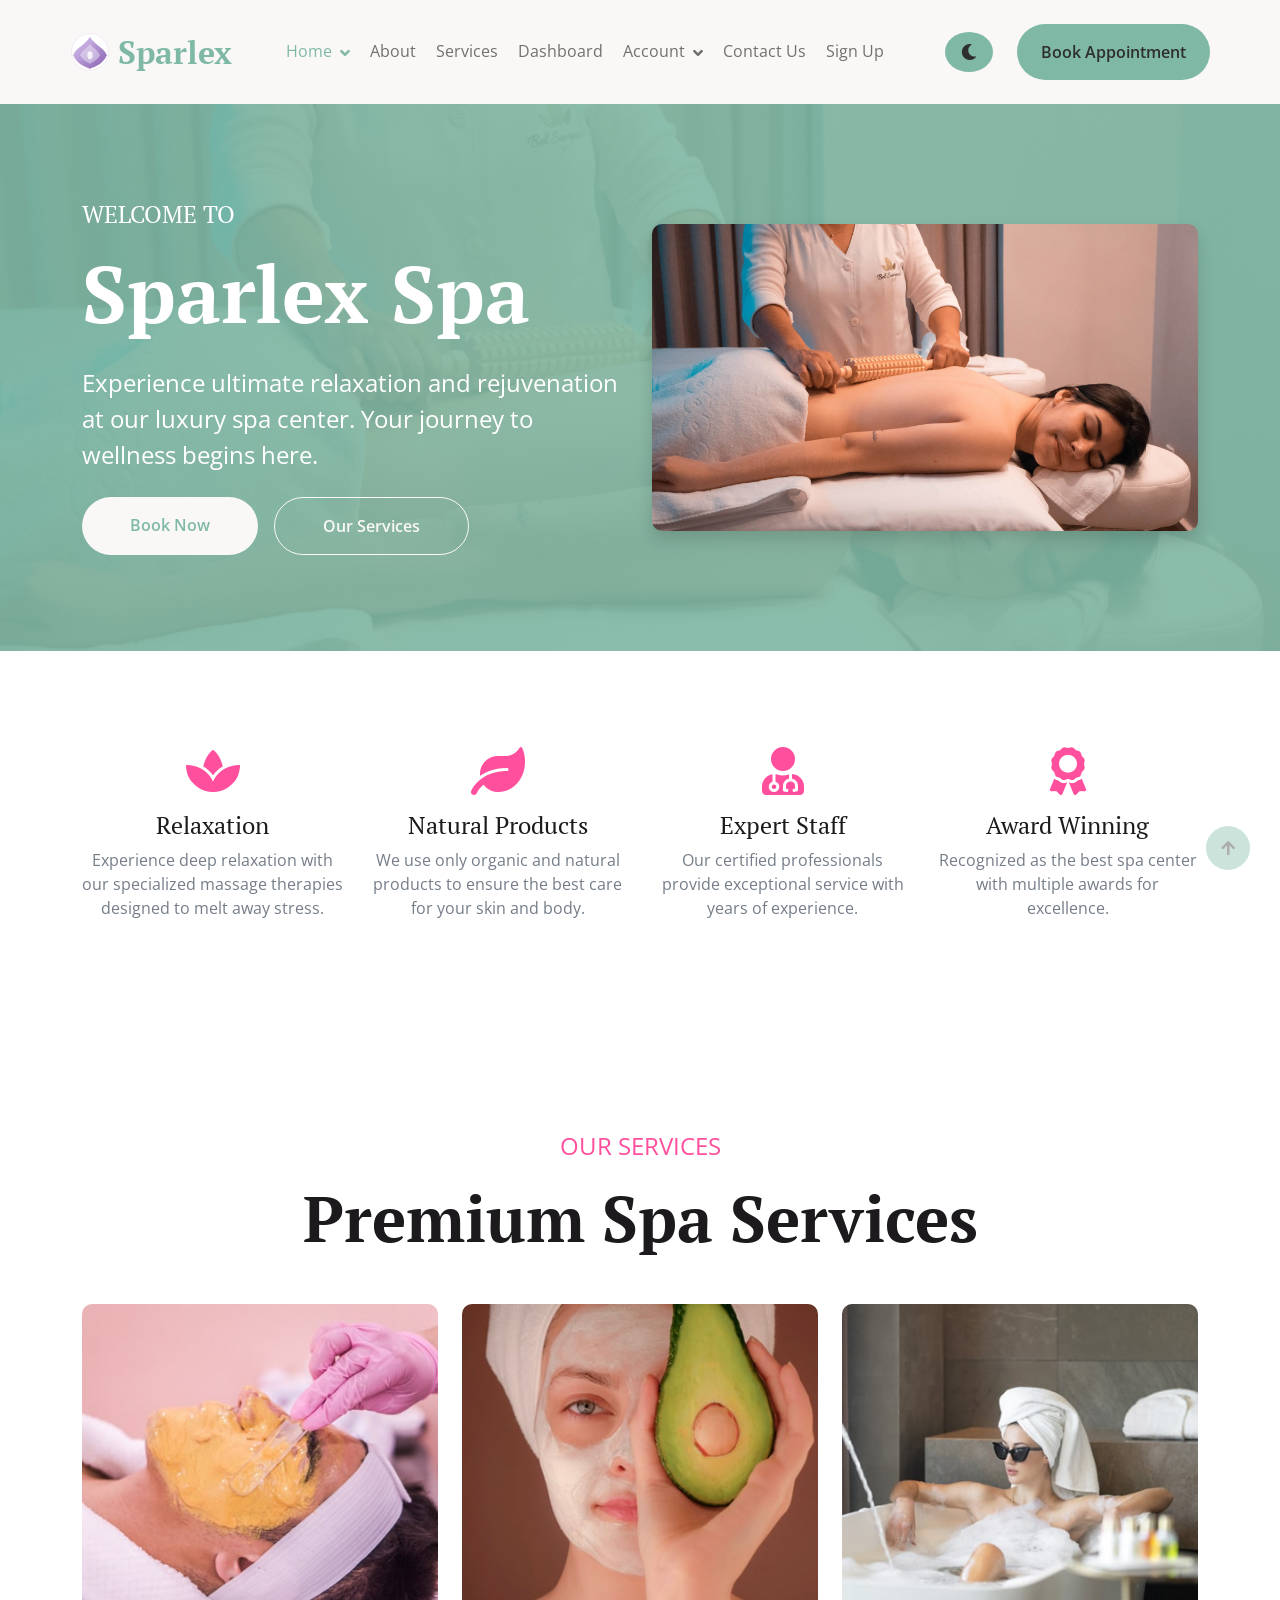
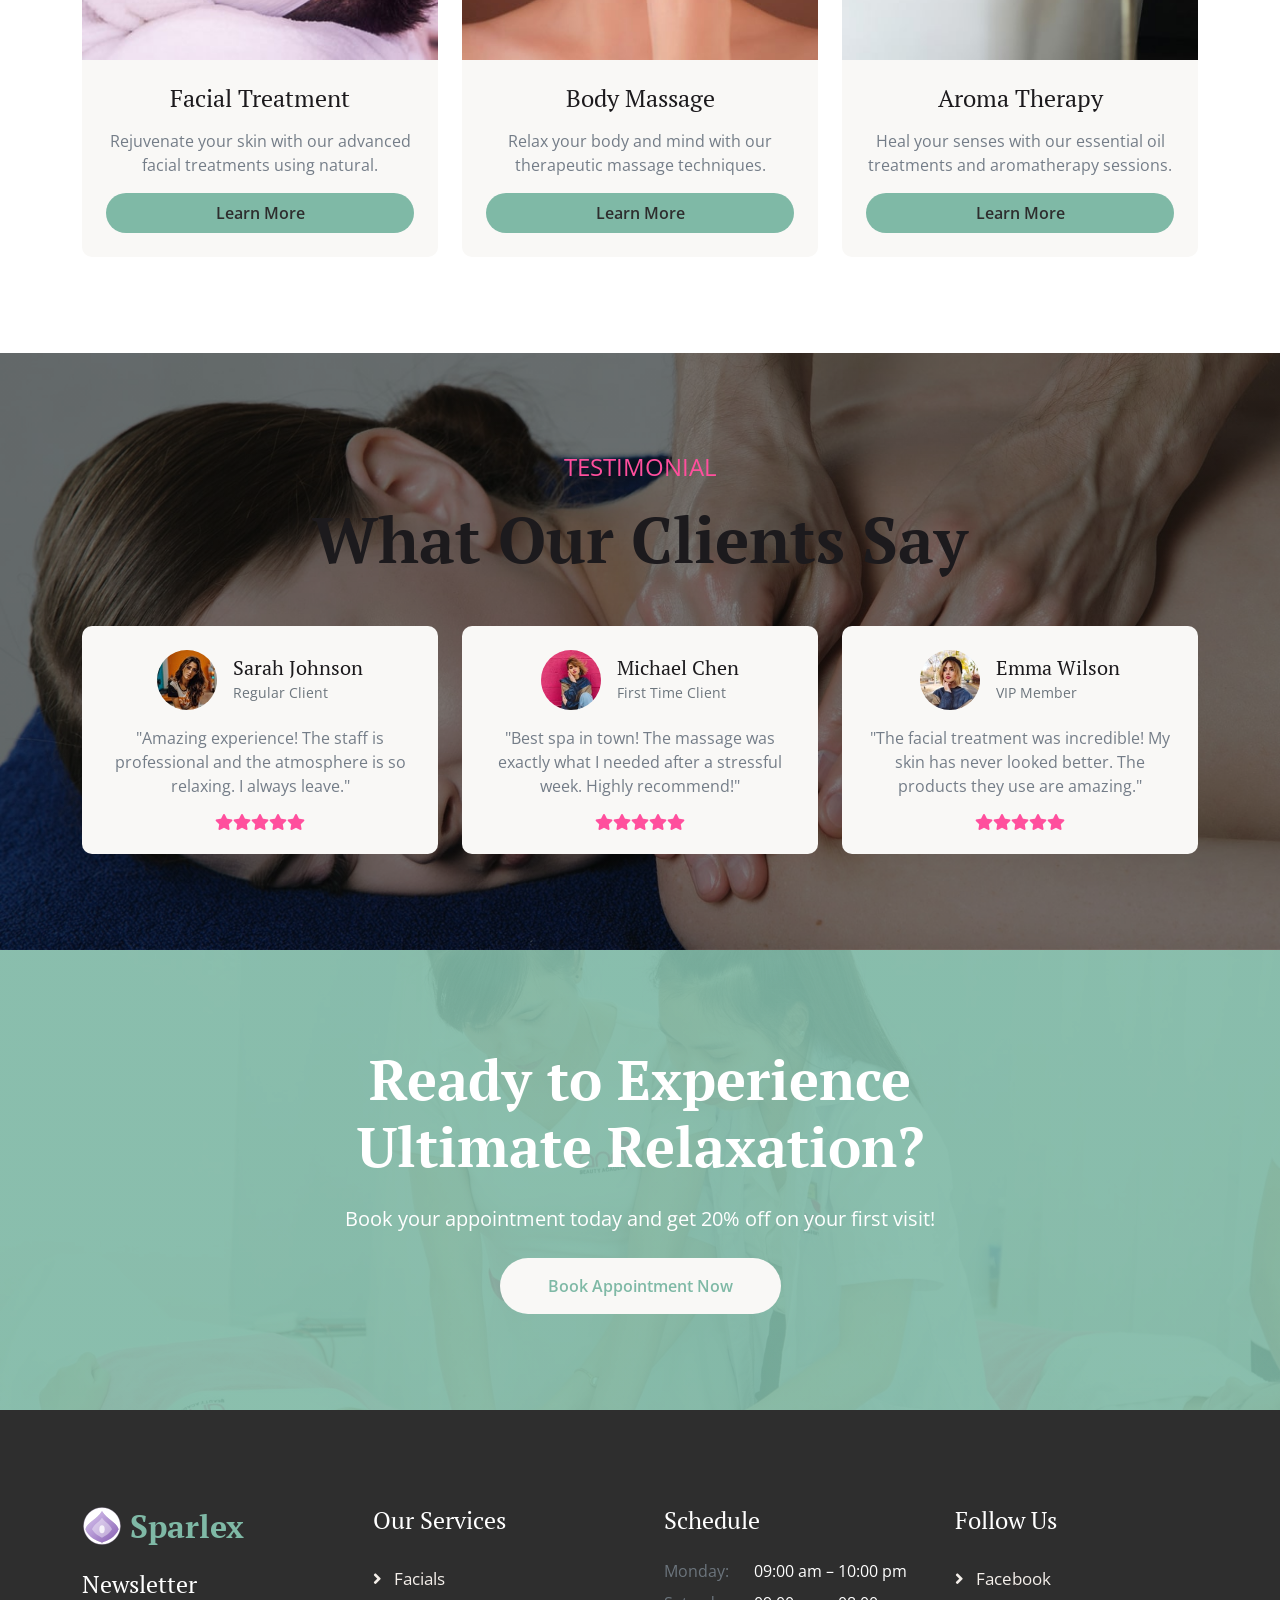
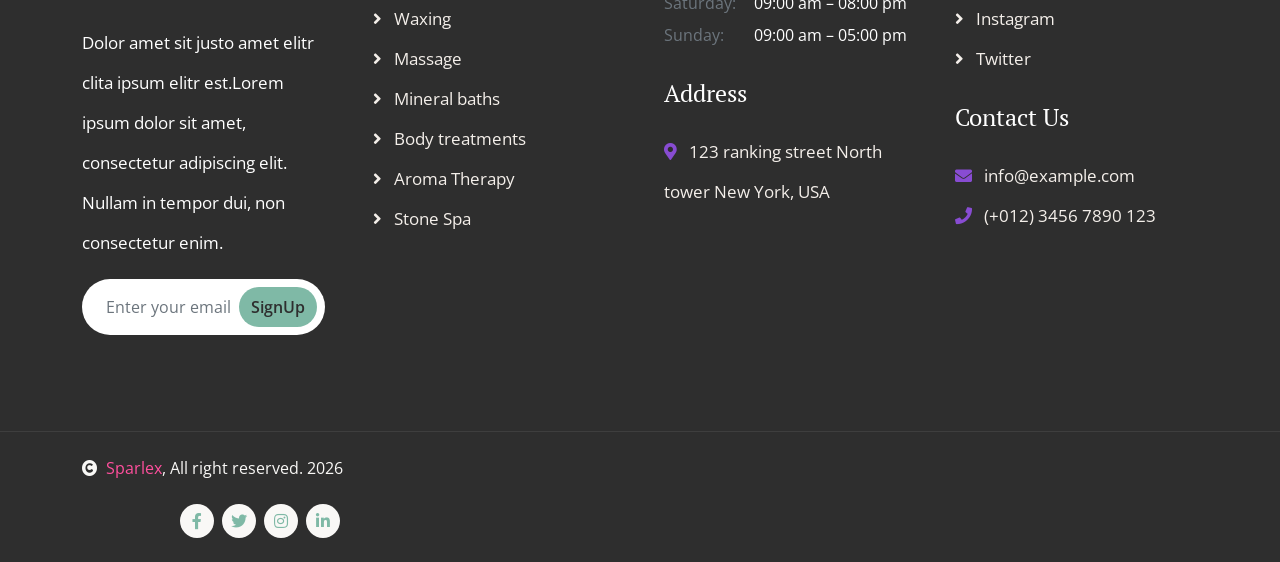
<file: home2.html>
<!DOCTYPE html>
<html lang="en">

<head>
    <meta charset="utf-8">
    <title>Home 2 - Sparlex Spa</title>
    <meta content="width=device-width, initial-scale=1.0" name="viewport">
    <meta content="" name="keywords">
    <meta content="" name="description">
    <link rel="icon" href="img/favicon.svg" type="image/svg+xml">

    <!-- Google Web Fonts -->
    <link rel="preconnect" href="https://fonts.googleapis.com">
    <link rel="preconnect" href="https://fonts.gstatic.com" crossorigin>
    <link
        href="https://fonts.googleapis.com/css2?family=Open+Sans:wght@400;600&family=PT+Serif:wght@400;700&display=swap"
        rel="stylesheet">

    <!-- Icon Font Stylesheet -->
    <link rel="stylesheet" href="https://use.fontawesome.com/releases/v5.15.4/css/all.css" />
    <link href="https://cdn.jsdelivr.net/npm/bootstrap-icons@1.4.1/font/bootstrap-icons.css" rel="stylesheet">

    <!-- Libraries Stylesheet -->
    <link href="lib/animate/animate.min.css" rel="stylesheet">
    <link href="lib/lightbox/css/lightbox.min.css" rel="stylesheet">
    <link href="lib/owlcarousel/assets/owl.carousel.min.css" rel="stylesheet">


    <!-- Customized Bootstrap Stylesheet -->
    <link href="css/bootstrap.min.css" rel="stylesheet">

    <!-- Template Stylesheet -->
    <link href="css/style.css" rel="stylesheet">
</head>

<body>

    <!-- Spinner Start -->
    <div id="spinner"
        class="show w-100 vh-100 bg-white position-fixed translate-middle top-50 start-50  d-flex align-items-center justify-content-center">
        <div class="spinner-grow text-primary" role="status"></div>
    </div>
    <!-- Spinner End -->


    <!-- Navbar start -->
    <div class="container-fluid sticky-top px-0">
        <div class="container-fluid bg-light">
            <div class="container px-0">
                <nav class="navbar navbar-light navbar-expand-xl">
                    <a href="index.html" class="navbar-brand d-flex align-items-center">
                        <img src="img/logo.svg" alt="Logo" class="img-fluid" style="height: 40px;">
                        <h1 class="text-primary display-6 mb-0 ms-2">Sparlex</h1>
                    </a>
                    <button class="navbar-toggler py-2 px-3" type="button" data-bs-toggle="collapse"
                        data-bs-target="#navbarCollapse">
                        <span class="fa fa-bars text-primary"></span>
                    </button>
                    <div class="collapse navbar-collapse bg-light py-3" id="navbarCollapse">
                        <div class="navbar-nav mx-auto border-top">
                            <div class="nav-item dropdown">
                                <a href="#" class="nav-link dropdown-toggle" data-bs-toggle="dropdown">Home</a>
                                <div class="dropdown-menu m-0 bg-secondary rounded-0">
                                    <a href="index.html" class="dropdown-item">Home 1</a>
                                    <a href="home2.html" class="dropdown-item">Home 2</a>
                                </div>
                            </div>
                            <a href="about.html" class="nav-item nav-link">About</a>
                            <a href="service.html" class="nav-item nav-link">Services</a>
                            <a href="dashboard.html" class="nav-item nav-link">Dashboard</a>
                            <div class="nav-item dropdown">
                                <a href="#" class="nav-link dropdown-toggle" data-bs-toggle="dropdown">Account</a>
                                <div class="dropdown-menu m-0 bg-secondary rounded-0">
                                    <a href="team.html" class="dropdown-item">Team</a>
                                    <a href="appointment.html" class="dropdown-item">Appointment</a>
                                    <a href="404.html" class="dropdown-item">404 page</a>

                                </div>
                            </div>
                            <a href="contact.html" class="nav-item nav-link">Contact Us</a>
                            <a href="register.html" class="nav-item nav-link">Sign Up</a>
                        </div>
                        <div class="d-flex align-items-center flex-nowrap pt-xl-0">
                            <button id="theme-toggle"
                                class="btn btn-primary btn-primary-outline-0 rounded-circle py-2 px-3 ms-4">
                                <i class="fas fa-moon"></i>
                            </button>
                            <a href="appointment.html"
                                class="btn btn-primary btn-primary-outline-0 rounded-pill py-3 px-4 ms-4">Book
                                Appointment</a>
                        </div>
                    </div>
                </nav>
            </div>
        </div>
    </div>
    <!-- Na


        <!-- Modal Search Start -->
    <div class="modal fade" id="searchModal" tabindex="-1" aria-labelledby="exampleModalLabel" aria-hidden="true">
        <div class="modal-dialog modal-fullscreen">
            <div class="modal-content rounded-0">
                <div class="modal-header">
                    <h4 class="modal-title mb-0" id="exampleModalLabel">Search by keyword</h4>
                    <button type="button" class="btn-close" data-bs-dismiss="modal" aria-label="Close"></button>
                </div>
                <div class="modal-body d-flex align-items-center">
                    <form class="input-group w-75 mx-auto d-flex search-form">
                        <input type="search" class="form-control p-3" placeholder="keywords"
                            aria-describedby="search-icon-1">
                        <button type="submit" id="search-icon-1" class="input-group-text p-3"><i
                                class="fa fa-search"></i></button>
                    </form>
                </div>
            </div>
        </div>
    </div>
    <!-- Modal Search End -->


    <!-- Hero Section Start -->
    <div class="container-fluid hero-section py-5"
        style="background: linear-gradient(rgba(127, 185, 166, 0.9), rgba(127, 185, 166, 0.9)), url('img/carousel-1.jpg') center/cover no-repeat;">
        <div class="container py-5">
            <div class="row align-items-center">
                <div class="col-lg-6 mb-5 mb-lg-0">
                    <div class="hero-content text-center text-lg-start">
                        <h4 class="text-white text-uppercase mb-3">Welcome to</h4>
                        <h1 class="display-1 text-white mb-4">Sparlex Spa</h1>
                        <p class="text-white fs-4 mb-4">Experience ultimate relaxation and rejuvenation at our luxury
                            spa center. Your journey to wellness begins here.</p>
                        <div class="d-flex flex-wrap justify-content-center justify-content-lg-start gap-3">
                            <a class="btn btn-light btn-light-outline-0 rounded-pill py-3 px-5"
                                href="appointment.html">Book Now</a>
                            <a class="btn btn-outline-light rounded-pill py-3 px-5" href="service.html">Our Services</a>
                        </div>
                    </div>
                </div>
                <div class="col-lg-6">
                    <div class="hero-image text-center">
                        <img src="img/carousel-1.jpg" class="img-fluid rounded shadow" alt="Spa Services">
                    </div>
                </div>
            </div>
        </div>
    </div>
    <!-- Hero Section End -->


    <!-- Features Start -->
    <div class="container-fluid features py-5">
        <div class="container py-5">
            <div class="row g-4">
                <div class="col-lg-3 col-md-6">
                    <div class="feature-item text-center">
                        <div class="feature-icon mb-3">
                            <i class="fas fa-spa fa-3x text-primary"></i>
                        </div>
                        <h4>Relaxation</h4>
                        <p>Experience deep relaxation with our specialized massage therapies designed to melt away
                            stress.</p>
                    </div>
                </div>
                <div class="col-lg-3 col-md-6">
                    <div class="feature-item text-center">
                        <div class="feature-icon mb-3">
                            <i class="fas fa-leaf fa-3x text-primary"></i>
                        </div>
                        <h4>Natural Products</h4>
                        <p>We use only organic and natural products to ensure the best care for your skin and body.</p>
                    </div>
                </div>
                <div class="col-lg-3 col-md-6">
                    <div class="feature-item text-center">
                        <div class="feature-icon mb-3">
                            <i class="fas fa-user-md fa-3x text-primary"></i>
                        </div>
                        <h4>Expert Staff</h4>
                        <p>Our certified professionals provide exceptional service with years of experience.</p>
                    </div>
                </div>
                <div class="col-lg-3 col-md-6">
                    <div class="feature-item text-center">
                        <div class="feature-icon mb-3">
                            <i class="fas fa-award fa-3x text-primary"></i>
                        </div>
                        <h4>Award Winning</h4>
                        <p>Recognized as the best spa center with multiple awards for excellence.</p>
                    </div>
                </div>
            </div>
        </div>
    </div>
    <!-- Features End -->


    <!-- Services Preview Start -->
    <div class="container-fluid services-preview py-5">
        <div class="container py-5">
            <div class="mx-auto text-center mb-5" style="max-width: 800px;">
                <p class="fs-4 text-uppercase text-center text-primary">Our Services</p>
                <h1 class="display-3">Premium Spa Services</h1>
            </div>
            <div class="row g-4">
                <div class="col-lg-4 col-md-6">
                    <div class="service-card bg-light rounded overflow-hidden h-100 d-flex flex-column">
                        <img src="img/services-1.jpg" class="img-fluid w-100" alt="Facial Treatment">
                        <div class="p-4 text-center d-flex flex-column flex-grow-1">
                            <h4 class="mb-3">Facial Treatment</h4>
                            <p class="mb-3">Rejuvenate your skin with our advanced facial treatments using natural.</p>
                            <a href="service.html"
                                class="btn btn-primary btn-primary-outline-0 rounded-pill py-2 px-4 mt-auto">Learn
                                More</a>
                        </div>
                    </div>
                </div>
                <div class="col-lg-4 col-md-6">
                    <div class="service-card bg-light rounded overflow-hidden h-100 d-flex flex-column">
                        <img src="img/services-2.jpg" class="img-fluid w-100" alt="Body Massage">
                        <div class="p-4 text-center d-flex flex-column flex-grow-1">
                            <h4 class="mb-3">Body Massage</h4>
                            <p class="mb-3">Relax your body and mind with our therapeutic massage techniques.</p>
                            <a href="service.html"
                                class="btn btn-primary btn-primary-outline-0 rounded-pill py-2 px-4 mt-auto">Learn
                                More</a>
                        </div>
                    </div>
                </div>
                <div class="col-lg-4 col-md-6">
                    <div class="service-card bg-light rounded overflow-hidden h-100 d-flex flex-column">
                        <img src="img/services-3.jpg" class="img-fluid w-100" alt="Aroma Therapy">
                        <div class="p-4 text-center d-flex flex-column flex-grow-1">
                            <h4 class="mb-3">Aroma Therapy</h4>
                            <p class="mb-3">Heal your senses with our essential oil treatments and aromatherapy
                                sessions.</p>
                            <a href="service.html"
                                class="btn btn-primary btn-primary-outline-0 rounded-pill py-2 px-4 mt-auto">Learn
                                More</a>
                        </div>
                    </div>
                </div>
            </div>
        </div>
    </div>
    <!-- Services Preview End -->


    <!-- Testimonial Start -->
    <div class="container-fluid testimonial py-5">
        <div class="container py-5">
            <div class="mx-auto text-center mb-5" style="max-width: 800px;">
                <p class="fs-4 text-uppercase text-center text-primary">Testimonial</p>
                <h1 class="display-3">What Our Clients Say</h1>
            </div>
            <div class="row g-4">
                <div class="col-lg-4">
                    <div class="testimonial-item h-100 bg-light rounded p-4 text-center">
                        <div class="d-flex align-items-center justify-content-center mb-3">
                            <img src="img/testimonial-1.jpg" class="img-fluid rounded-circle"
                                style="width: 60px; height: 60px;" alt="Client">
                            <div class="ms-3 text-start">
                                <h5 class="mb-0">Sarah Johnson</h5>
                                <small class="text-muted">Regular Client</small>
                            </div>
                        </div>
                        <p>"Amazing experience! The staff is professional and the atmosphere is so relaxing. I always
                            leave."</p>
                        <div class="text-primary d-flex justify-content-center">
                            <i class="fas fa-star"></i>
                            <i class="fas fa-star"></i>
                            <i class="fas fa-star"></i>
                            <i class="fas fa-star"></i>
                            <i class="fas fa-star"></i>
                        </div>
                    </div>
                </div>
                <div class="col-lg-4">
                    <div class="testimonial-item h-100 bg-light rounded p-4 text-center">
                        <div class="d-flex align-items-center justify-content-center mb-3">
                            <img src="img/testimonial-2.jpg" class="img-fluid rounded-circle"
                                style="width: 60px; height: 60px;" alt="Client">
                            <div class="ms-3 text-start">
                                <h5 class="mb-0">Michael Chen</h5>
                                <small class="text-muted">First Time Client</small>
                            </div>
                        </div>
                        <p>"Best spa in town! The massage was exactly what I needed after a stressful week. Highly
                            recommend!"</p>
                        <div class="text-primary d-flex justify-content-center">
                            <i class="fas fa-star"></i>
                            <i class="fas fa-star"></i>
                            <i class="fas fa-star"></i>
                            <i class="fas fa-star"></i>
                            <i class="fas fa-star"></i>
                        </div>
                    </div>
                </div>
                <div class="col-lg-4">
                    <div class="testimonial-item h-100 bg-light rounded p-4 text-center">
                        <div class="d-flex align-items-center justify-content-center mb-3">
                            <img src="img/testimonial-3.jpg" class="img-fluid rounded-circle"
                                style="width: 60px; height: 60px;" alt="Client">
                            <div class="ms-3 text-start">
                                <h5 class="mb-0">Emma Wilson</h5>
                                <small class="text-muted">VIP Member</small>
                            </div>
                        </div>
                        <p>"The facial treatment was incredible! My skin has never looked better. The products they use
                            are amazing."</p>
                        <div class="text-primary d-flex justify-content-center">
                            <i class="fas fa-star"></i>
                            <i class="fas fa-star"></i>
                            <i class="fas fa-star"></i>
                            <i class="fas fa-star"></i>
                            <i class="fas fa-star"></i>
                        </div>
                    </div>
                </div>
            </div>
        </div>
    </div>
    <!-- Testimonial End -->


    <!-- CTA Start -->
    <div class="container-fluid cta py-5"
        style="background: linear-gradient(rgba(127, 185, 166, 0.9), rgba(127, 185, 166, 0.9)), url('img/carousel-2.jpg') center/cover no-repeat;">
        <div class="container py-5">
            <div class="row justify-content-center">
                <div class="col-lg-8 text-center">
                    <h2 class="text-white display-4 mb-4">Ready to Experience Ultimate Relaxation?</h2>
                    <p class="text-white fs-5 mb-4">Book your appointment today and get 20% off on your first visit!</p>
                    <a href="appointment.html" class="btn btn-light btn-light-outline-0 rounded-pill py-3 px-5">Book
                        Appointment Now</a>
                </div>
            </div>
        </div>
    </div>
    <!-- CTA End -->


    <!-- Footer Start -->
    <div class="container-fluid footer py-5">
        <div class="container py-5">
            <div class="row g-5">
                <div class="col-md-6 col-lg-6 col-xl-3">
                    <div class="footer-item">
                        <a href="index.html" class="footer-brand d-flex align-items-center mb-4">
                            <img src="img/logo.svg" alt="Logo" class="img-fluid" style="height: 40px;">
                            <h1 class="display-6 mb-0 ms-2">Sparlex</h1>
                        </a>
                        <h4 class="mb-4 text-white">Newsletter</h4>
                        <p class="text-white">Dolor amet sit justo amet elitr clita ipsum elitr est.Lorem ipsum dolor
                            sit amet, consectetur adipiscing elit. Nullam in tempor dui, non consectetur enim.</p>
                        <div class="position-relative mx-auto rounded-pill">
                            <input class="form-control rounded-pill border-0 w-100 py-3 ps-4 pe-5" type="text"
                                placeholder="Enter your email">
                            <button type="button"
                                class="btn btn-primary btn-primary-outline-0 rounded-pill position-absolute top-0 end-0 py-2 mt-2 me-2">SignUp</button>
                        </div>
                    </div>
                </div>
                <div class="col-md-6 col-lg-6 col-xl-3">
                    <div class="footer-item d-flex flex-column">
                        <h4 class="mb-4 text-white">Our Services</h4>
                        <a href=""><i class="fas fa-angle-right me-2"></i> Facials</a>
                        <a href=""><i class="fas fa-angle-right me-2"></i> Waxing</a>
                        <a href=""><i class="fas fa-angle-right me-2"></i> Massage</a>
                        <a href=""><i class="fas fa-angle-right me-2"></i> Mineral baths</a>
                        <a href=""><i class="fas fa-angle-right me-2"></i> Body treatments</a>
                        <a href=""><i class="fas fa-angle-right me-2"></i> Aroma Therapy</a>
                        <a href=""><i class="fas fa-angle-right me-2"></i> Stone Spa</a>
                    </div>
                </div>
                <div class="col-md-6 col-lg-6 col-xl-3">
                    <div class="footer-item d-flex flex-column">
                        <h4 class="mb-4 text-white">Schedule</h4>
                        <div class="d-flex justify-content-between mb-2">
                            <span class="text-muted">Monday:</span>
                            <span class="text-white">09:00 am – 10:00 pm</span>
                        </div>
                        <div class="d-flex justify-content-between mb-2">
                            <span class="text-muted">Saturday:</span>
                            <span class="text-white">09:00 am – 08:00 pm</span>
                        </div>
                        <div class="d-flex justify-content-between mb-2">
                            <span class="text-muted">Sunday:</span>
                            <span class="text-white">09:00 am – 05:00 pm</span>
                        </div>
                        <h4 class="my-4 text-white">Address</h4>
                        <p class="mb-0"><i class="fas fa-map-marker-alt text-secondary me-2"></i> 123 ranking street
                            North tower New York, USA</p>
                    </div>
                </div>
                <div class="col-md-6 col-lg-6 col-xl-3">
                    <div class="footer-item d-flex flex-column">
                        <h4 class="mb-4 text-white">Follow Us</h4>
                        <a href=""><i class="fas fa-angle-right me-2"></i> Facebook</a>
                        <a href=""><i class="fas fa-angle-right me-2"></i> Instagram</a>
                        <a href=""><i class="fas fa-angle-right me-2"></i> Twitter</a>
                        <h4 class="my-4 text-white">Contact Us</h4>
                        <p class="mb-0"><i class="fas fa-envelope text-secondary me-2"></i> info@example.com</p>
                        <p class="mb-0"><i class="fas fa-phone text-secondary me-2"></i> (+012) 3456 7890 123</p>
                    </div>
                </div>
            </div>
        </div>
    </div>
    <!-- Footer End -->


    <!-- Copyright Start -->
    <div class="container-fluid copyright py-4">
        <div class="container">
            <div class="row g-4 align-items-center">
                <span class="text-light"><a href="#"><i class="fas fa-copyright text-light me-2"></i>Sparlex</a>, All
                    right reserved. 2026</span>
                <div class="col-md-4">
                    <div class="d-flex justify-content-center">
                        <a href="" class="btn btn-light btn-light-outline-0 btn-sm-square rounded-circle me-2"><i
                                class="fab fa-facebook-f"></i></a>
                        <a href="" class="btn btn-light btn-light-outline-0 btn-sm-square rounded-circle me-2"><i
                                class="fab fa-twitter"></i></a>
                        <a href="" class="btn btn-light btn-light-outline-0 btn-sm-square rounded-circle me-2"><i
                                class="fab fa-instagram"></i></a>
                        <a href="" class="btn btn-light btn-light-outline-0 btn-sm-square rounded-circle me-0"><i
                                class="fab fa-linkedin-in"></i></a>
                    </div>
                </div>
                <div class="col-md-4 text-center text-md-end text-white">
                </div>
            </div>
        </div>
    </div>
    <!-- Copyright End -->


    <!-- Back to Top -->
    <a href="#" class="btn btn-primary btn-primary-outline-0 btn-md-square rounded-circle back-to-top"><i
            class="fa fa-arrow-up"></i></a>


    <!-- JavaScript Libraries -->
    <script src="https://ajax.googleapis.com/ajax/libs/jquery/3.6.4/jquery.min.js"></script>
    <script src="https://cdn.jsdelivr.net/npm/bootstrap@5.0.0/dist/js/bootstrap.bundle.min.js"></script>
    <script src="lib/wow/wow.min.js"></script>
    <script src="lib/easing/easing.min.js"></script>
    <script src="lib/waypoints/waypoints.min.js"></script>
    <script src="lib/counterup/counterup.min.js"></script>
    <script src="lib/lightbox/js/lightbox.min.js"></script>
    <script src="lib/owlcarousel/owl.carousel.min.js"></script>

    <!-- Template Javascript -->
    <script src="js/main.js"></script>
</body>

</html>
</file>
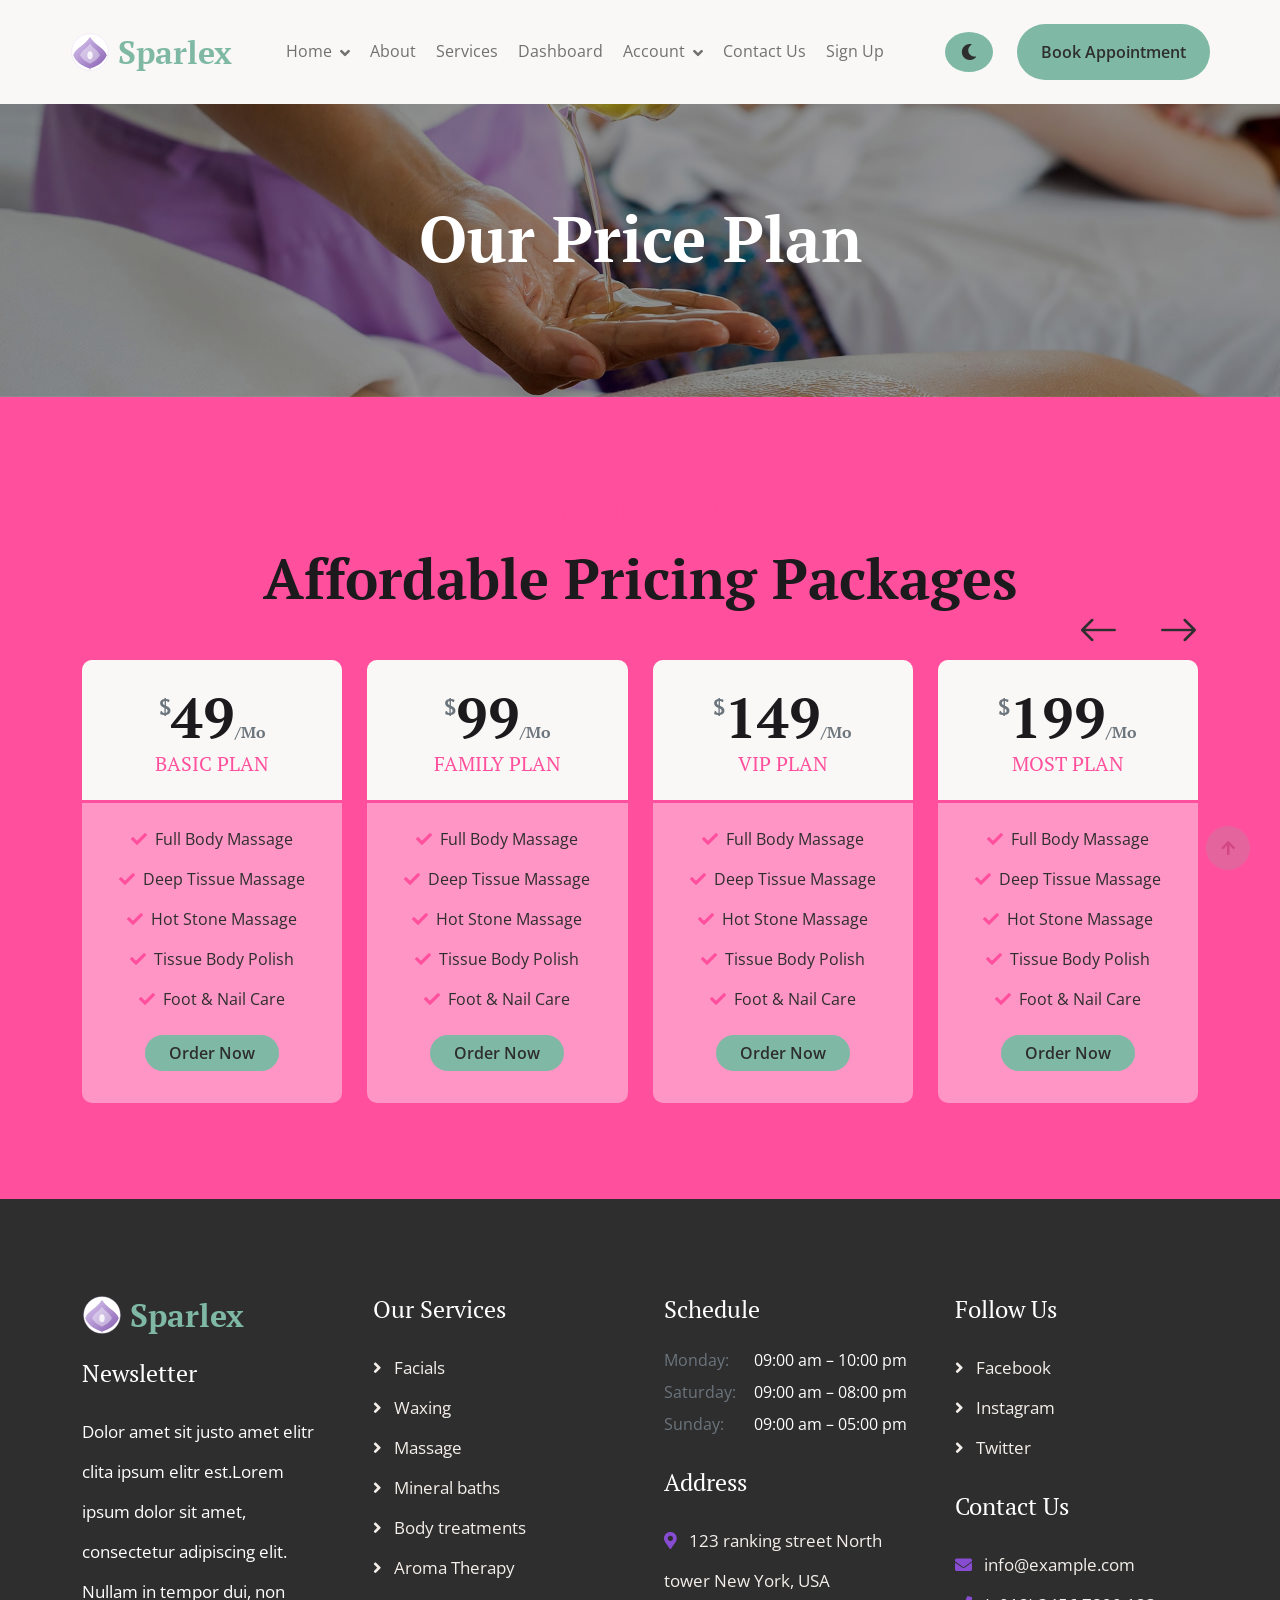
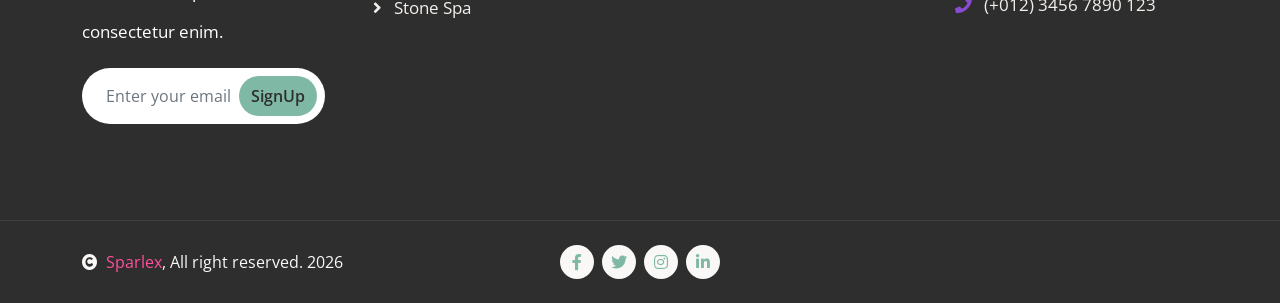
<file: price.html>
<!DOCTYPE html>
<html lang="en">

<head>
    <meta charset="utf-8">
    <title>Sparlex - Spa Website Template</title>
    <meta content="width=device-width, initial-scale=1.0" name="viewport">
    <meta content="" name="keywords">
    <meta content="" name="description">
    <link rel="icon" href="img/favicon.svg" type="image/svg+xml">

    <!-- Google Web Fonts -->
    <link rel="preconnect" href="https://fonts.googleapis.com">
    <link rel="preconnect" href="https://fonts.gstatic.com" crossorigin>
    <link
        href="https://fonts.googleapis.com/css2?family=Open+Sans:wght@400;600&family=PT+Serif:wght@400;700&display=swap"
        rel="stylesheet">

    <!-- Icon Font Stylesheet -->
    <link rel="stylesheet" href="https://use.fontawesome.com/releases/v5.15.4/css/all.css" />
    <link href="https://cdn.jsdelivr.net/npm/bootstrap-icons@1.4.1/font/bootstrap-icons.css" rel="stylesheet">

    <!-- Libraries Stylesheet -->
    <link href="lib/animate/animate.min.css" rel="stylesheet">
    <link href="lib/lightbox/css/lightbox.min.css" rel="stylesheet">
    <link href="lib/owlcarousel/assets/owl.carousel.min.css" rel="stylesheet">


    <!-- Customized Bootstrap Stylesheet -->
    <link href="css/bootstrap.min.css" rel="stylesheet">

    <!-- Template Stylesheet -->
    <link href="css/style.css" rel="stylesheet">
</head>

<body>

    <!-- Spinner Start -->
    <div id="spinner"
        class="show w-100 vh-100 bg-white position-fixed translate-middle top-50 start-50  d-flex align-items-center justify-content-center">
        <div class="spinner-grow text-primary" role="status"></div>
    </div>
    <!-- Spinner End -->
    <!-- Navbar start -->
    <div class="container-fluid sticky-top px-0">
        <div class="container-fluid bg-light">
            <div class="container px-0">
                <nav class="navbar navbar-light navbar-expand-xl">
                    <a href="index.html" class="navbar-brand d-flex align-items-center">
                        <img src="img/logo.svg" alt="Logo" class="img-fluid" style="height: 40px;">
                        <h1 class="text-primary display-6 mb-0 ms-2">Sparlex</h1>
                    </a>
                    <button class="navbar-toggler py-2 px-3" type="button" data-bs-toggle="collapse"
                        data-bs-target="#navbarCollapse">
                        <span class="fa fa-bars text-primary"></span>
                    </button>
                    <div class="collapse navbar-collapse bg-light py-3" id="navbarCollapse">
                        <div class="navbar-nav mx-auto border-top">
                            <div class="nav-item dropdown">
                                <a href="#" class="nav-link dropdown-toggle" data-bs-toggle="dropdown">Home</a>
                                <div class="dropdown-menu m-0 bg-secondary rounded-0">
                                    <a href="index.html" class="dropdown-item">Home 1</a>
                                    <a href="home2.html" class="dropdown-item">Home 2</a>
                                </div>
                            </div>
                            <a href="about.html" class="nav-item nav-link">About</a>
                            <a href="service.html" class="nav-item nav-link">Services</a>
                            <a href="dashboard.html" class="nav-item nav-link">Dashboard</a>
                            <div class="nav-item dropdown">
                                <a href="#" class="nav-link dropdown-toggle" data-bs-toggle="dropdown">Account</a>
                                <div class="dropdown-menu m-0 bg-secondary rounded-0">
                                    <a href="team.html" class="dropdown-item">Team</a>
                                    <a href="appointment.html" class="dropdown-item">Appointment</a>
                                    <a href="404.html" class="dropdown-item">404 page</a>

                                </div>
                            </div>
                            <a href="contact.html" class="nav-item nav-link">Contact Us</a>
                            <a href="register.html" class="nav-item nav-link">Sign Up</a>
                        </div>
                        <div class="d-flex align-items-center flex-nowrap pt-xl-0">
                            <button id="theme-toggle"
                                class="btn btn-primary btn-primary-outline-0 rounded-circle py-2 px-3 ms-4">
                                <i class="fas fa-moon"></i>
                            </button>
                            <a href="appointment.html"
                                class="btn btn-primary btn-primary-outline-0 rounded-pill py-3 px-4 ms-4">Book
                                Appointment</a>
                        </div>
                    </div>
                </nav>
            </div>
        </div>
    </div>
    <!-- Na

        <!-- Modal Search Start -->
    <div class="modal fade" id="searchModal" tabindex="-1" aria-labelledby="exampleModalLabel" aria-hidden="true">
        <div class="modal-dialog modal-fullscreen">
            <div class="modal-content rounded-0">
                <div class="modal-header">
                    <h5 class="modal-title" id="exampleModalLabel">Search by keyword</h5>
                    <button type="button" class="btn-close" data-bs-dismiss="modal" aria-label="Close"></button>
                </div>
                <div class="modal-body d-flex align-items-center">
                    <form class="input-group w-75 mx-auto d-flex search-form">
                        <input type="search" class="form-control p-3" placeholder="keywords"
                            aria-describedby="search-icon-1">
                        <button type="submit" id="search-icon-1" class="input-group-text p-3"><i
                                class="fa fa-search"></i></button>
                    </form>
                </div>
            </div>
        </div>
    </div>
    <!-- Modal Search End -->



    <!-- Header Start -->
    <div class="container-fluid bg-breadcrumb py-5">
        <div class="container text-center py-5">
            <h3 class="text-white display-3 mb-4">Our Price Plan</h1>
        </div>
    </div>
    <!-- Header End -->


    <!-- Pricing Start -->
    <div class="container-fluid pricing py-5" style="background: var(--bs-primary);">
        <div class="container py-5">
            <div class="text-center mx-auto mb-5" style="max-width: 800px;">
                <p class="fs-4 text-uppercase text-primary">Pricing Plan</p>
                <h1 class="display-4 mb-4">Affordable Pricing Packages</h1>
            </div>
            <div class="owl-carousel pricing-carousel">
                <div class="pricing-item">
                    <div class="rounded pricing-content">
                        <div
                            class="d-flex flex-column align-items-center justify-content-center bg-light rounded-top border-3 border-bottom border-primary p-4">
                            <h1 class="display-4 mb-0">
                                <small class="align-top text-muted"
                                    style="font-size: 22px; line-height: 45px;">$</small>49<small class="text-muted"
                                    style="font-size: 16px; line-height: 40px;">/Mo</small>
                            </h1>
                            <h5 class="text-primary text-uppercase m-0">Basic Plan</h5>
                        </div>
                        <div class="p-4 text-center">
                            <p><i class="fa fa-check text-primary me-2"></i>Full Body Massage</p>
                            <p><i class="fa fa-check text-primary me-2"></i>Deep Tissue Massage</p>
                            <p><i class="fa fa-check text-primary me-2"></i>Hot Stone Massage</p>
                            <p><i class="fa fa-check text-primary me-2"></i>Tissue Body Polish</p>
                            <p><i class="fa fa-check text-primary me-2"></i>Foot & Nail Care</p>
                            <a href="" class="btn btn-primary btn-primary-outline-0 rounded-pill my-2 px-4">Order
                                Now</a>
                        </div>
                    </div>
                </div>
                <div class="pricing-item">
                    <div class="pricing-content rounded">
                        <div
                            class="d-flex flex-column align-items-center justify-content-center bg-light rounded-top border-3 border-bottom border-primary p-4">
                            <h1 class="display-4 mb-0">
                                <small class="align-top text-muted"
                                    style="font-size: 22px; line-height: 45px;">$</small>99<small class="text-muted"
                                    style="font-size: 16px; line-height: 40px;">/Mo</small>
                            </h1>
                            <h5 class="text-primary text-uppercase m-0">Family Plan</h5>
                        </div>
                        <div class="p-4 text-center">
                            <p><i class="fa fa-check text-primary me-2"></i>Full Body Massage</p>
                            <p><i class="fa fa-check text-primary me-2"></i>Deep Tissue Massage</p>
                            <p><i class="fa fa-check text-primary me-2"></i>Hot Stone Massage</p>
                            <p><i class="fa fa-check text-primary me-2"></i>Tissue Body Polish</p>
                            <p><i class="fa fa-check text-primary me-2"></i>Foot & Nail Care</p>
                            <a href="" class="btn btn-primary btn-primary-outline-0 rounded-pill my-2 px-4">Order
                                Now</a>
                        </div>
                    </div>
                </div>
                <div class="pricing-item">
                    <div class="pricing-content rounded">
                        <div
                            class="d-flex flex-column align-items-center justify-content-center bg-light rounded-top border-3 border-bottom border-primary p-4">
                            <h1 class="display-4 mb-0">
                                <small class="align-top text-muted"
                                    style="font-size: 22px; line-height: 45px;">$</small>149<small class="text-muted"
                                    style="font-size: 16px; line-height: 40px;">/Mo</small>
                            </h1>
                            <h5 class="text-primary text-uppercase m-0">VIP Plan</h5>
                        </div>
                        <div class="p-4 text-center">
                            <p><i class="fa fa-check text-primary me-2"></i>Full Body Massage</p>
                            <p><i class="fa fa-check text-primary me-2"></i>Deep Tissue Massage</p>
                            <p><i class="fa fa-check text-primary me-2"></i>Hot Stone Massage</p>
                            <p><i class="fa fa-check text-primary me-2"></i>Tissue Body Polish</p>
                            <p><i class="fa fa-check text-primary me-2"></i>Foot & Nail Care</p>
                            <a href="" class="btn btn-primary btn-primary-outline-0 rounded-pill my-2 px-4">Order
                                Now</a>
                        </div>
                    </div>
                </div>
                <div class="pricing-item">
                    <div class="pricing-content rounded">
                        <div
                            class="d-flex flex-column align-items-center justify-content-center bg-light rounded-top border-3 border-bottom border-primary p-4">
                            <h1 class="display-4 mb-0">
                                <small class="align-top text-muted"
                                    style="font-size: 22px; line-height: 45px;">$</small>199<small class="text-muted"
                                    style="font-size: 16px; line-height: 40px;">/Mo</small>
                            </h1>
                            <h5 class="text-primary text-uppercase m-0">Most Plan</h5>
                        </div>
                        <div class="p-4 text-center">
                            <p><i class="fa fa-check text-primary me-2"></i>Full Body Massage</p>
                            <p><i class="fa fa-check text-primary me-2"></i>Deep Tissue Massage</p>
                            <p><i class="fa fa-check text-primary me-2"></i>Hot Stone Massage</p>
                            <p><i class="fa fa-check text-primary me-2"></i>Tissue Body Polish</p>
                            <p><i class="fa fa-check text-primary me-2"></i>Foot & Nail Care</p>
                            <a href="" class="btn btn-primary btn-primary-outline-0 rounded-pill my-2 px-4">Order
                                Now</a>
                        </div>
                    </div>
                </div>
            </div>
        </div>
    </div>
    <!-- Pricing End -->



    <!-- Footer Start -->
    <div class="container-fluid footer py-5">
        <div class="container py-5">
            <div class="row g-5">
                <div class="col-md-6 col-lg-6 col-xl-3">
                    <div class="footer-item">
                        <a href="index.html" class="footer-brand d-flex align-items-center mb-4">
                            <img src="img/logo.svg" alt="Logo" class="img-fluid" style="height: 40px;">
                            <h1 class="display-6 mb-0 ms-2">Sparlex</h1>
                        </a>
                        <h4 class="mb-4 text-white">Newsletter</h4>
                        <p class="text-white">Dolor amet sit justo amet elitr clita ipsum elitr est.Lorem ipsum dolor
                            sit amet, consectetur adipiscing elit. Nullam in tempor dui, non consectetur enim.</p>
                        <div class="position-relative mx-auto rounded-pill">
                            <input class="form-control rounded-pill border-0 w-100 py-3 ps-4 pe-5" type="text"
                                placeholder="Enter your email">
                            <button type="button"
                                class="btn btn-primary btn-primary-outline-0 rounded-pill position-absolute top-0 end-0 py-2 mt-2 me-2">SignUp</button>
                        </div>
                    </div>
                </div>
                <div class="col-md-6 col-lg-6 col-xl-3">
                    <div class="footer-item d-flex flex-column">
                        <h4 class="mb-4 text-white">Our Services</h4>
                        <a href=""><i class="fas fa-angle-right me-2"></i> Facials</a>
                        <a href=""><i class="fas fa-angle-right me-2"></i> Waxing</a>
                        <a href=""><i class="fas fa-angle-right me-2"></i> Massage</a>
                        <a href=""><i class="fas fa-angle-right me-2"></i> Mineral baths</a>
                        <a href=""><i class="fas fa-angle-right me-2"></i> Body treatments</a>
                        <a href=""><i class="fas fa-angle-right me-2"></i> Aroma Therapy</a>
                        <a href=""><i class="fas fa-angle-right me-2"></i> Stone Spa</a>
                    </div>
                </div>
                <div class="col-md-6 col-lg-6 col-xl-3">
                    <div class="footer-item d-flex flex-column">
                        <h4 class="mb-4 text-white">Schedule</h4>
                        <div class="d-flex justify-content-between mb-2">
                            <span class="text-muted">Monday:</span>
                            <span class="text-white">09:00 am – 10:00 pm</span>
                        </div>
                        <div class="d-flex justify-content-between mb-2">
                            <span class="text-muted">Saturday:</span>
                            <span class="text-white">09:00 am – 08:00 pm</span>
                        </div>
                        <div class="d-flex justify-content-between mb-2">
                            <span class="text-muted">Sunday:</span>
                            <span class="text-white">09:00 am – 05:00 pm</span>
                        </div>
                        <h4 class="my-4 text-white">Address</h4>
                        <p class="mb-0"><i class="fas fa-map-marker-alt text-secondary me-2"></i> 123 ranking street
                            North tower New York, USA</p>
                    </div>
                </div>
                <div class="col-md-6 col-lg-6 col-xl-3">
                    <div class="footer-item d-flex flex-column">
                        <h4 class="mb-4 text-white">Follow Us</h4>
                        <a href=""><i class="fas fa-angle-right me-2"></i> Facebook</a>
                        <a href=""><i class="fas fa-angle-right me-2"></i> Instagram</a>
                        <a href=""><i class="fas fa-angle-right me-2"></i> Twitter</a>
                        <h4 class="my-4 text-white">Contact Us</h4>
                        <p class="mb-0"><i class="fas fa-envelope text-secondary me-2"></i> info@example.com</p>
                        <p class="mb-0"><i class="fas fa-phone text-secondary me-2"></i> (+012) 3456 7890 123</p>
                    </div>
                </div>
            </div>
        </div>
    </div>
    <!-- Footer End -->



    <!-- Copyright Start -->
    <div class="container-fluid copyright py-4">
        <div class="container">
            <div class="row g-4 align-items-center">
                <div class="col-md-4 text-center text-md-start mb-md-0">
                    <span class="text-light"><a href="#"><i class="fas fa-copyright text-light me-2"></i>Sparlex</a>,
                        All right reserved. 2026</span>
                </div>
                <div class="col-md-4">
                    <div class="d-flex justify-content-center">
                        <a href="" class="btn btn-light btn-light-outline-0 btn-sm-square rounded-circle me-2"><i
                                class="fab fa-facebook-f"></i></a>
                        <a href="" class="btn btn-light btn-light-outline-0 btn-sm-square rounded-circle me-2"><i
                                class="fab fa-twitter"></i></a>
                        <a href="" class="btn btn-light btn-light-outline-0 btn-sm-square rounded-circle me-2"><i
                                class="fab fa-instagram"></i></a>
                        <a href="" class="btn btn-light btn-light-outline-0 btn-sm-square rounded-circle me-0"><i
                                class="fab fa-linkedin-in"></i></a>
                    </div>
                </div>
                <div class="col-md-4 text-center text-md-end text-white">
                </div>
            </div>
        </div>
    </div>
    <!-- Copyright End -->



    <!-- Back to Top -->
    <a href="#" class="btn btn-primary btn-primary-outline-0 btn-md-square rounded-circle back-to-top"><i
            class="fa fa-arrow-up"></i></a>


    <!-- JavaScript Libraries -->
    <script src="https://ajax.googleapis.com/ajax/libs/jquery/3.6.4/jquery.min.js"></script>
    <script src="https://cdn.jsdelivr.net/npm/bootstrap@5.0.0/dist/js/bootstrap.bundle.min.js"></script>
    <script src="lib/wow/wow.min.js"></script>
    <script src="lib/easing/easing.min.js"></script>
    <script src="lib/waypoints/waypoints.min.js"></script>
    <script src="lib/counterup/counterup.min.js"></script>
    <script src="lib/lightbox/js/lightbox.min.js"></script>
    <script src="lib/owlcarousel/owl.carousel.min.js"></script>

    <!-- Template Javascript -->
    <script src="js/main.js"></script>
</body>

</html>
</file>
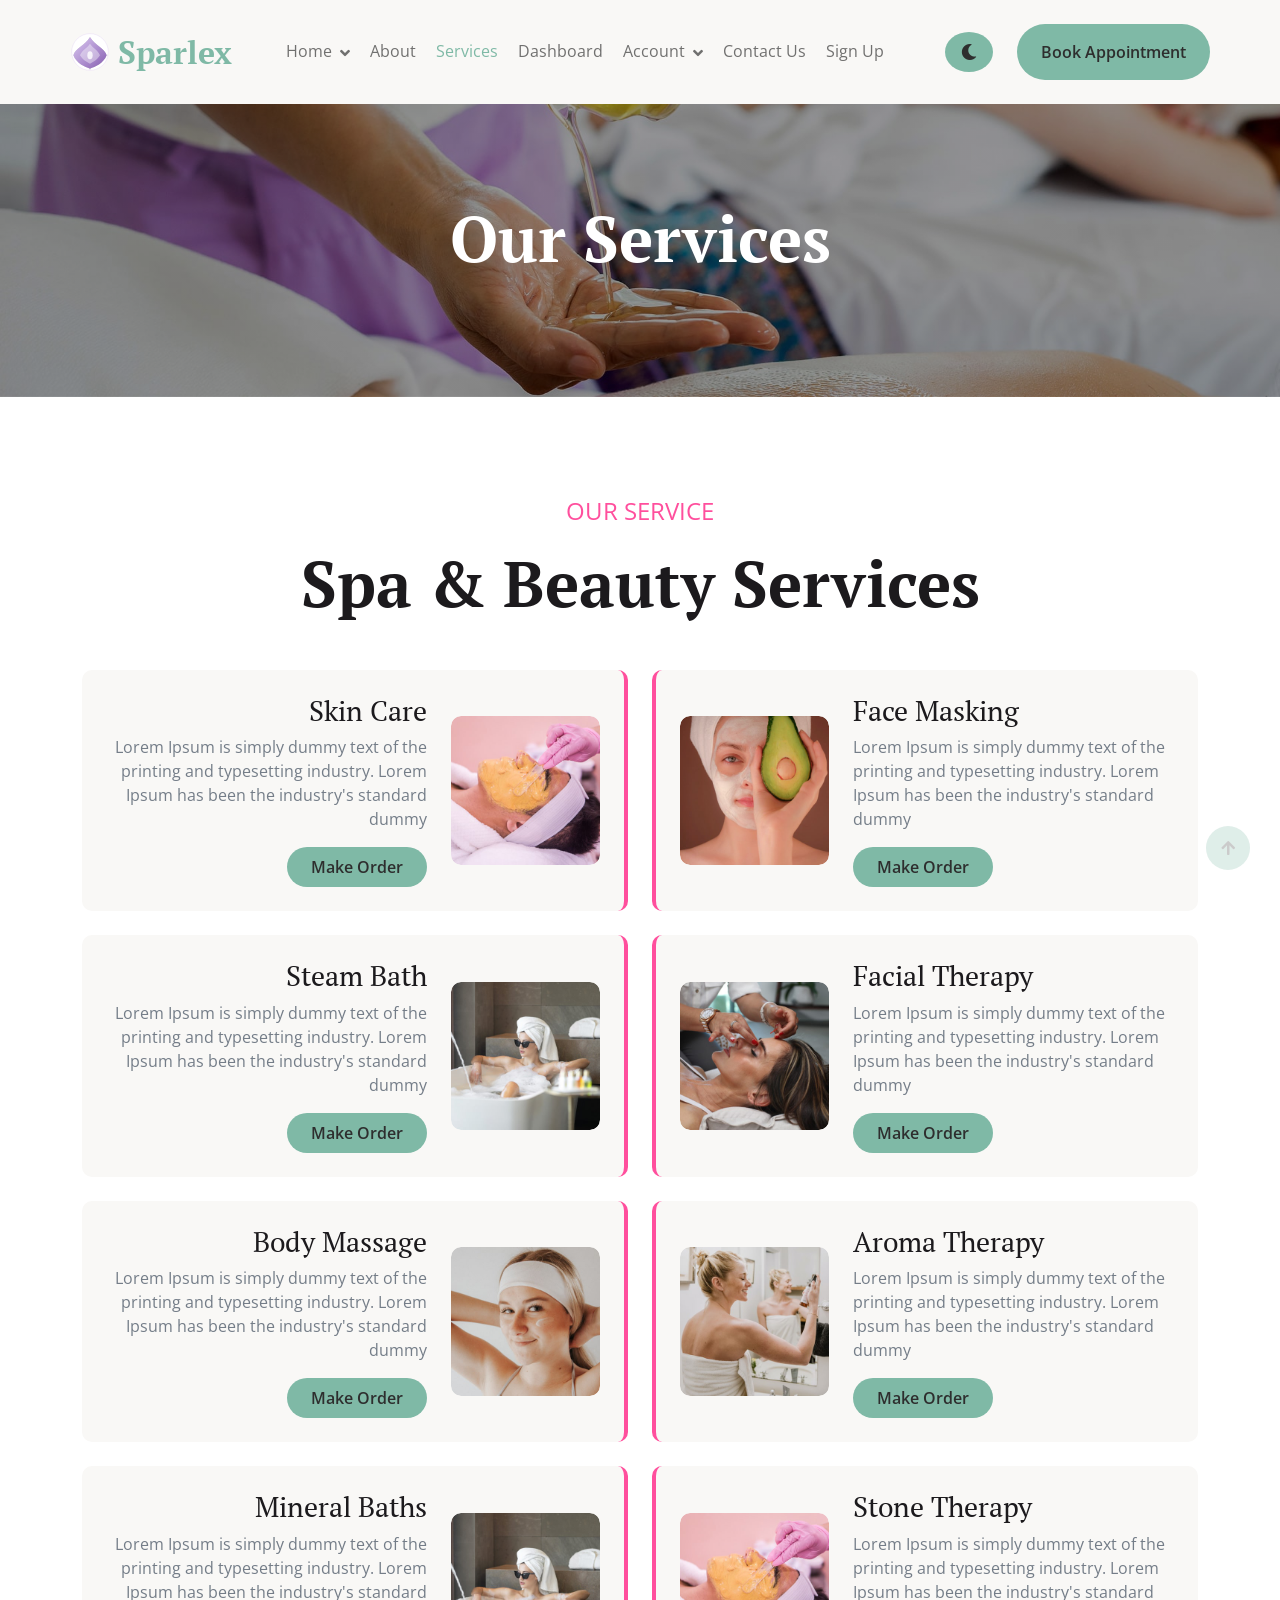
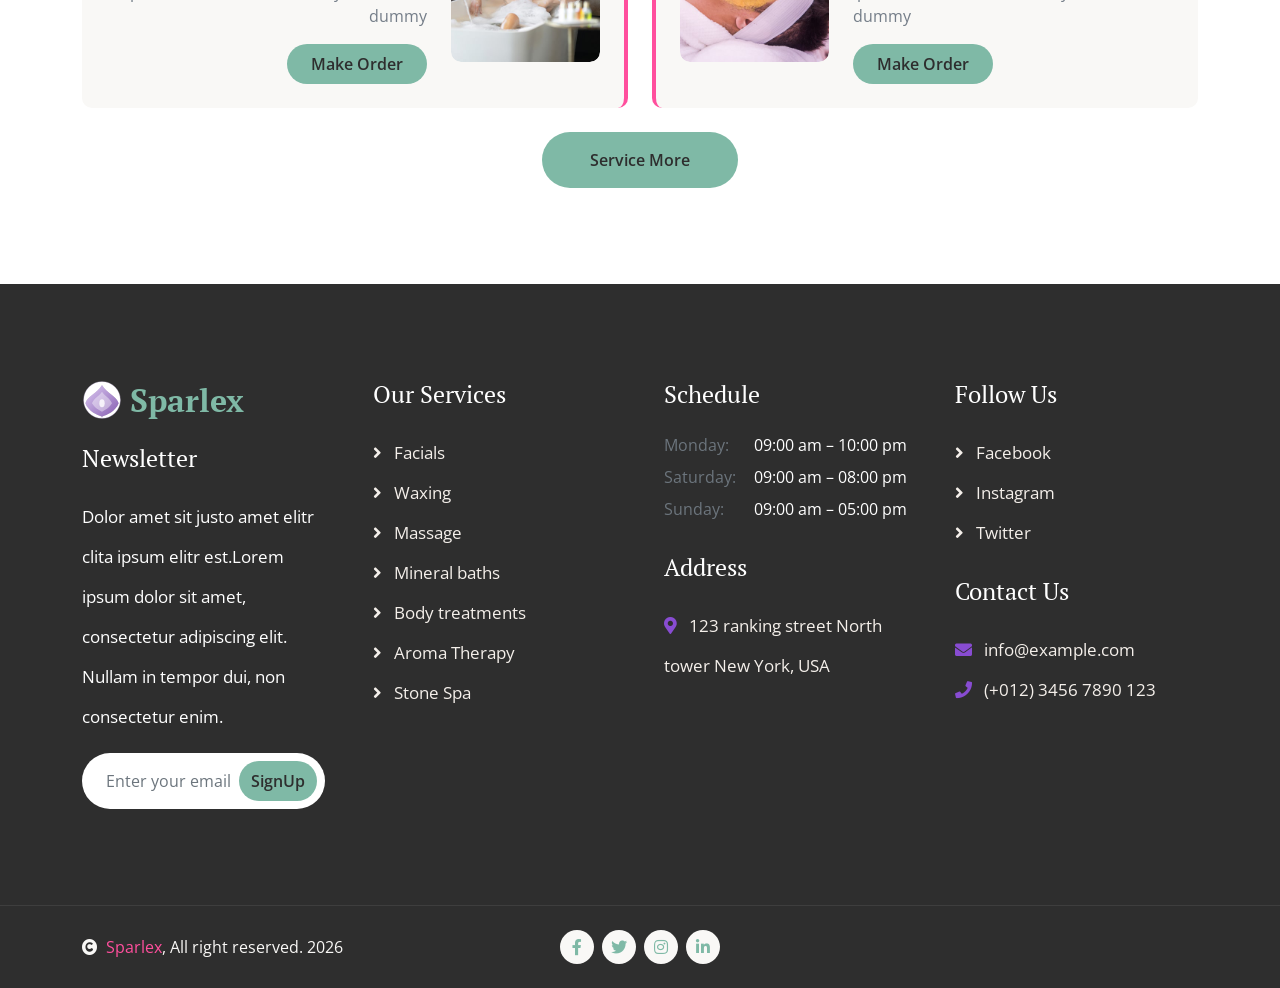
<file: service.html>
<!DOCTYPE html>
<html lang="en">

<head>
    <meta charset="utf-8">
    <title>Sparlex - Spa Website Template</title>
    <meta content="width=device-width, initial-scale=1.0" name="viewport">
    <meta content="" name="keywords">
    <meta content="" name="description">
    <link rel="icon" href="img/favicon.svg" type="image/svg+xml">

    <!-- Google Web Fonts -->
    <link rel="preconnect" href="https://fonts.googleapis.com">
    <link rel="preconnect" href="https://fonts.gstatic.com" crossorigin>
    <link
        href="https://fonts.googleapis.com/css2?family=Open+Sans:wght@400;600&family=PT+Serif:wght@400;700&display=swap"
        rel="stylesheet">

    <!-- Icon Font Stylesheet -->
    <link rel="stylesheet" href="https://use.fontawesome.com/releases/v5.15.4/css/all.css" />
    <link href="https://cdn.jsdelivr.net/npm/bootstrap-icons@1.4.1/font/bootstrap-icons.css" rel="stylesheet">

    <!-- Libraries Stylesheet -->
    <link href="lib/animate/animate.min.css" rel="stylesheet">
    <link href="lib/lightbox/css/lightbox.min.css" rel="stylesheet">
    <link href="lib/owlcarousel/assets/owl.carousel.min.css" rel="stylesheet">


    <!-- Customized Bootstrap Stylesheet -->
    <link href="css/bootstrap.min.css" rel="stylesheet">

    <!-- Template Stylesheet -->
    <link href="css/style.css" rel="stylesheet">
</head>

<body>

    <!-- Spinner Start -->
    <div id="spinner"
        class="show w-100 vh-100 bg-white position-fixed translate-middle top-50 start-50  d-flex align-items-center justify-content-center">
        <div class="spinner-grow text-primary" role="status"></div>
    </div>
    <!-- Spinner End -->


    <!-- Navbar start -->
    <div class="container-fluid sticky-top px-0">
        <div class="container-fluid bg-light">
            <div class="container px-0">
                <nav class="navbar navbar-light navbar-expand-xl">
                    <a href="index.html" class="navbar-brand d-flex align-items-center">
                        <img src="img/logo.svg" alt="Logo" class="img-fluid" style="height: 40px;">
                        <h1 class="text-primary display-6 mb-0 ms-2">Sparlex</h1>
                    </a>
                    <button class="navbar-toggler py-2 px-3" type="button" data-bs-toggle="collapse"
                        data-bs-target="#navbarCollapse">
                        <span class="fa fa-bars text-primary"></span>
                    </button>
                    <div class="collapse navbar-collapse bg-light py-3" id="navbarCollapse">
                        <div class="navbar-nav mx-auto border-top">
                            <div class="nav-item dropdown">
                                <a href="#" class="nav-link dropdown-toggle" data-bs-toggle="dropdown">Home</a>
                                <div class="dropdown-menu m-0 bg-secondary rounded-0">
                                    <a href="index.html" class="dropdown-item">Home 1</a>
                                    <a href="home2.html" class="dropdown-item">Home 2</a>
                                </div>
                            </div>
                            <a href="about.html" class="nav-item nav-link">About</a>
                            <a href="service.html" class="nav-item nav-link">Services</a>
                            <a href="dashboard.html" class="nav-item nav-link">Dashboard</a>
                            <div class="nav-item dropdown">
                                <a href="#" class="nav-link dropdown-toggle" data-bs-toggle="dropdown">Account</a>
                                <div class="dropdown-menu m-0 bg-secondary rounded-0">
                                    <a href="team.html" class="dropdown-item">Team</a>
                                    <a href="appointment.html" class="dropdown-item">Appointment</a>
                                    <a href="404.html" class="dropdown-item">404 page</a>

                                </div>
                            </div>
                            <a href="contact.html" class="nav-item nav-link">Contact Us</a>
                            <a href="register.html" class="nav-item nav-link">Sign Up</a>
                        </div>
                        <div class="d-flex align-items-center flex-nowrap pt-xl-0">
                            <button id="theme-toggle"
                                class="btn btn-primary btn-primary-outline-0 rounded-circle py-2 px-3 ms-4">
                                <i class="fas fa-moon"></i>
                            </button>
                            <a href="appointment.html"
                                class="btn btn-primary btn-primary-outline-0 rounded-pill py-3 px-4 ms-4">Book
                                Appointment</a>
                        </div>
                    </div>
                </nav>
            </div>
        </div>
    </div>
    <!-- Na


        <!-- Modal Search Start -->
    <div class="modal fade" id="searchModal" tabindex="-1" aria-labelledby="exampleModalLabel" aria-hidden="true">
        <div class="modal-dialog modal-fullscreen">
            <div class="modal-content rounded-0">
                <div class="modal-header">
                    <h5 class="modal-title" id="exampleModalLabel">Search by keyword</h5>
                    <button type="button" class="btn-close" data-bs-dismiss="modal" aria-label="Close"></button>
                </div>
                <div class="modal-body d-flex align-items-center">
                    <form class="input-group w-75 mx-auto d-flex search-form">
                        <input type="search" class="form-control p-3" placeholder="keywords"
                            aria-describedby="search-icon-1">
                        <button type="submit" id="search-icon-1" class="input-group-text p-3"><i
                                class="fa fa-search"></i></button>
                    </form>
                </div>
            </div>
        </div>
    </div>
    <!-- Modal Search End -->



    <!-- Header Start -->
    <div class="container-fluid bg-breadcrumb py-5">
        <div class="container text-center py-5">
            <h3 class="text-white display-3 mb-4">Our Services</h1>
        </div>
    </div>
    <!-- Header End -->


    <!-- Services Start -->
    <div class="container-fluid services py-5">
        <div class="container py-5">
            <div class="mx-auto text-center mb-5" style="max-width: 800px;">
                <p class="fs-4 text-uppercase text-center text-primary">Our Service</p>
                <h1 class="display-3">Spa & Beauty Services</h1>
            </div>
            <div class="row g-4">
                <div class="col-lg-6">
                    <div class="services-item bg-light border-4 border-end border-primary rounded p-4">
                        <div class="row align-items-center">
                            <div class="col-8">
                                <div class="services-content text-end">
                                    <h3>Skin Care</h3>
                                    <p>Lorem Ipsum is simply dummy text of the printing and typesetting industry. Lorem
                                        Ipsum has been the industry's standard dummy</p>
                                    <a href="#"
                                        class="btn btn-primary btn-primary-outline-0 rounded-pill py-2 px-4">Make
                                        Order</a>
                                </div>
                            </div>
                            <div class="col-4">
                                <div class="services-img d-flex align-items-center justify-content-center rounded">
                                    <img src="img/services-1.jpg" class="img-fluid rounded" alt="">
                                </div>
                            </div>
                        </div>
                    </div>
                </div>
                <div class="col-lg-6">
                    <div class="services-item bg-light border-4 border-start border-primary rounded p-4">
                        <div class="row align-items-center">
                            <div class="col-4">
                                <div class="services-img d-flex align-items-center justify-content-center rounded">
                                    <img src="img/services-2.jpg" class="img-fluid rounded" alt="">
                                </div>
                            </div>
                            <div class="col-8">
                                <div class="services-content text-start">
                                    <h3>Face Masking</h3>
                                    <p>Lorem Ipsum is simply dummy text of the printing and typesetting industry. Lorem
                                        Ipsum has been the industry's standard dummy</p>
                                    <a href="#"
                                        class="btn btn-primary btn-primary-outline-0 rounded-pill py-2 px-4">Make
                                        Order</a>
                                </div>
                            </div>
                        </div>
                    </div>
                </div>
                <div class="col-lg-6">
                    <div class="services-item bg-light border-4 border-end border-primary rounded p-4">
                        <div class="row align-items-center">
                            <div class="col-8">
                                <div class="services-content text-end">
                                    <h3>Steam Bath</h3>
                                    <p>Lorem Ipsum is simply dummy text of the printing and typesetting industry. Lorem
                                        Ipsum has been the industry's standard dummy</p>
                                    <a href="#"
                                        class="btn btn-primary btn-primary-outline-0 rounded-pill py-2 px-4">Make
                                        Order</a>
                                </div>
                            </div>
                            <div class="col-4">
                                <div class="services-img d-flex align-items-center justify-content-center rounded">
                                    <img src="img/services-3.jpg" class="img-fluid rounded" alt="">
                                </div>
                            </div>
                        </div>
                    </div>
                </div>
                <div class="col-lg-6">
                    <div class="services-item bg-light border-4 border-start border-primary rounded p-4">
                        <div class="row align-items-center">
                            <div class="col-4">
                                <div class="services-img d-flex align-items-center justify-content-center rounded">
                                    <img src="img/services-4.jpg" class="img-fluid rounded" alt="">
                                </div>
                            </div>
                            <div class="col-8">
                                <div class="services-content text-start">
                                    <h3>Facial Therapy</h3>
                                    <p>Lorem Ipsum is simply dummy text of the printing and typesetting industry. Lorem
                                        Ipsum has been the industry's standard dummy</p>
                                    <a href="#"
                                        class="btn btn-primary btn-primary-outline-0 rounded-pill py-2 px-4">Make
                                        Order</a>
                                </div>
                            </div>
                        </div>
                    </div>
                </div>
                <div class="col-lg-6">
                    <div class="services-item bg-light border-4 border-end border-primary rounded p-4">
                        <div class="row align-items-center">
                            <div class="col-8">
                                <div class="services-content text-end">
                                    <h3>Body Massage</h3>
                                    <p>Lorem Ipsum is simply dummy text of the printing and typesetting industry. Lorem
                                        Ipsum has been the industry's standard dummy</p>
                                    <a href="#"
                                        class="btn btn-primary btn-primary-outline-0 rounded-pill py-2 px-4">Make
                                        Order</a>
                                </div>
                            </div>
                            <div class="col-4">
                                <div class="services-img d-flex align-items-center justify-content-center rounded">
                                    <img src="img/services-5.jpg" class="img-fluid rounded" alt="">
                                </div>
                            </div>
                        </div>
                    </div>
                </div>
                <div class="col-lg-6">
                    <div class="services-item bg-light border-4 border-start border-primary rounded p-4">
                        <div class="row align-items-center">
                            <div class="col-4">
                                <div class="services-img d-flex align-items-center justify-content-center rounded">
                                    <img src="img/services-6.jpg" class="img-fluid rounded" alt="">
                                </div>
                            </div>
                            <div class="col-8">
                                <div class="services-content text-start">
                                    <h3>Aroma Therapy</h3>
                                    <p>Lorem Ipsum is simply dummy text of the printing and typesetting industry. Lorem
                                        Ipsum has been the industry's standard dummy</p>
                                    <a href="#"
                                        class="btn btn-primary btn-primary-outline-0 rounded-pill py-2 px-4">Make
                                        Order</a>
                                </div>
                            </div>
                        </div>
                    </div>
                </div>
                <div class="col-lg-6">
                    <div class="services-item bg-light border-4 border-end border-primary rounded p-4">
                        <div class="row align-items-center">
                            <div class="col-8">
                                <div class="services-content text-end">
                                    <h3>Mineral Baths</h3>
                                    <p>Lorem Ipsum is simply dummy text of the printing and typesetting industry. Lorem
                                        Ipsum has been the industry's standard dummy</p>
                                    <a href="#"
                                        class="btn btn-primary btn-primary-outline-0 rounded-pill py-2 px-4">Make
                                        Order</a>
                                </div>
                            </div>
                            <div class="col-4">
                                <div class="services-img d-flex align-items-center justify-content-center rounded">
                                    <img src="img/services-3.jpg" class="img-fluid rounded" alt="">
                                </div>
                            </div>
                        </div>
                    </div>
                </div>
                <div class="col-lg-6">
                    <div class="services-item bg-light border-4 border-start border-primary rounded p-4">
                        <div class="row align-items-center">
                            <div class="col-4">
                                <div class="services-img d-flex align-items-center justify-content-center rounded">
                                    <img src="img/services-1.jpg" class="img-fluid rounded" alt="">
                                </div>
                            </div>
                            <div class="col-8">
                                <div class="services-content text-start">
                                    <h3>Stone Therapy</h3>
                                    <p>Lorem Ipsum is simply dummy text of the printing and typesetting industry. Lorem
                                        Ipsum has been the industry's standard dummy</p>
                                    <a href="#"
                                        class="btn btn-primary btn-primary-outline-0 rounded-pill py-2 px-4">Make
                                        Order</a>
                                </div>
                            </div>
                        </div>
                    </div>
                </div>
                <div class="col-12">
                    <div class="services-btn text-center">
                        <a href="#" class="btn btn-primary btn-primary-outline-0 rounded-pill py-3 px-5">Service
                            More</a>
                    </div>
                </div>
            </div>
        </div>
    </div>
    <!-- Services End -->



    <!-- Footer Start -->
    <div class="container-fluid footer py-5">
        <div class="container py-5">
            <div class="row g-5">
                <div class="col-md-6 col-lg-6 col-xl-3">
                    <div class="footer-item">
                        <a href="index.html" class="footer-brand d-flex align-items-center mb-4">
                            <img src="img/logo.svg" alt="Logo" class="img-fluid" style="height: 40px;">
                            <h1 class="display-6 mb-0 ms-2">Sparlex</h1>
                        </a>
                        <h4 class="mb-4 text-white">Newsletter</h4>
                        <p class="text-white">Dolor amet sit justo amet elitr clita ipsum elitr est.Lorem ipsum dolor
                            sit amet, consectetur adipiscing elit. Nullam in tempor dui, non consectetur enim.</p>
                        <div class="position-relative mx-auto rounded-pill">
                            <input class="form-control rounded-pill border-0 w-100 py-3 ps-4 pe-5" type="text"
                                placeholder="Enter your email">
                            <button type="button"
                                class="btn btn-primary btn-primary-outline-0 rounded-pill position-absolute top-0 end-0 py-2 mt-2 me-2">SignUp</button>
                        </div>
                    </div>
                </div>
                <div class="col-md-6 col-lg-6 col-xl-3">
                    <div class="footer-item d-flex flex-column">
                        <h4 class="mb-4 text-white">Our Services</h4>
                        <a href=""><i class="fas fa-angle-right me-2"></i> Facials</a>
                        <a href=""><i class="fas fa-angle-right me-2"></i> Waxing</a>
                        <a href=""><i class="fas fa-angle-right me-2"></i> Massage</a>
                        <a href=""><i class="fas fa-angle-right me-2"></i> Mineral baths</a>
                        <a href=""><i class="fas fa-angle-right me-2"></i> Body treatments</a>
                        <a href=""><i class="fas fa-angle-right me-2"></i> Aroma Therapy</a>
                        <a href=""><i class="fas fa-angle-right me-2"></i> Stone Spa</a>
                    </div>
                </div>
                <div class="col-md-6 col-lg-6 col-xl-3">
                    <div class="footer-item d-flex flex-column">
                        <h4 class="mb-4 text-white">Schedule</h4>
                        <div class="d-flex justify-content-between mb-2">
                            <span class="text-muted">Monday:</span>
                            <span class="text-white">09:00 am – 10:00 pm</span>
                        </div>
                        <div class="d-flex justify-content-between mb-2">
                            <span class="text-muted">Saturday:</span>
                            <span class="text-white">09:00 am – 08:00 pm</span>
                        </div>
                        <div class="d-flex justify-content-between mb-2">
                            <span class="text-muted">Sunday:</span>
                            <span class="text-white">09:00 am – 05:00 pm</span>
                        </div>
                        <h4 class="my-4 text-white">Address</h4>
                        <p class="mb-0"><i class="fas fa-map-marker-alt text-secondary me-2"></i> 123 ranking street
                            North tower New York, USA</p>
                    </div>
                </div>
                <div class="col-md-6 col-lg-6 col-xl-3">
                    <div class="footer-item d-flex flex-column">
                        <h4 class="mb-4 text-white">Follow Us</h4>
                        <a href=""><i class="fas fa-angle-right me-2"></i> Facebook</a>
                        <a href=""><i class="fas fa-angle-right me-2"></i> Instagram</a>
                        <a href=""><i class="fas fa-angle-right me-2"></i> Twitter</a>
                        <h4 class="my-4 text-white">Contact Us</h4>
                        <p class="mb-0"><i class="fas fa-envelope text-secondary me-2"></i> info@example.com</p>
                        <p class="mb-0"><i class="fas fa-phone text-secondary me-2"></i> (+012) 3456 7890 123</p>
                    </div>
                </div>
            </div>
        </div>
    </div>
    <!-- Footer End -->



    <!-- Copyright Start -->
    <div class="container-fluid copyright py-4">
        <div class="container">
            <div class="row g-4 align-items-center">
                <div class="col-md-4 text-center text-md-start mb-md-0">
                    <span class="text-light"><a href="#"><i class="fas fa-copyright text-light me-2"></i>Sparlex</a>,
                        All right reserved. 2026</span>
                </div>
                <div class="col-md-4">
                    <div class="d-flex justify-content-center">
                        <a href="" class="btn btn-light btn-light-outline-0 btn-sm-square rounded-circle me-2"><i
                                class="fab fa-facebook-f"></i></a>
                        <a href="" class="btn btn-light btn-light-outline-0 btn-sm-square rounded-circle me-2"><i
                                class="fab fa-twitter"></i></a>
                        <a href="" class="btn btn-light btn-light-outline-0 btn-sm-square rounded-circle me-2"><i
                                class="fab fa-instagram"></i></a>
                        <a href="" class="btn btn-light btn-light-outline-0 btn-sm-square rounded-circle me-0"><i
                                class="fab fa-linkedin-in"></i></a>
                    </div>
                </div>
                <div class="col-md-4 text-center text-md-end text-white">
                </div>
            </div>
        </div>
    </div>
    <!-- Copyright End -->



    <!-- Back to Top -->
    <a href="#" class="btn btn-primary btn-primary-outline-0 btn-md-square rounded-circle back-to-top"><i
            class="fa fa-arrow-up"></i></a>


    <!-- JavaScript Libraries -->
    <script src="https://ajax.googleapis.com/ajax/libs/jquery/3.6.4/jquery.min.js"></script>
    <script src="https://cdn.jsdelivr.net/npm/bootstrap@5.0.0/dist/js/bootstrap.bundle.min.js"></script>
    <script src="lib/wow/wow.min.js"></script>
    <script src="lib/easing/easing.min.js"></script>
    <script src="lib/waypoints/waypoints.min.js"></script>
    <script src="lib/counterup/counterup.min.js"></script>
    <script src="lib/lightbox/js/lightbox.min.js"></script>
    <script src="lib/owlcarousel/owl.carousel.min.js"></script>

    <!-- Template Javascript -->
    <script src="js/main.js"></script>
</body>

</html>
</file>
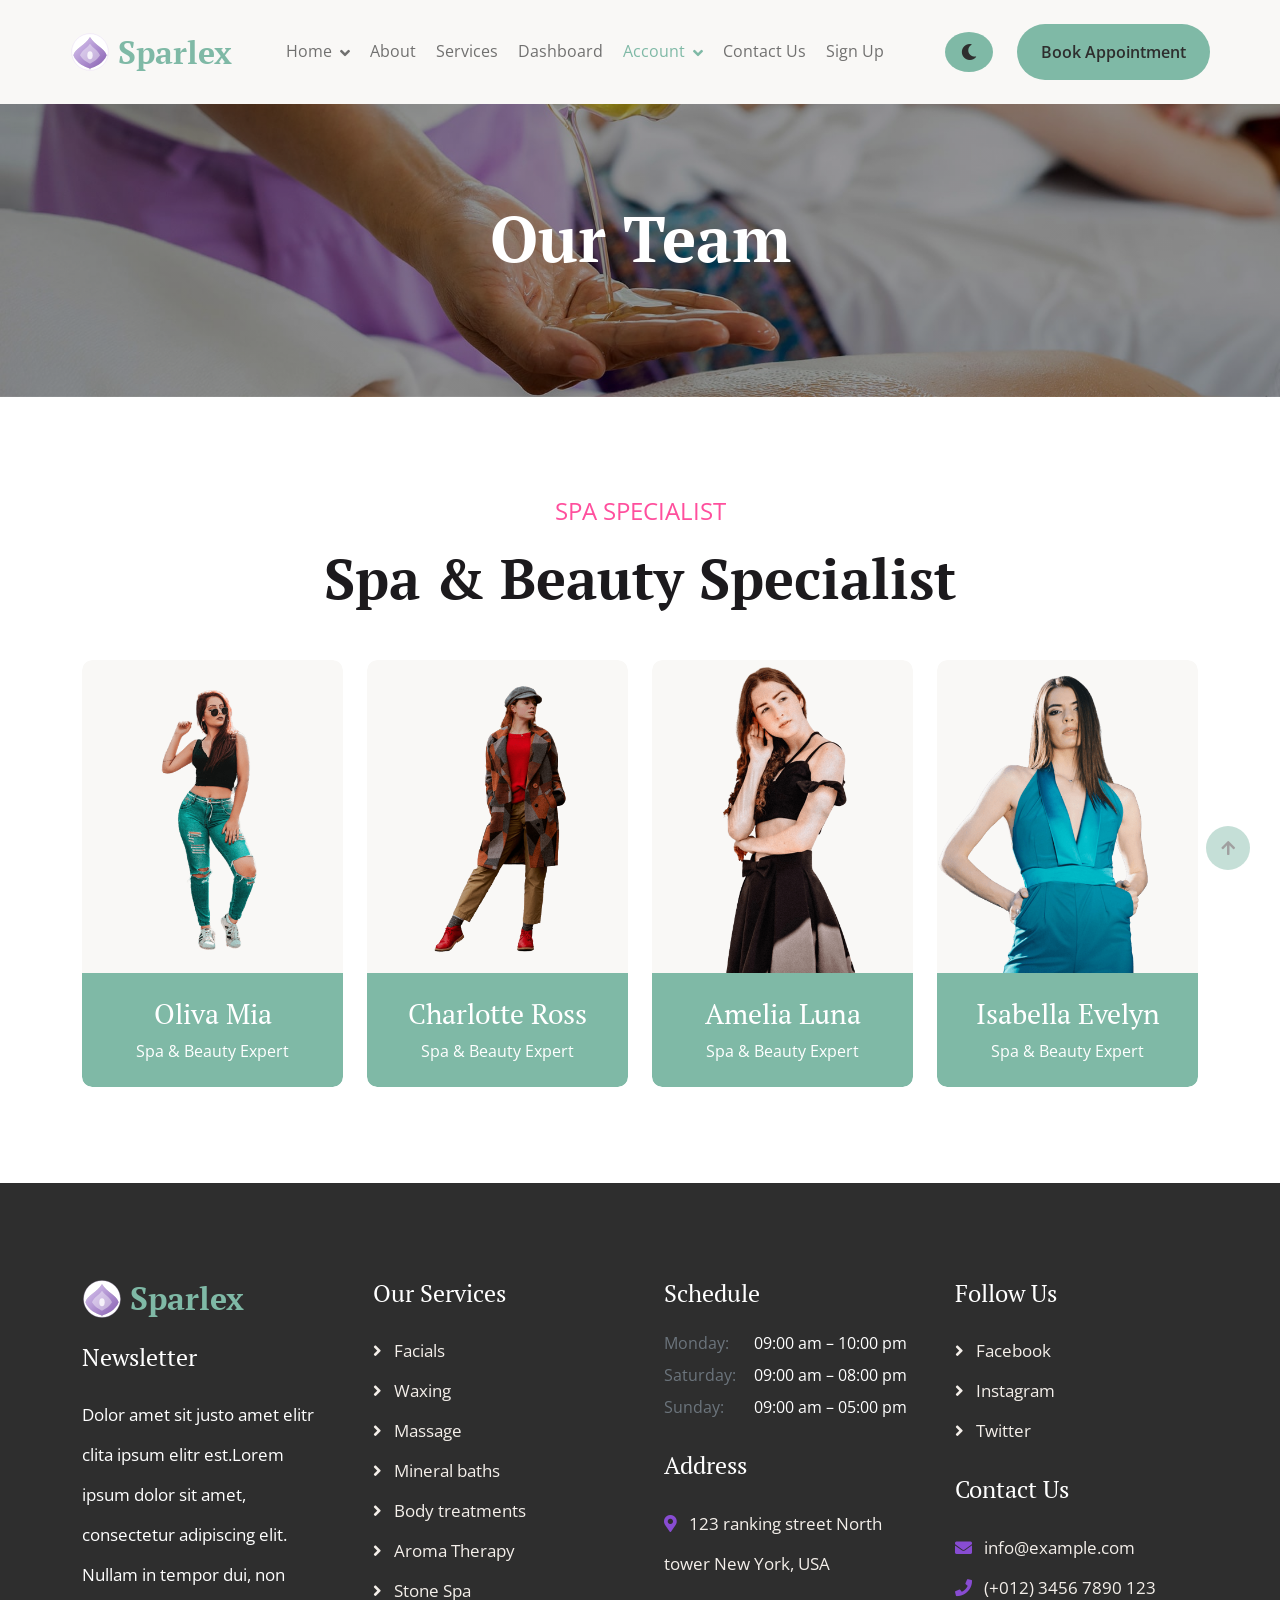
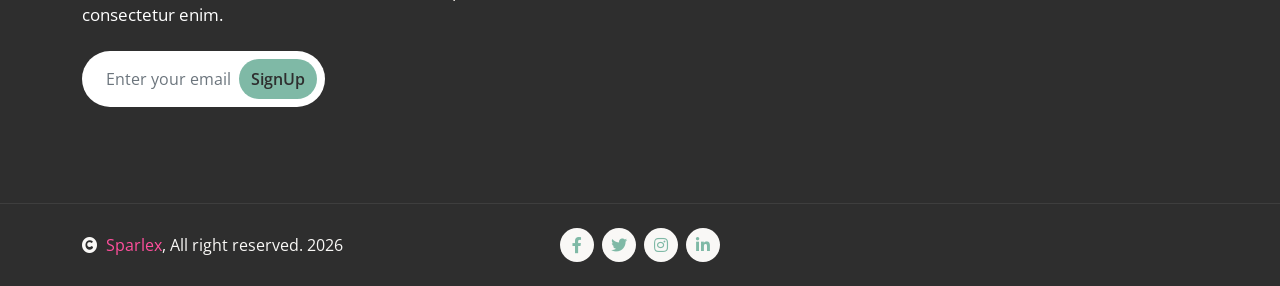
<file: team.html>
<!DOCTYPE html>
<html lang="en">

<head>
    <meta charset="utf-8">
    <title>Sparlex - Spa Website Template</title>
    <meta content="width=device-width, initial-scale=1.0" name="viewport">
    <meta content="" name="keywords">
    <meta content="" name="description">
    <link rel="icon" href="img/favicon.svg" type="image/svg+xml">

    <!-- Google Web Fonts -->
    <link rel="preconnect" href="https://fonts.googleapis.com">
    <link rel="preconnect" href="https://fonts.gstatic.com" crossorigin>
    <link
        href="https://fonts.googleapis.com/css2?family=Open+Sans:wght@400;600&family=PT+Serif:wght@400;700&display=swap"
        rel="stylesheet">

    <!-- Icon Font Stylesheet -->
    <link rel="stylesheet" href="https://use.fontawesome.com/releases/v5.15.4/css/all.css" />
    <link href="https://cdn.jsdelivr.net/npm/bootstrap-icons@1.4.1/font/bootstrap-icons.css" rel="stylesheet">

    <!-- Libraries Stylesheet -->
    <link href="lib/animate/animate.min.css" rel="stylesheet">
    <link href="lib/lightbox/css/lightbox.min.css" rel="stylesheet">
    <link href="lib/owlcarousel/assets/owl.carousel.min.css" rel="stylesheet">


    <!-- Customized Bootstrap Stylesheet -->
    <link href="css/bootstrap.min.css" rel="stylesheet">

    <!-- Template Stylesheet -->
    <link href="css/style.css" rel="stylesheet">
</head>

<body>

    <!-- Spinner Start -->
    <div id="spinner"
        class="show w-100 vh-100 bg-white position-fixed translate-middle top-50 start-50  d-flex align-items-center justify-content-center">
        <div class="spinner-grow text-primary" role="status"></div>
    </div>
    <!-- Spinner End -->


    <!-- Navbar start -->
    <div class="container-fluid sticky-top px-0">
        <div class="container-fluid bg-light">
            <div class="container px-0">
                <nav class="navbar navbar-light navbar-expand-xl">
                    <a href="index.html" class="navbar-brand d-flex align-items-center">
                        <img src="img/logo.svg" alt="Logo" class="img-fluid" style="height: 40px;">
                        <h1 class="text-primary display-6 mb-0 ms-2">Sparlex</h1>
                    </a>
                    <button class="navbar-toggler py-2 px-3" type="button" data-bs-toggle="collapse"
                        data-bs-target="#navbarCollapse">
                        <span class="fa fa-bars text-primary"></span>
                    </button>
                    <div class="collapse navbar-collapse bg-light py-3" id="navbarCollapse">
                        <div class="navbar-nav mx-auto border-top">
                            <div class="nav-item dropdown">
                                <a href="#" class="nav-link dropdown-toggle" data-bs-toggle="dropdown">Home</a>
                                <div class="dropdown-menu m-0 bg-secondary rounded-0">
                                    <a href="index.html" class="dropdown-item">Home 1</a>
                                    <a href="home2.html" class="dropdown-item">Home 2</a>
                                </div>
                            </div>
                            <a href="about.html" class="nav-item nav-link">About</a>
                            <a href="service.html" class="nav-item nav-link">Services</a>
                            <a href="dashboard.html" class="nav-item nav-link">Dashboard</a>
                            <div class="nav-item dropdown">
                                <a href="#" class="nav-link dropdown-toggle" data-bs-toggle="dropdown">Account</a>
                                <div class="dropdown-menu m-0 bg-secondary rounded-0">
                                    <a href="team.html" class="dropdown-item">Team</a>
                                    <a href="appointment.html" class="dropdown-item">Appointment</a>
                                    <a href="404.html" class="dropdown-item">404 page</a>

                                </div>
                            </div>
                            <a href="contact.html" class="nav-item nav-link">Contact Us</a>
                            <a href="register.html" class="nav-item nav-link">Sign Up</a>
                        </div>
                        <div class="d-flex align-items-center flex-nowrap pt-xl-0">
                            <button id="theme-toggle"
                                class="btn btn-primary btn-primary-outline-0 rounded-circle py-2 px-3 ms-4">
                                <i class="fas fa-moon"></i>
                            </button>
                            <a href="appointment.html"
                                class="btn btn-primary btn-primary-outline-0 rounded-pill py-3 px-4 ms-4">Book
                                Appointment</a>
                        </div>
                    </div>
                </nav>
            </div>
        </div>
    </div>
    <!-- Navbar End -->

    <!-- Modal Search Start -->
    <div class="modal fade" id="searchModal" tabindex="-1" aria-labelledby="exampleModalLabel" aria-hidden="true">
        <div class="modal-dialog modal-fullscreen">
            <div class="modal-content rounded-0">
                <div class="modal-header">
                    <h5 class="modal-title" id="exampleModalLabel">Search by keyword</h5>
                    <button type="button" class="btn-close" data-bs-dismiss="modal" aria-label="Close"></button>
                </div>
                <div class="modal-body d-flex align-items-center">
                    <form class="input-group w-75 mx-auto d-flex search-form">
                        <input type="search" class="form-control p-3" placeholder="keywords"
                            aria-describedby="search-icon-1">
                        <button type="submit" id="search-icon-1" class="input-group-text p-3"><i
                                class="fa fa-search"></i></button>
                    </form>
                </div>
            </div>
        </div>
    </div>
    <!-- Modal Search End -->



    <!-- Header Start -->
    <div class="container-fluid bg-breadcrumb py-5">
        <div class="container text-center py-5">
            <h3 class="text-white display-3 mb-4">Our Team</h1>
        </div>
    </div>
    <!-- Header End -->


    <!-- Team Start -->
    <div class="container-fluid team py-5">
        <div class="container py-5">
            <div class="text-center mx-auto mb-5" style="max-width: 800px;">
                <p class="fs-4 text-uppercase text-primary">Spa Specialist</p>
                <h1 class="display-4 mb-4">Spa & Beauty Specialist</h1>
            </div>
            <div class="row g-4">
                <div class="col-md-6 col-lg-6 col-xl-3">
                    <div class="team-item">
                        <div class="team-img rounded-top">
                            <img src="img/team-1.png" class="img-fluid w-100 rounded-top bg-light" alt="">
                        </div>
                        <div class="team-text rounded-bottom text-center p-4">
                            <h3 class="text-white">Oliva Mia</h3>
                            <p class="mb-0 text-white">Spa & Beauty Expert</p>
                        </div>
                        <div class="team-social">
                            <a class="btn btn-light btn-light-outline-0 btn-square rounded-circle mb-2" href="#"><i
                                    class="fab fa-twitter"></i></a>
                            <a class="btn btn-light btn-light-outline-0 btn-square rounded-circle mb-2" href="#"><i
                                    class="fab fa-facebook-f"></i></a>
                            <a class="btn btn-light btn-light-outline-0 btn-square rounded-circle mb-2" href="#"><i
                                    class="fab fa-linkedin-in"></i></a>
                            <a class="btn btn-light btn-light-outline-0 btn-square rounded-circle" href="#"><i
                                    class="fab fa-instagram"></i></a>
                        </div>
                    </div>
                </div>
                <div class="col-md-6 col-lg-6 col-xl-3">
                    <div class="team-item">
                        <div class="team-img rounded-top">
                            <img src="img/team-2.png" class="img-fluid w-100 rounded-top bg-light" alt="">
                        </div>
                        <div class="team-text rounded-bottom text-center p-4">
                            <h3 class="text-white">Charlotte Ross</h3>
                            <p class="mb-0 text-white">Spa & Beauty Expert</p>
                        </div>
                        <div class="team-social">
                            <a class="btn btn-light btn-light-outline-0 btn-square rounded-circle mb-2" href="#"><i
                                    class="fab fa-twitter"></i></a>
                            <a class="btn btn-light btn-light-outline-0 btn-square rounded-circle mb-2" href="#"><i
                                    class="fab fa-facebook-f"></i></a>
                            <a class="btn btn-light btn-light-outline-0 btn-square rounded-circle mb-2" href="#"><i
                                    class="fab fa-linkedin-in"></i></a>
                            <a class="btn btn-light btn-light-outline-0 btn-square rounded-circle" href="#"><i
                                    class="fab fa-instagram"></i></a>
                        </div>
                    </div>
                </div>
                <div class="col-md-6 col-lg-6 col-xl-3">
                    <div class="team-item">
                        <div class="team-img rounded-top">
                            <img src="img/team-3.png" class="img-fluid w-100 rounded-top bg-light" alt="">
                        </div>
                        <div class="team-text rounded-bottom text-center p-4">
                            <h3 class="text-white">Amelia Luna</h3>
                            <p class="mb-0 text-white">Spa & Beauty Expert</p>
                        </div>
                        <div class="team-social">
                            <a class="btn btn-light btn-light-outline-0 btn-square rounded-circle mb-2" href="#"><i
                                    class="fab fa-twitter"></i></a>
                            <a class="btn btn-light btn-light-outline-0 btn-square rounded-circle mb-2" href="#"><i
                                    class="fab fa-facebook-f"></i></a>
                            <a class="btn btn-light btn-light-outline-0 btn-square rounded-circle mb-2" href="#"><i
                                    class="fab fa-linkedin-in"></i></a>
                            <a class="btn btn-light btn-light-outline-0 btn-square rounded-circle" href="#"><i
                                    class="fab fa-instagram"></i></a>
                        </div>
                    </div>
                </div>
                <div class="col-md-6 col-lg-6 col-xl-3">
                    <div class="team-item">
                        <div class="team-img rounded-top">
                            <img src="img/team-4.png" class="img-fluid w-100 rounded-top bg-light" alt="">
                        </div>
                        <div class="team-text rounded-bottom text-center p-4">
                            <h3 class="text-white">Isabella Evelyn</h3>
                            <p class="mb-0 text-white">Spa & Beauty Expert</p>
                        </div>
                        <div class="team-social">
                            <a class="btn btn-light btn-light-outline-0 btn-square rounded-circle mb-2" href="#"><i
                                    class="fab fa-twitter"></i></a>
                            <a class="btn btn-light btn-light-outline-0 btn-square rounded-circle mb-2" href="#"><i
                                    class="fab fa-facebook-f"></i></a>
                            <a class="btn btn-light btn-light-outline-0 btn-square rounded-circle mb-2" href="#"><i
                                    class="fab fa-linkedin-in"></i></a>
                            <a class="btn btn-light btn-light-outline-0 btn-square rounded-circle" href="#"><i
                                    class="fab fa-instagram"></i></a>
                        </div>
                    </div>
                </div>
            </div>
        </div>
    </div>
    <!-- Team End -->



    <!-- Footer Start -->
    <div class="container-fluid footer py-5">
        <div class="container py-5">
            <div class="row g-5">
                <div class="col-md-6 col-lg-6 col-xl-3">
                    <div class="footer-item">
                        <a href="index.html" class="footer-brand d-flex align-items-center mb-4">
                            <img src="img/logo.svg" alt="Logo" class="img-fluid" style="height: 40px;">
                            <h1 class="display-6 mb-0 ms-2">Sparlex</h1>
                        </a>
                        <h4 class="mb-4 text-white">Newsletter</h4>
                        <p class="text-white">Dolor amet sit justo amet elitr clita ipsum elitr est.Lorem ipsum dolor
                            sit amet, consectetur adipiscing elit. Nullam in tempor dui, non consectetur enim.</p>
                        <div class="position-relative mx-auto rounded-pill">
                            <input class="form-control rounded-pill border-0 w-100 py-3 ps-4 pe-5" type="text"
                                placeholder="Enter your email">
                            <button type="button"
                                class="btn btn-primary btn-primary-outline-0 rounded-pill position-absolute top-0 end-0 py-2 mt-2 me-2">SignUp</button>
                        </div>
                    </div>
                </div>
                <div class="col-md-6 col-lg-6 col-xl-3">
                    <div class="footer-item d-flex flex-column">
                        <h4 class="mb-4 text-white">Our Services</h4>
                        <a href=""><i class="fas fa-angle-right me-2"></i> Facials</a>
                        <a href=""><i class="fas fa-angle-right me-2"></i> Waxing</a>
                        <a href=""><i class="fas fa-angle-right me-2"></i> Massage</a>
                        <a href=""><i class="fas fa-angle-right me-2"></i> Mineral baths</a>
                        <a href=""><i class="fas fa-angle-right me-2"></i> Body treatments</a>
                        <a href=""><i class="fas fa-angle-right me-2"></i> Aroma Therapy</a>
                        <a href=""><i class="fas fa-angle-right me-2"></i> Stone Spa</a>
                    </div>
                </div>
                <div class="col-md-6 col-lg-6 col-xl-3">
                    <div class="footer-item d-flex flex-column">
                        <h4 class="mb-4 text-white">Schedule</h4>
                        <div class="d-flex justify-content-between mb-2">
                            <span class="text-muted">Monday:</span>
                            <span class="text-white">09:00 am – 10:00 pm</span>
                        </div>
                        <div class="d-flex justify-content-between mb-2">
                            <span class="text-muted">Saturday:</span>
                            <span class="text-white">09:00 am – 08:00 pm</span>
                        </div>
                        <div class="d-flex justify-content-between mb-2">
                            <span class="text-muted">Sunday:</span>
                            <span class="text-white">09:00 am – 05:00 pm</span>
                        </div>
                        <h4 class="my-4 text-white">Address</h4>
                        <p class="mb-0"><i class="fas fa-map-marker-alt text-secondary me-2"></i> 123 ranking street
                            North tower New York, USA</p>
                    </div>
                </div>
                <div class="col-md-6 col-lg-6 col-xl-3">
                    <div class="footer-item d-flex flex-column">
                        <h4 class="mb-4 text-white">Follow Us</h4>
                        <a href=""><i class="fas fa-angle-right me-2"></i> Facebook</a>
                        <a href=""><i class="fas fa-angle-right me-2"></i> Instagram</a>
                        <a href=""><i class="fas fa-angle-right me-2"></i> Twitter</a>
                        <h4 class="my-4 text-white">Contact Us</h4>
                        <p class="mb-0"><i class="fas fa-envelope text-secondary me-2"></i> info@example.com</p>
                        <p class="mb-0"><i class="fas fa-phone text-secondary me-2"></i> (+012) 3456 7890 123</p>
                    </div>
                </div>
            </div>
        </div>
    </div>
    <!-- Footer End -->



    <!-- Copyright Start -->
    <div class="container-fluid copyright py-4">
        <div class="container">
            <div class="row g-4 align-items-center">
                <div class="col-md-4 text-center text-md-start mb-md-0">
                    <span class="text-light"><a href="#"><i class="fas fa-copyright text-light me-2"></i>Sparlex</a>,
                        All right reserved. 2026</span>
                </div>
                <div class="col-md-4">
                    <div class="d-flex justify-content-center">
                        <a href="" class="btn btn-light btn-light-outline-0 btn-sm-square rounded-circle me-2"><i
                                class="fab fa-facebook-f"></i></a>
                        <a href="" class="btn btn-light btn-light-outline-0 btn-sm-square rounded-circle me-2"><i
                                class="fab fa-twitter"></i></a>
                        <a href="" class="btn btn-light btn-light-outline-0 btn-sm-square rounded-circle me-2"><i
                                class="fab fa-instagram"></i></a>
                        <a href="" class="btn btn-light btn-light-outline-0 btn-sm-square rounded-circle me-0"><i
                                class="fab fa-linkedin-in"></i></a>
                    </div>
                </div>
                <div class="col-md-4 text-center text-md-end text-white">
                </div>
            </div>
        </div>
    </div>
    <!-- Copyright End -->



    <!-- Back to Top -->
    <a href="#" class="btn btn-primary btn-primary-outline-0 btn-md-square rounded-circle back-to-top"><i
            class="fa fa-arrow-up"></i></a>


    <!-- JavaScript Libraries -->
    <script src="https://ajax.googleapis.com/ajax/libs/jquery/3.6.4/jquery.min.js"></script>
    <script src="https://cdn.jsdelivr.net/npm/bootstrap@5.0.0/dist/js/bootstrap.bundle.min.js"></script>
    <script src="lib/wow/wow.min.js"></script>
    <script src="lib/easing/easing.min.js"></script>
    <script src="lib/waypoints/waypoints.min.js"></script>
    <script src="lib/counterup/counterup.min.js"></script>
    <script src="lib/lightbox/js/lightbox.min.js"></script>
    <script src="lib/owlcarousel/owl.carousel.min.js"></script>

    <!-- Template Javascript -->
    <script src="js/main.js"></script>
</body>

</html>
</file>
<file: css/style.css>
/*** Spinner Start ***/
:root {
    --primary: #7FB9A6;
    --secondary: #F4EFEA;
    --accent: #2E2E2E;
}

#spinner {
    opacity: 0;
    visibility: hidden;
    transition: opacity .8s ease-out, visibility 0s linear .5s;
    z-index: 99999;
}

#spinner.show {
    transition: opacity .8s ease-out, visibility 0s linear .0s;
    visibility: visible;
    opacity: 1;
}

/*** Spinner End ***/

.back-to-top {
    position: fixed;
    right: 30px;
    bottom: 30px;
    display: flex;
    width: 45px;
    height: 45px;
    align-items: center;
    justify-content: center;
    transition: 0.5s;
    z-index: 99;
}

/*** Button Start ***/
.btn {
    font-weight: 600;
    transition: .5s;
}

.btn-square {
    width: 32px;
    height: 32px;
}

.btn-sm-square {
    width: 34px;
    height: 34px;
}

.btn-md-square {
    width: 44px;
    height: 44px;
}

.btn-lg-square {
    width: 56px;
    height: 56px;
}

.btn-square,
.btn-sm-square,
.btn-md-square,
.btn-lg-square {
    padding: 0;
    display: flex;
    align-items: center;
    justify-content: center;
    font-weight: normal;
}

.btn-primary-outline-0 {
    border: 0;
    color: var(--accent);
    background: var(--primary);
}

.btn-light-outline-0 {
    border: 0;
    color: var(--primary) !important;
}

.btn-primary-outline-0:hover {
    background: var(--secondary) !important;
    color: var(--accent) !important;
}

.btn-light-outline-0:hover {
    background: var(--secondary) !important;
    color: var(--accent) !important;
}

/*** Topbar Start ***/
.sticky-top {
    transition: 0.5s;
    background: var(--secondary);
}

.topbar {
    padding: 10px 0;
    background: var(--secondary) !important;
}

/*** Topbar End ***/

/*** Navbar Start ***/
.navbar .navbar-brand h1,
.footer-brand h1,
.brand-name {
    color: var(--primary) !important;
    font-size: 2rem;
    /* Reduced from default display-6 size */
}

.navbar .navbar-nav .nav-link {
    padding: 10px 10px;
    /* Reduced padding to decrease gap between menu items */
    font-size: 16px;
    transition: .5s;
}

.navbar .navbar-nav .nav-link:hover,
.navbar .navbar-nav .nav-link.active,
.sticky-top.bg-white .navbar .navbar-nav .nav-link:hover,
.sticky-top.bg-white .navbar .navbar-nav .nav-link.active {
    color: var(--primary);
}

.navbar .dropdown-toggle::after {
    border: none;
    content: "\f107";
    font-family: "Font Awesome 5 Free";
    font-weight: 700;
    vertical-align: middle;
    margin-left: 8px;
}

@media (min-width: 1200px) {
    .navbar .nav-item .dropdown-menu {
        display: block;
        visibility: hidden;
        top: 100%;
        transform: rotateX(-75deg);
        transform-origin: 0% 0%;
        border: 0;
        transition: .5s;
        opacity: 0;
    }
}

.dropdown .dropdown-menu a:hover {
    background: var(--secondary);
    color: var(--primary);
}

.navbar .nav-item:hover .dropdown-menu,
.navbar .nav-item .dropdown-menu.show {
    transform: rotateX(0deg);
    visibility: visible;
    background: var(--secondary) !important;
    border-radius: 10px !important;
    transition: .5s;
    opacity: 1;
}

@media (min-width: 1200px) {
    .navbar .navbar-collapse .border-top {
        border-top: none !important;
    }
}

#searchModal .modal-content {
    background: rgba(250, 250, 250, .6);
}

input[type="date"].bg-transparent::-webkit-calendar-picker-indicator {
    filter: invert(1);
    cursor: pointer;
}

/*** Navbar End ***/

/*** Carousel Start ***/
.carousel-item {
    position: relative;
    min-height: 100vh
}

.carousel-item img {
    position: absolute;
    width: 100%;
    height: 100%;
    object-fit: cover;
}

.carousel-item .carousel-caption {
    width: 100%;
    height: 100%;
    position: absolute;
    top: 0;
    left: 0;
    display: flex;
    align-items: center;
    justify-content: center;
    text-align: center;
    background: linear-gradient(rgba(255, 255, 255, .5), rgba(255, 255, 255, 0.5));
    background-size: cover;
}

.carousel-control-prev,
.carousel-control-next {
    opacity: 0;
}

.carousel-control-prev .carousel-control-prev-icon,
.carousel-control-next .carousel-control-next-icon {
    background: transparent;
}

#carouselId .carousel-indicators {
    padding-bottom: 30px;
}

#carouselId .carousel-indicators li {
    border-top: 10px solid var(--accent);
    border-bottom: 10px solid var(--accent);
    border-right: 5px solid var(--accent);
    border-left: 5px solid var(--accent);
    margin-right: 10px;
    border-radius: 10px;
    transition: 0.5s;
}

#carouselId .carousel-indicators li.active {
    background: var(--primary);
    border-color: var(--primary);
    border-right: 15px solid var(--primary);
    border-left: 15px solid var(--primary);
}

/*** Carousel End ***/


.bg-breadcrumb {
    background: linear-gradient(rgba(0, 0, 0, 0.4), rgba(0, 0, 0, 0.4)), url(../img/appointment-background.jpg);
    background-position: center center;
    background-repeat: no-repeat;
    background-size: cover;
}

/*** Services Start ***/
.services .services-item {
    transition: 0.5s;
}

.services .services-item:hover {
    background: var(--primary) !important;
    border-color: var(--secondary) !important;
}

.services .services-item:hover .services-content p,
.services .services-item:hover .services-content h3 {
    color: var(--accent);
    transition: 0.5s;
}

.services .services-item:hover .services-content a.btn {
    background: var(--secondary);
    color: var(--accent) !important;
}

.services .services-item:hover .services-content a.btn:hover {
    color: var(--secondary) !important;
}

.services .services-item .services-img {
    overflow: hidden;
}

.services .services-item .services-img img {
    transition: 0.5s;
}

.services .services-item .services-img img:hover {
    transform: scale(1.3);
}

/*** Services End ***/


/*** About Start ***/
/*** Youtube Video start ***/
.video {
    position: relative;
    padding-right: 70px;
    padding-bottom: 70px;
    border-radius: 10px;
}

.video .btn-play {
    position: absolute;
    z-index: 3;
    top: 45%;
    left: 50%;
    transform: translate(-50%, -45%);
    margin-left: -35px;
    box-sizing: content-box;
    display: block;
    width: 32px;
    height: 44px;
    border-radius: 50%;

}

.video .btn-play:before {
    content: "";
    position: absolute;
    z-index: 0;
    left: 50%;
    top: 50%;
    transform: translateX(-50%) translateY(-50%);
    display: block;
    width: 100px;
    height: 100px;
    background: var(--secondary);
    border-radius: 50%;
    animation: pulse-border 1500ms ease-out infinite;
}

.video .btn-play:after {
    content: "";
    position: absolute;
    z-index: 1;
    left: 50%;
    top: 50%;
    transform: translate(-50%, -50%);
    display: block;
    width: 100px;
    height: 100px;
    background: var(--primary);
    border-radius: 50%;
    transition: all 200ms;
}

.video .btn-play span {
    display: block;
    position: relative;
    z-index: 3;
    width: 0;
    height: 0;
    border-left: 32px solid var(--accent);
    border-top: 22px solid transparent;
    border-bottom: 22px solid transparent;
}

@keyframes pulse-border {
    0% {
        transform: translateX(-50%) translateY(-50%) translateZ(0) scale(1);
        opacity: 1;
    }

    100% {
        transform: translateX(-50%) translateY(-50%) translateZ(0) scale(1.5);
        opacity: 0;
    }
}

#videoModal {
    z-index: 99999;
}

#videoModal .modal-dialog {
    position: relative;
    max-width: 800px;
    margin: 60px auto 0 auto;
}

#videoModal .modal-body {
    position: relative;
    padding: 0px;
}

#videoModal .close {
    position: absolute;
    width: 30px;
    height: 30px;
    right: 0px;
    top: -30px;
    z-index: 999;
    font-size: 30px;
    font-weight: normal;
    color: #ffffff;
    background: #000000;
    opacity: 1;
}

/*** Youtube Video End ***/
/*** About End ***/


/*** Appointment  Start ***/
.appointment {
    background: linear-gradient(rgba(0, 0, 0, 0.5), rgba(0, 0, 0, 0.5)), url(../img/appointment-background.jpg);
    background-position: center center;
    background-repeat: no-repeat;
    background-size: cover;
}

.appointment .appointment-form {
    background: linear-gradient(rgba(0, 0, 0, 0.4), rgba(0, 0, 0, .4));
    object-fit: cover;
    border-radius: 10px;
}

.appointment .appointment-time {
    background: linear-gradient(rgba(255, 255, 255, 0.2), rgba(255, 255, 255, .2));
    object-fit: cover;
    border-radius: 10px;
}

.appointment .appointment-form .form-control::placeholder {
    color: rgba(255, 255, 255, 0.7);
}

.appointment .appointment-form .form-select {
    color: #fff;
}

.appointment .appointment-form .form-select option {
    color: var(--accent);
}

/*** Appointment End ***/

/*** Counter Start ***/
.counter-section .counter-item .counter-content {
    position: relative;
    margin-bottom: 60px;
    background-image: linear-gradient(rgba(252, 152, 195, 0.3), rgba(255, 255, 255, 0.3), rgba(136, 76, 210, 0.3));
    border-radius: 10px;
    z-index: 9;
}

.counter-section .counter-item {
    text-align: center;
    background: rgba(255, 255, 255, .5) !important;
    background: linear-gradient(rgba(0, 0, 0, 0.3), rgba(0, 0, 0, 0.3));
    object-fit: cover;
    border-radius: 0 25% 0 25%;
}

.counter-section .counter-item .counter-content .svg-img {
    position: absolute;
    bottom: 0;
    left: 50%;
    transform: translateX(-50%);
    margin-bottom: -50px;
    margin-left: -45px;
    transform: rotate(180deg);
}

.counter-section .counter-item .counter-quantity {
    width: 110px;
    height: 110px;
    border-radius: 55px;
    display: inline-flex;
    align-items: center;
    justify-content: center;
    background: var(--primary);
}

/*** Counter End ***/


/*** Events Start ***/
.gallery .tab-class .nav-item {
    padding: 0 0 20px 0;
}

.gallery .tab-class .nav-item a.active {
    background: var(--primary) !important;
}

.gallery .tab-class .nav-item a.active span {
    color: var(--accent) !important;
}

.gallery .gallery-img {
    position: relative;
    overflow: hidden;
    border-radius: 10px;
}

.gallery .gallery-img img {
    transition: 0.5s;
}

.gallery .gallery-img:hover img {
    transform: scale(1.3);
}

.gallery .gallery-img .gallery-overlay {
    position: absolute;
    width: 100%;
    height: 100%;
    top: 0;
    left: 0;
    background: rgba(255, 255, 255, 0.5);
    border-radius: 10px;
    transition: 0.5s;
    opacity: 0;
    z-index: 1;
}

.gallery .gallery-img .search-icon {
    position: absolute;
    top: 50%;
    left: 50%;
    transform: translate(-50%, -50%);
    transition: 0.5s;
    opacity: 0;
    z-index: 2;

}

.gallery .gallery-img:hover .gallery-overlay,
.gallery .gallery-img:hover .search-icon {
    opacity: 1;
}

/*** Events End ***/


/*** Pricing Start ***/
.pricing {
    background: linear-gradient(rgba(0, 0, 0, 0.5), rgba(0, 0, 0, 0.5)), url(../img/appointment-background.jpg);
    background-position: center center;
    background-repeat: no-repeat;
    background-size: cover;
}

.pricing .pricing-item {
    color: var(--accent);
}

.pricing .pricing-item .pricing-content {
    background: rgba(255, 255, 255, 0.4);
}

.pricing .owl-carousel.pricing-carousel {
    position: relative;
}

.pricing .owl-carousel.pricing-carousel .owl-nav {
    position: absolute;
    top: -60px;
    right: 0;
    display: flex;
    font-size: 40px;
    color: var(--accent);
}

.pricing .owl-carousel.pricing-carousel .owl-nav .owl-prev {
    margin-right: 40px;
}

.pricing .owl-carousel.pricing-carousel .owl-nav .owl-prev,
.pricing .owl-carousel.pricing-carousel .owl-nav .owl-next {
    transition: 0.5s;
}

.pricing .owl-carousel.pricing-carousel .owl-nav .owl-prev:hover,
.pricing .owl-carousel.pricing-carousel .owl-nav .owl-next:hover {
    color: var(--primary);
}

/*** Pricing End ***/

/*** Team Start ***/
.team .team-item {
    position: relative;
    border-radius: 10px;
    overflow: hidden;
}

.team .team-item .team-text {
    background: var(--primary);
}

.team .team-item .team-social {
    position: absolute;
    top: -180px;
    left: 20px;
    opacity: 0;
    transition: 0.5s;
}

.team .team-item:hover .team-social {
    top: 20px;
    left: 20px;
    opacity: 1;
}

.team .team-item .team-img {
    position: relative;
    width: 100%;
}

.team .team-item .team-img::after {
    content: "";
    position: absolute;
    bottom: 100%;
    left: 0;
    right: 0;
    background: rgba(0, 0, 0, 0.3);
    overflow: hidden;
    width: 100%;
    height: 0;
    transition: 0.5s ease;
}

.team .team-item:hover .team-img::after {
    bottom: 0;
    height: 100%;
}

.team .team-item .team-text {
    transition: 0.5s;
}

.team .team-item:hover .team-text {
    background: var(--secondary);
}

/*** Team End ***/

/*** testimonial Start ***/
.testimonial {
    background: linear-gradient(rgba(0, 0, 0, 0.5), rgba(0, 0, 0, 0.5)), url(../img/testimonial-bg.jpg);
    background-position: center center;
    background-repeat: no-repeat;
    background-size: cover;
}

.testimonial .testimonial-item {
    background: rgba(0, 0, 0, 0.4);
}

.testimonial .owl-carousel.testimonial-carousel {
    position: relative;
}

.testimonial .owl-carousel.testimonial-carousel .owl-nav {
    position: absolute;
    top: -60px;
    right: 0;
    display: flex;
    font-size: 40px;
    color: var(--accent);
}

.testimonial .owl-carousel.testimonial-carousel .owl-nav .owl-prev {
    margin-right: 40px;
}

.testimonial .owl-carousel.testimonial-carousel .owl-nav .owl-prev,
.testimonial .owl-carousel.testimonial-carousel .owl-nav .owl-next {
    transition: 0.5s;
}

.testimonial .owl-carousel.testimonial-carousel .owl-nav .owl-prev:hover,
.testimonial .owl-carousel.testimonial-carousel .owl-nav .owl-next:hover {
    color: var(--primary);
}

/*** testimonial end ***/

/*** Contact Start ***/
.contact {
    background: linear-gradient(rgba(0, 0, 0, 0.5), rgba(0, 0, 0, 0.5)), url(../img/appointment-background.jpg);
    background-position: center center;
    background-repeat: no-repeat;
    background-size: cover;
}

.contact .contact-form {
    background: rgba(255, 255, 255, 0.6);
}

/*** Contact End ***/

/*** footer start ***/
.footer {
    background: var(--accent);
}

.footer .footer-item a,
.footer .footer-item p {
    color: var(--secondary);
    line-height: 40px;
    font-size: 17px;
    transition: 0.5s;
}

.footer .footer-item a:hover {
    letter-spacing: 2px;
    color: var(--primary) !important;
}

/*** Footer End ***/

/*** copyright Start ***/
.copyright {
    border-top: 1px solid rgba(255, 255, 255, 0.08);
    background: var(--accent) !important;
}

/*** copyright end ***/

/*** Dashboard Start ***/
.dashboard-container {
    display: flex;
    min-height: 100vh;
}

.sidebar {
    width: 280px;
    background: var(--accent);
    color: white;
    transition: 0.3s;
    height: 100vh;
    position: fixed;
    z-index: 1000;
}

.sidebar .nav-link {
    color: rgba(255, 255, 255, 0.7);
    padding: 15px 25px;
    transition: 0.3s;
}

.sidebar .nav-link:hover,
.sidebar .nav-link.active {
    color: var(--primary);
    background: rgba(255, 255, 255, 0.05);
}

.sidebar .nav-link i {
    width: 25px;
}

.dashboard-main {
    flex: 1;
    margin-left: 280px;
    background: #f8f9fa;
    min-height: 100vh;
}

.dashboard-header {
    background: white;
    padding: 15px 20px;
    box-shadow: 0 2px 4px rgba(0, 0, 0, 0.05);
}

@media (min-width: 992px) {
    .dashboard-header {
        padding: 15px 30px;
    }
}

@media (max-width: 991.98px) {
    .sidebar {
        left: -280px;
    }

    .sidebar.show {
        left: 0;
    }

    .dashboard-main {
        margin-left: 0;
        width: 100%;
        overflow-x: hidden;
    }

    .dashboard-header h4 {
        font-size: 1.1rem;
    }
}

@media (max-width: 575.98px) {
    .stat-card {
        padding: 15px;
    }

    .dashboard-header {
        padding: 10px 15px;
    }

    .dashboard-header h4 {
        font-size: 1rem;
    }
}

.stat-card {
    background: white;
    padding: 25px;
    border-radius: 15px;
    box-shadow: 0 4px 6px rgba(0, 0, 0, 0.02);
    transition: 0.3s;
}

.btn-social-icon {
    transition: all 0.3s ease;
}

.btn-social-icon:hover {
    background-color: var(--secondary) !important;
    border-color: var(--primary) !important;
    color: var(--primary) !important;
    transform: translateY(-2px);
    box-shadow: 0 4px 6px rgba(0, 0, 0, 0.1);
}


.stat-card:hover {
    transform: translateY(-5px);
    box-shadow: 0 6px 12px rgba(0, 0, 0, 0.05);
}

/*** Dark Mode Start ***/
/*** Dark Mode Start ***/
body.dark-mode {
    --dark-bg: #1C1A1D;
    --dark-text: #F4EFEA;
    --dark-card-bg: #2E2E2E;

    background-color: var(--dark-bg);
    color: var(--dark-text);
}

body.dark-mode .bg-light {
    background-color: var(--dark-bg) !important;
}

body.dark-mode .bg-secondary {
    background-color: var(--dark-card-bg) !important;
}

body.dark-mode .navbar-light .navbar-nav .nav-link {
    color: var(--dark-text);
}

body.dark-mode .navbar-light .navbar-nav .nav-link:hover,
body.dark-mode .navbar-light .navbar-nav .nav-link.active {
    color: var(--primary);
}

body.dark-mode .navbar-light .navbar-brand {
    color: var(--dark-text);
}

body.dark-mode .navbar-light .navbar-toggler {
    color: var(--dark-text);
    border-color: var(--dark-text);
}

body.dark-mode .dropdown-menu {
    background-color: var(--dark-card-bg) !important;
}

body.dark-mode .dropdown-item {
    color: var(--dark-text);
}

body.dark-mode .dropdown-item:hover,
body.dark-mode .dropdown-item:focus {
    background-color: var(--primary);
    color: var(--dark-bg);
}

/* Fix for white bar in dropdown */
body.dark-mode .navbar .nav-item:hover .dropdown-menu,
body.dark-mode .navbar .nav-item .dropdown-menu.show {
    background: var(--dark-card-bg) !important;
}

body.dark-mode .dropdown .dropdown-menu a:hover {
    background: var(--primary);
    color: var(--dark-bg);
}

/* Ensure other text is visible */
body.dark-mode h1,
body.dark-mode h2,
body.dark-mode h3,
body.dark-mode h4,
body.dark-mode h5,
body.dark-mode h6,
body.dark-mode .h1,
body.dark-mode .h2,
body.dark-mode .h3,
body.dark-mode .h4,
body.dark-mode .h5,
body.dark-mode .h6 {
    color: var(--dark-text) !important;
}

body.dark-mode .text-dark {
    color: var(--dark-text) !important;
}

body.dark-mode .bg-white {
    background-color: var(--dark-card-bg) !important;
}

body.dark-mode .dashboard-header {
    background-color: var(--dark-card-bg);
    color: var(--dark-text);
}

body.dark-mode .sidebar {
    border-right: 1px solid rgba(255, 255, 255, 0.1);
}

body.dark-mode .stat-card {
    background-color: var(--dark-card-bg);
    color: var(--dark-text);
}

body.dark-mode .table {
    color: var(--dark-text);
}

body.dark-mode .form-control,
body.dark-mode .form-select {
    background-color: var(--dark-bg);
    border-color: #444;
    color: var(--dark-text);
}

body.dark-mode .form-control:focus,
body.dark-mode .form-select:focus {
    background-color: var(--dark-bg);
    color: var(--dark-text);
}

body.dark-mode .carousel-item img {
    filter: brightness(0.5);
}

/*** Dark Mode End ***/

.stat-icon {
    width: 50px;
    height: 50px;
    border-radius: 12px;
    display: flex;
    align-items: center;
    justify-content: center;
    font-size: 24px;
}

/*** Dashboard End ***/
</file>
